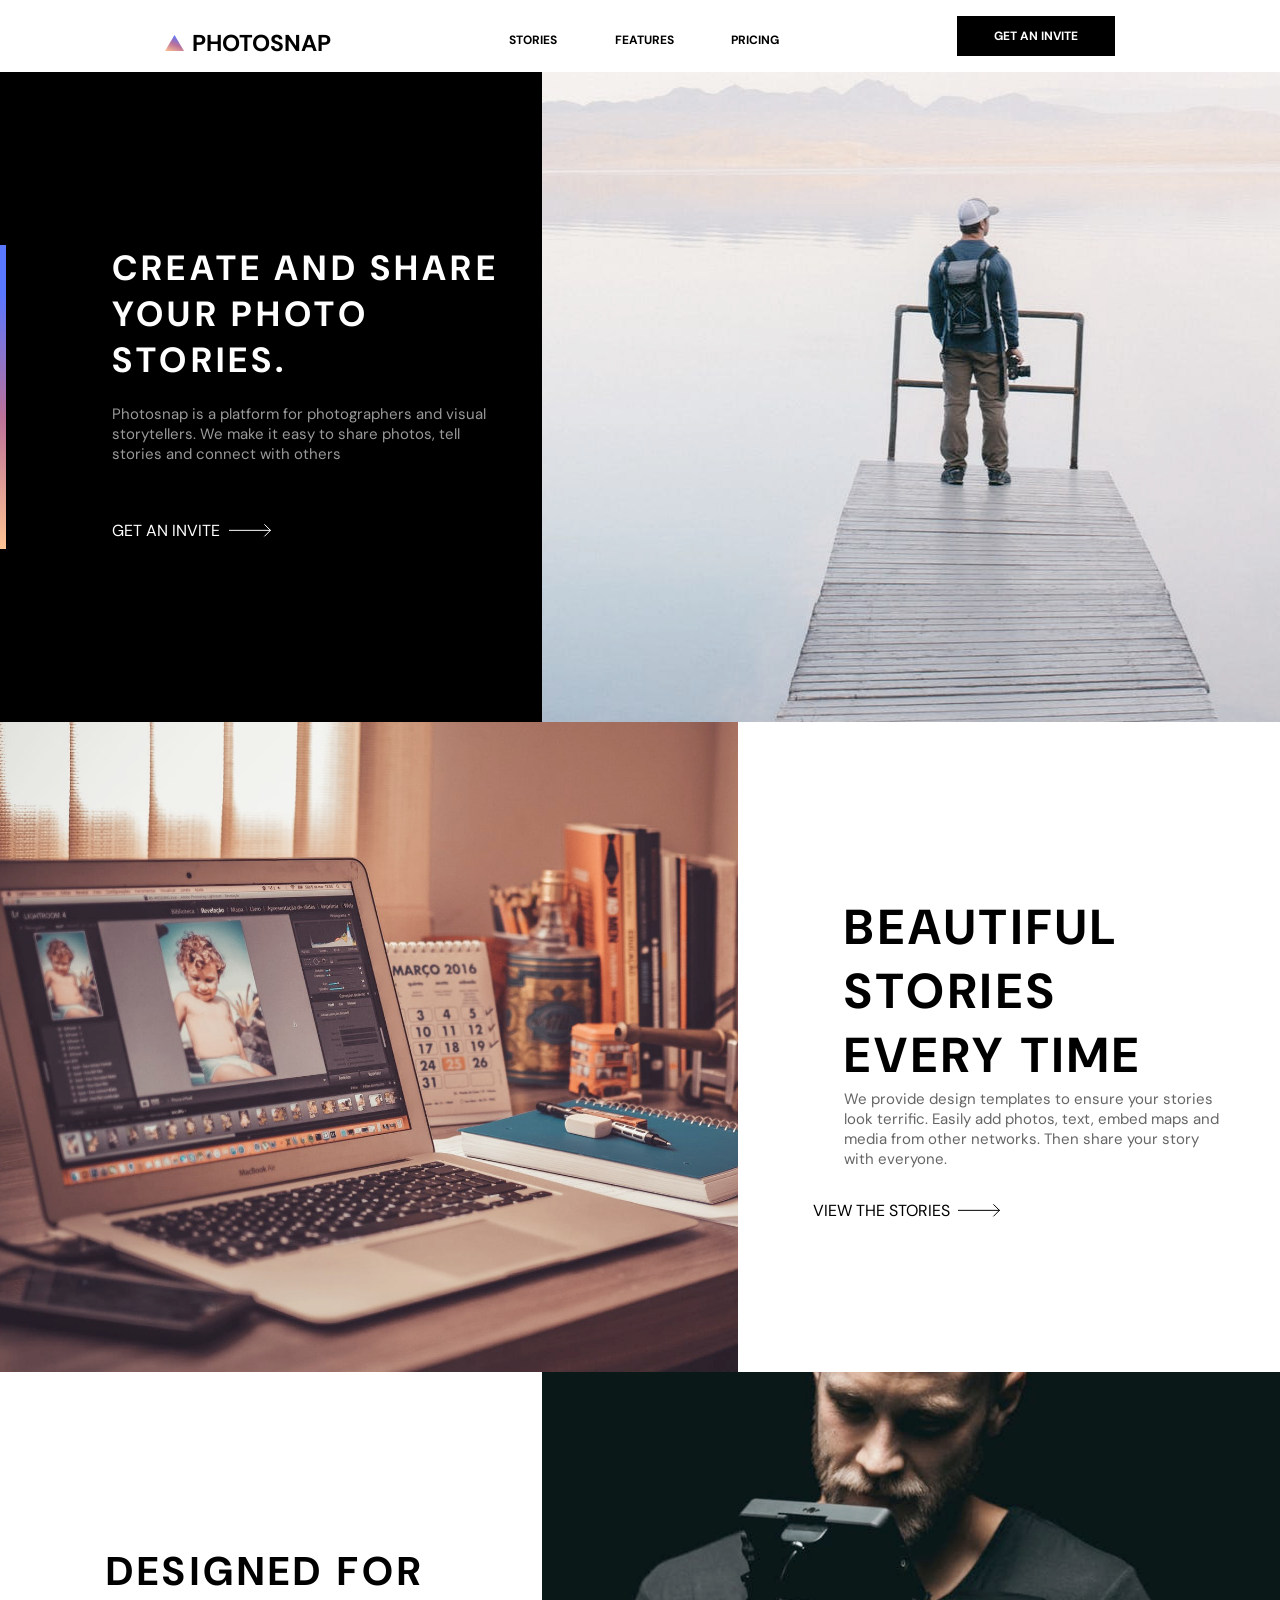
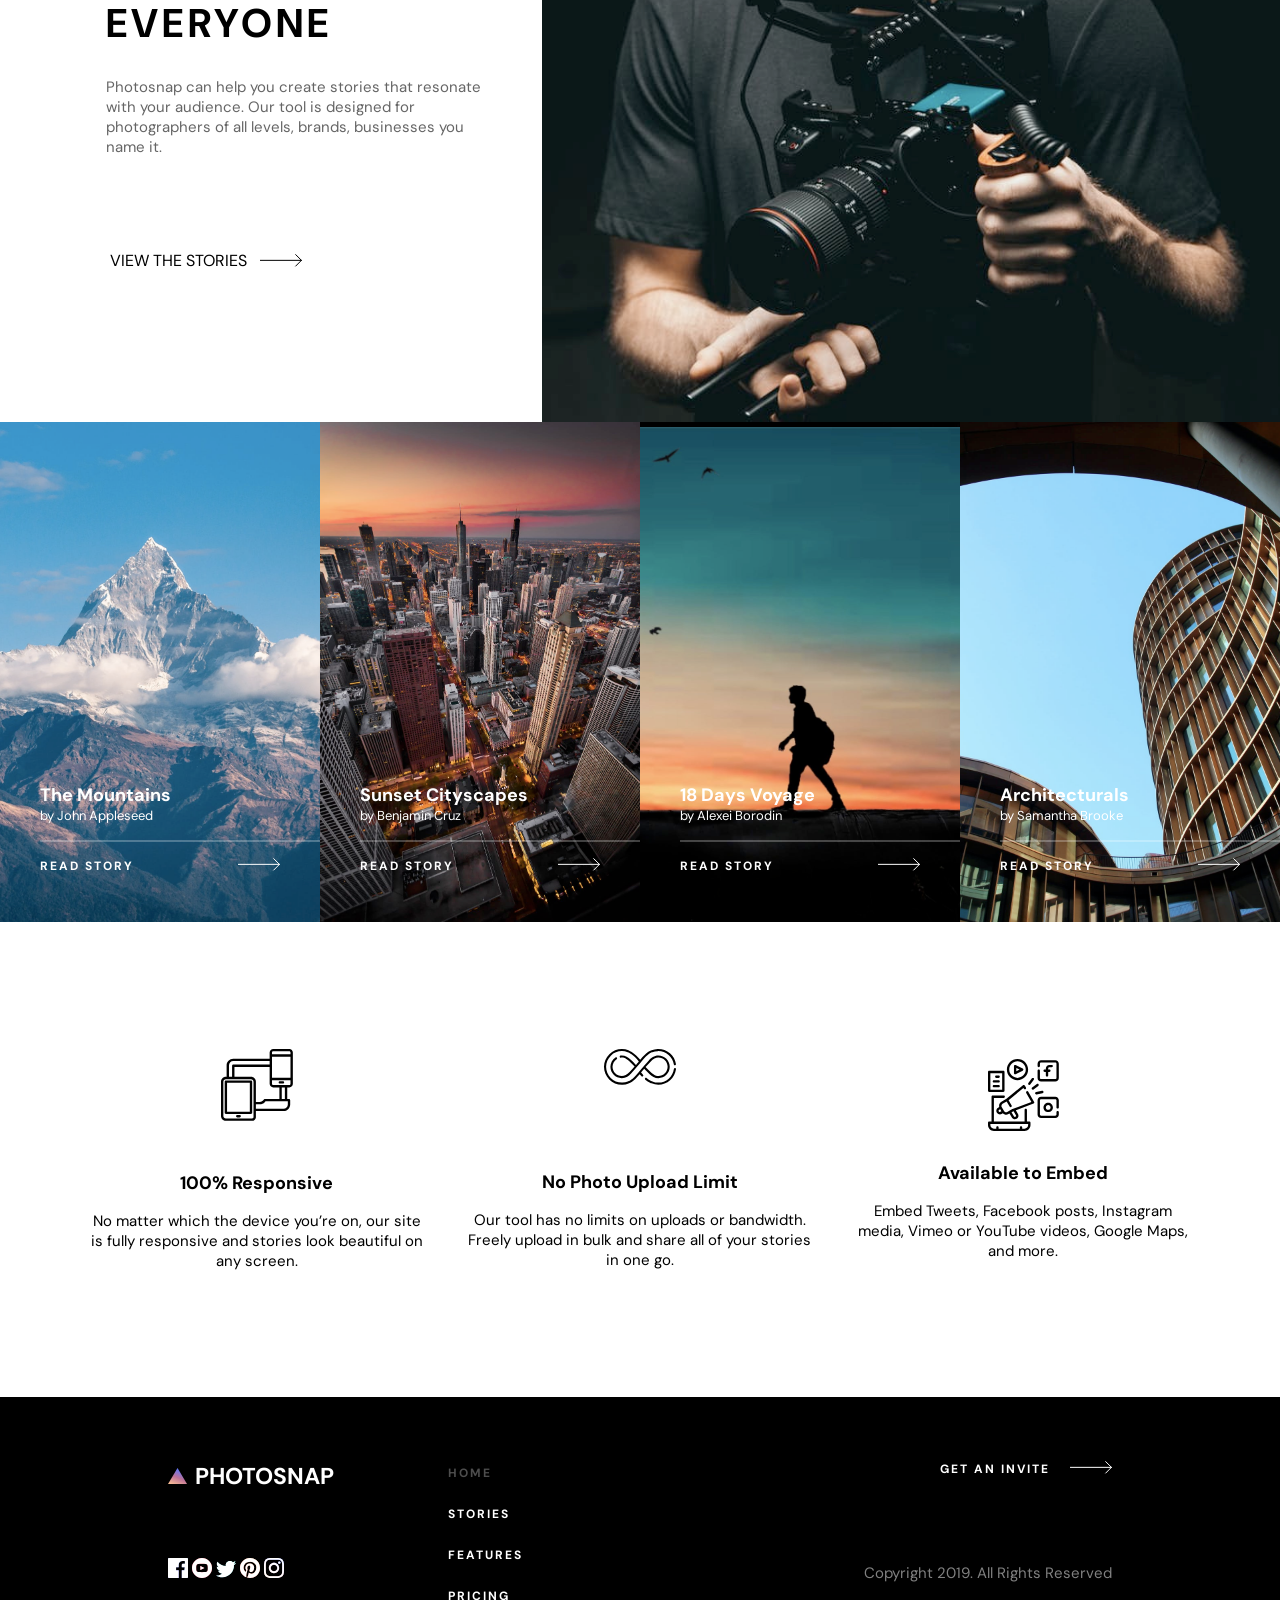
<file: index.html>
<!DOCTYPE html>
<html lang="en">

<head>
    <meta charset="UTF-8">
    <meta name="viewport" content="width=device-width, initial-scale=1.0">
    <title>HOME</title>
    <link rel="stylesheet" href="./CSS/HOME.css">
    <link rel="preconnect" href="https://fonts.googleapis.com">
    <link rel="preconnect" href="https://fonts.gstatic.com" crossorigin>
    <link
        href="https://fonts.googleapis.com/css2?family=Amiri:ital,wght@0,400;0,700;1,400;1,700&family=Arimo:ital,wght@0,400..700;1,400..700&family=DM+Sans:ital,opsz,wght@0,9..40,100..1000;1,9..40,100..1000&family=Montserrat:ital,wght@0,100..900;1,100..900&family=Rubik:ital,wght@0,300..900;1,300..900&display=swap"
        rel="stylesheet">
</head>

<body>
    <nav>
        <a href="./index.html">
            <div class="logo">
                <svg width="19" height="16" viewBox="0 0 19 16" fill="none" xmlns="http://www.w3.org/2000/svg">
                    <path fill-rule="evenodd" clip-rule="evenodd" d="M0 16L9.5 0L19 16H0Z"
                        fill="url(#paint0_linear_83_32305)" />
                    <defs>
                        <linearGradient id="paint0_linear_83_32305" x1="9.5" y1="20" x2="16.6529" y2="3.01176"
                            gradientUnits="userSpaceOnUse">
                            <stop stop-color="#FFC593" />
                            <stop offset="0.519452" stop-color="#BC7198" />
                            <stop offset="1" stop-color="#5A77FF" />
                        </linearGradient>
                    </defs>
                </svg>

                <h1>PHOTOSNAP</h1>
            </div>
        </a>

        <div class="links">
            <ul>
                <li><a href="./HTML/STORIES.html">STORIES</a></li>
                <li><a href="./HTML/FEATURES.html">FEATURES</a></li>
                <li><a href="./HTML/PRICING.html">PRICING</a></li>
            </ul>
        </div>

        <div class="btn">
            <p>GET AN INVITE</p>
        </div>

        <div class="bar">
            <svg width="20" height="6" viewBox="0 0 20 6" fill="none" xmlns="http://www.w3.org/2000/svg">
                <rect width="20" height="1" fill="black" />
                <rect y="5" width="20" height="1" fill="black" />
            </svg>
        </div>
    </nav>

    <section class="sec-one">
        <div class="ditailes">

            <div class="Rectangle"></div>

            <div class="photo">
                <h2>Create and share your photo stories.</h2>

                <p>Photosnap is a platform for photographers and visual storytellers. We make it easy to share photos,
                    tell stories and connect with others</p>
            </div>

            <div class="link">
                <a href="#">GET AN INVITE</a>
                <svg width="42" height="13" viewBox="0 0 42 13" fill="none" xmlns="http://www.w3.org/2000/svg">
                    <path d="M0 6.35358H41.864" stroke="white" />
                    <path d="M35.4282 0.353577L41.4282 6.35358L35.4282 12.3536" stroke="white" />
                </svg>
            </div>
        </div>

        <div class="image"></div>
    </section>

    <section class="sec-two">

        <div class="image"></div>

        <div class="ditailes">

            <div class="photo">
                <h2>BEAUTIFUL STORIES EVERY TIME</h2>

                <p>We provide design templates to ensure your stories look terrific. Easily add photos, text, embed maps
                    and media from other networks. Then share your story with everyone.</p>
            </div>

            <div class="link">
                <a href="./HTML/STORIES.html">VIEW THE STORIES</a>
                <svg width="42" height="13" viewBox="0 0 42 13" fill="none" xmlns="http://www.w3.org/2000/svg">
                    <g id="Group 6">
                        <path id="Path 3" d="M0 6.35352H41.864" stroke="black" />
                        <path id="Path 4" d="M35.4282 0.353516L41.4282 6.35352L35.4282 12.3535" stroke="black" />
                    </g>
                </svg>

            </div>
        </div>


    </section>

    <section class="sec-three">

        <div class="ditailes">

            <div class="photo">
                <h2>DESIGNED FOR EVERYONE</h2>

                <p>Photosnap can help you create stories that resonate with your audience. Our tool is designed for
                    photographers of all levels, brands, businesses you name it. </p>
            </div>

            <div class="link">
                <a href="./HTML/STORIES.html">VIEW THE STORIES</a>
                <svg width="42" height="13" viewBox="0 0 42 13" fill="none" xmlns="http://www.w3.org/2000/svg">
                    <g id="Group 6">
                        <path id="Path 3" d="M0 6.35352H41.864" stroke="black" />
                        <path id="Path 4" d="M35.4282 0.353516L41.4282 6.35352L35.4282 12.3535" stroke="black" />
                    </g>
                </svg>

            </div>

        </div>

        <div class="image"></div>

    </section>

    <section class="stories">
        <div class="container">
            <div class="card-one">
                <div class="content">
                    <div class="text">
                        <h3>The Mountains</h3>
                        <p>by John Appleseed</p>
                    </div>

                    <div class="line"></div>

                    <div class="read">
                        <h4>READ STORY</h4>
                        <svg width="42" height="13" viewBox="0 0 42 13" fill="none" xmlns="http://www.w3.org/2000/svg">
                            <g id="Group 6">
                                <path id="Path 3" d="M0 6.35352H41.864" stroke="white" />
                                <path id="Path 4" d="M35.4282 0.353516L41.4282 6.35352L35.4282 12.3535"
                                    stroke="white" />
                            </g>
                        </svg>
                    </div>
                </div>
                <div class="line"></div>
            </div>
            <div class="card-two">
                <div class="content">
                    <div class="text">
                        <h3>Sunset Cityscapes</h3>
                        <p>by Benjamin Cruz</p>
                    </div>

                    <div class="line"></div>

                    <div class="read">
                        <h4>READ STORY</h4>
                        <svg width="42" height="13" viewBox="0 0 42 13" fill="none" xmlns="http://www.w3.org/2000/svg">
                            <g id="Group 6">
                                <path id="Path 3" d="M0 6.35352H41.864" stroke="white" />
                                <path id="Path 4" d="M35.4282 0.353516L41.4282 6.35352L35.4282 12.3535"
                                    stroke="white" />
                            </g>
                        </svg>
                    </div>
                </div>
            </div>
            <div class="card-three">
                <div class="content">
                    <div class="text">
                        <h3>18 Days Voyage</h3>
                        <p>by Alexei Borodin</p>
                    </div>

                    <div class="line"></div>

                    <div class="read">
                        <h4>READ STORY</h4>
                        <svg width="42" height="13" viewBox="0 0 42 13" fill="none" xmlns="http://www.w3.org/2000/svg">
                            <g id="Group 6">
                                <path id="Path 3" d="M0 6.35352H41.864" stroke="white" />
                                <path id="Path 4" d="M35.4282 0.353516L41.4282 6.35352L35.4282 12.3535"
                                    stroke="white" />
                            </g>
                        </svg>
                    </div>
                </div>
            </div>
            <div class="card-four">
                <div class="content">
                    <div class="text">
                        <h3>Architecturals</h3>
                        <p>by Samantha Brooke</p>
                    </div>

                    <div class="line"></div>

                    <div class="read">
                        <h4>READ STORY</h4>
                        <svg width="42" height="13" viewBox="0 0 42 13" fill="none" xmlns="http://www.w3.org/2000/svg">
                            <g id="Group 6">
                                <path id="Path 3" d="M0 6.35352H41.864" stroke="white" />
                                <path id="Path 4" d="M35.4282 0.353516L41.4282 6.35352L35.4282 12.3535"
                                    stroke="white" />
                            </g>
                        </svg>
                    </div>
                </div>
            </div>
        </div>
    </section>

    <main>
        <div class="container">
            <div class="content-card-one">
                <svg width="72" height="72" viewBox="0 0 72 72" fill="none" xmlns="http://www.w3.org/2000/svg">
                    <path fill-rule="evenodd" clip-rule="evenodd"
                        d="M30.0123 31.491C30.666 31.491 31.195 32.0205 31.195 32.6737V63.8688C31.195 64.522 30.666 65.0515 30.0123 65.0515H4.8788C4.22563 65.0515 3.69604 64.522 3.69604 63.8688V32.6737C3.69604 32.0205 4.22563 31.491 4.8788 31.491H30.0123ZM6.06155 62.686H28.8295V33.8565H6.06155V62.686Z"
                        fill="black" />
                    <path
                        d="M18.6358 66.0864H16.2651C15.6114 66.0864 15.0824 66.616 15.0824 67.2692C15.0824 67.9223 15.6114 68.4519 16.2651 68.4519H18.6358C19.289 68.4519 19.8186 67.9223 19.8186 67.2692C19.8186 66.616 19.289 66.0864 18.6358 66.0864Z"
                        fill="black" />
                    <path fill-rule="evenodd" clip-rule="evenodd"
                        d="M68.3293 0.000222958H52.2987C50.3207 0.000222958 48.6407 1.54565 48.6407 3.52364V9.75792H12.2925C8.60213 9.7689 5.61695 12.7645 5.61811 16.4542V27.7949H4.8939C2.16803 27.7949 3.85859e-05 30.0622 3.85859e-05 32.791V66.9591C-0.00746911 68.2597 0.505942 69.5094 1.4265 70.4288C2.34648 71.3482 3.59623 71.861 4.89679 71.8524H30.9826C32.0498 71.8616 33.0738 71.4343 33.8182 70.6696C34.5609 69.9038 35.0391 68.9319 34.8912 67.8716V62.0947H62.467C66.1666 62.0883 69.1691 59.0985 69.191 55.3984V51.1692C69.1737 50.5051 68.632 49.9749 67.9678 49.9715H66.2341V38.4396H68.3293C70.3073 38.4396 71.8522 36.7608 71.8522 34.7828V3.52364C71.8632 2.58576 71.4959 1.68368 70.8323 1.02012C70.1693 0.357127 69.2667 -0.0107498 68.3293 0.000222958ZM51.0062 7.68811H69.4867V28.8298H51.0062V7.68811ZM68.3294 2.36573H52.2987C51.6253 2.36573 51.0062 2.85026 51.0062 3.52364V5.32261H69.4867V3.52364C69.4988 3.21352 69.3804 2.91206 69.161 2.69202C68.9409 2.47257 68.6395 2.35418 68.3294 2.36573ZM7.98361 16.4542C7.98072 14.0702 9.90789 12.1332 12.2925 12.1234H48.6407V15.5238H12.2197C11.5665 15.5238 11.0883 16.1181 11.0883 16.7713V27.7949H7.98361V16.4542ZM30.9826 69.4869C31.4209 69.5007 31.8454 69.3333 32.1561 69.0237C32.4414 68.7251 32.5887 68.3214 32.5627 67.9097C32.5627 67.9036 32.5537 67.9016 32.5448 67.8996C32.5358 67.8976 32.5269 67.8955 32.5269 67.8895V32.791C32.5269 31.3657 31.4273 30.1604 29.9985 30.1604H4.89679C3.47148 30.1604 2.36554 31.3657 2.36554 32.7944V66.9556C2.35688 67.6307 2.62138 68.2799 3.09841 68.7569C3.57601 69.2333 4.22572 69.4967 4.90083 69.4869H30.9826ZM30.002 27.7949H13.4538V17.8893H48.6407V34.7828C48.6707 36.7908 50.2912 38.4108 52.2987 38.4396H58.3984V49.9715H43.9963C43.6654 49.9744 43.3501 50.1153 43.1266 50.3601L42.0102 51.5539C41.1902 52.4352 40.0392 52.9336 38.8351 52.9284H34.8912V32.7875C34.8912 30.0622 32.7307 27.7949 30.002 27.7949ZM62.467 59.7292C64.8608 59.724 66.8047 57.7928 66.8255 55.3984V52.337H44.5149L43.7497 53.1536C42.4815 54.5211 40.6999 55.2967 38.8351 55.2939H34.8912V59.7292H62.467ZM63.8686 49.9715H60.7639V38.4396H63.8686V49.9715ZM52.2987 36.0741H68.3294C69.0027 36.0741 69.4867 35.4568 69.4867 34.7828V31.1953H51.0062V34.7828C51.0345 35.4845 51.5976 36.047 52.2987 36.0741Z"
                        fill="black" />
                    <path
                        d="M61.9467 32.2302H58.8419C58.1888 32.2302 57.6592 32.7598 57.6592 33.413C57.6592 34.0661 58.1888 34.5957 58.8419 34.5957H61.9467C62.6004 34.5957 63.1294 34.0661 63.1294 33.413C63.1294 32.7598 62.6004 32.2302 61.9467 32.2302Z"
                        fill="black" />
                </svg>

                <div class="content">
                    <h5>100% Responsive</h5>

                    <p>No matter which the device you’re on, our site is fully responsive and stories look beautiful on
                        any screen.</p>
                </div>
            </div>

            <div class="content-card-two">
                <svg width="72" height="36" viewBox="0 0 72 36" fill="none" xmlns="http://www.w3.org/2000/svg">
                    <path
                        d="M71.0869 19.0885C70.5088 19.0094 69.9767 19.4142 69.8978 19.992C69.3881 23.7242 67.5412 27.1574 64.6969 29.659C61.827 32.1831 58.1394 33.5731 54.3129 33.5731C52.2309 33.5731 50.2087 33.1732 48.3024 32.3843C48.2708 32.3712 48.2342 32.3584 48.2013 32.3484C48.1789 32.3417 45.9294 31.639 42.5798 28.98C42.1229 28.6174 41.4588 28.6939 41.0961 29.1506C40.7336 29.6075 40.8099 30.2717 41.2667 30.6343C44.703 33.3619 47.1172 34.2178 47.5381 34.3537C49.689 35.2371 51.9679 35.6852 54.3129 35.6852C58.653 35.6852 62.8361 34.1082 66.0918 31.2449C69.3173 28.4081 71.412 24.5132 71.9904 20.2779C72.0692 19.6998 71.6647 19.1674 71.0869 19.0885Z"
                        fill="black" />
                    <path fill-rule="evenodd" clip-rule="evenodd"
                        d="M54.3835 29.1925C50.6997 29.1926 47.9123 27.1502 45.671 25.1522C43.2559 22.9991 41.2518 20.8951 40.189 19.737C39.8392 20.1524 38.8537 21.3495 38.0494 22.3265C37.6071 22.8638 37.2196 23.3345 37.0228 23.572C37.6766 24.3295 38.3422 25.0557 39.007 25.7364C39.4146 26.1536 39.4067 26.8221 38.9895 27.2296C38.5722 27.637 37.9037 27.6292 37.4962 27.2121C36.8836 26.585 36.2713 25.9211 35.6678 25.2315C29.3517 32.9189 25.4365 34.1813 24.5636 34.3755C22.6584 35.1509 20.6447 35.5864 18.5768 35.6702C18.572 35.6705 18.5673 35.6707 18.5626 35.6708C18.5601 35.6708 18.5577 35.6709 18.5553 35.6709L17.8638 35.6849L17.8424 35.685C13.0519 35.685 8.55485 33.8126 5.17971 30.4127C1.80485 27.0131 -0.034388 22.5018 0.000487011 17.7096C0.0352214 12.9551 1.93436 8.48884 5.34789 5.13352C8.76353 1.77638 13.2616 -0.0487892 18.0236 0.000992098C20.2421 0.0230702 22.4039 0.447898 24.4491 1.26366C24.546 1.30234 24.6435 1.34059 24.7416 1.37729C25.7143 1.74095 30.6581 3.84568 36.2248 10.7753C42.6958 2.80098 46.708 1.50652 47.5915 1.30965C49.4968 0.534242 51.5104 0.0987265 53.5785 0.014914C53.5856 0.0144921 53.5928 0.0143515 53.6 0.0142108L54.2914 0.000288973L54.3128 0.000148348C58.5916 0.000148348 62.7296 1.53788 65.9649 4.32999C69.166 7.09271 71.2877 10.9028 71.9392 15.0587C72.0294 15.6348 71.6356 16.1751 71.0594 16.2655C70.4831 16.3554 69.9429 15.9619 69.8526 15.3858C69.2785 11.7235 67.4078 8.36495 64.5849 5.92876C61.7357 3.46979 58.0917 2.11459 54.3231 2.11205L53.6536 2.12555C51.8031 2.20177 50.0027 2.59721 48.3022 3.3009C48.2163 3.33648 48.1617 3.3556 48.072 3.36713C47.8595 3.41593 44.0058 4.40368 37.5085 12.5485C37.5072 12.5502 37.5058 12.5519 37.5045 12.5536C37.5014 12.5573 37.4984 12.561 37.4953 12.5647C37.4953 12.5647 30.1533 21.3098 27.1093 24.5039C25.0291 26.6868 22.0878 29.1925 17.7724 29.1925C11.514 29.1924 6.42255 24.1007 6.42255 17.8425C6.42255 14.0385 8.31452 10.5058 11.4835 8.39237C11.9689 8.06893 12.6245 8.19999 12.948 8.68515C13.2715 9.17045 13.1405 9.82604 12.6552 10.1496C10.075 11.87 8.5346 14.7457 8.5346 17.8421C8.5346 22.9358 12.6788 27.08 17.7725 27.08C20.514 27.08 22.9221 25.8359 25.5806 23.0463C27.3793 21.159 29.0353 19.3441 30.5821 17.5648C29.6036 16.4925 27.5409 14.3037 25.0791 12.1089C21.6162 9.02194 19.4425 8.60429 17.773 8.60429H17.769C17.4615 8.60429 17.1514 8.61976 16.8469 8.64999C16.2677 8.70709 15.7494 8.28395 15.6917 7.70359C15.634 7.12323 16.0578 6.60615 16.6381 6.54835C17.0115 6.51123 17.3919 6.49238 17.7685 6.49238H17.7723C21.4559 6.49238 24.2433 8.53468 26.4845 10.5327C28.8998 12.6858 30.9031 14.7891 31.9664 15.9474C32.5083 15.3039 34.8519 12.4418 34.8519 12.4418C29.3974 5.51799 24.5518 3.56077 24.0021 3.35518C23.8899 3.31313 23.7786 3.26954 23.6674 3.22524C21.865 2.50637 19.9594 2.13216 18.0027 2.11262C17.9499 2.1122 17.8964 2.11191 17.8435 2.11191C13.7089 2.11191 9.80303 3.71602 6.82853 6.63962C3.81803 9.59851 2.14319 13.5353 2.11267 17.7247C2.08174 21.9499 3.70342 25.9273 6.67877 28.9245C9.65186 31.9194 13.6126 33.5699 17.8319 33.5727L18.5017 33.5592C20.352 33.4831 22.1526 33.0877 23.853 32.384C23.9388 32.3484 23.9935 32.3294 24.0832 32.3177C24.2984 32.2684 28.2293 31.2597 34.8478 22.8831C35.0987 22.5657 42.0019 14.3753 45.0459 11.1811C47.1262 8.99832 50.0678 6.49266 54.3827 6.49266H54.3828C60.6412 6.49266 65.7327 11.5841 65.7327 17.8425C65.7327 24.0986 60.6432 29.1901 54.3872 29.1925H54.3835ZM54.3828 8.60471C51.6414 8.60457 49.2333 9.84854 46.5748 12.6383C44.7763 14.5253 43.1198 16.3404 41.5732 18.1193C42.5512 19.1914 44.614 21.3806 47.0763 23.5758C50.5391 26.6629 52.7132 27.0806 54.3827 27.0806H54.3864C59.4783 27.0786 63.6208 22.9345 63.6208 17.8426C63.6208 12.7488 59.4766 8.60471 54.3828 8.60471Z"
                        fill="black" />
                </svg>


                <div class="content">
                    <h5>No Photo Upload Limit</h5>

                    <p>Our tool has no limits on uploads or bandwidth. Freely upload in bulk and share all of your
                        stories in one go.</p>
                </div>
            </div>

            <div class="content-card-three">
                <svg width="71" height="72" viewBox="0 0 71 72" fill="none" xmlns="http://www.w3.org/2000/svg">
                    <path fill-rule="evenodd" clip-rule="evenodd"
                        d="M38.9508 62.5573H41.3115C41.9634 62.5573 42.4918 63.0858 42.4918 63.7376V66.0983C42.4918 69.3577 39.8495 71.9999 36.5902 71.9999H5.90164C2.64225 71.9999 0 69.3577 0 66.0983V63.7376C0 63.0858 0.528451 62.5573 1.18033 62.5573H3.54098V37.7704C3.54098 37.1185 4.06943 36.5901 4.72131 36.5901H15.722C16.3738 36.5901 16.9023 37.1185 16.9023 37.7704C16.9023 38.4223 16.3738 38.9507 15.722 38.9507H5.90164V62.5573H36.5902V50.9901C36.5902 50.3382 37.1186 49.8098 37.7705 49.8098C38.4224 49.8098 38.9508 50.3382 38.9508 50.9901V62.5573ZM36.5902 69.6393C38.5458 69.6393 40.1311 68.0539 40.1311 66.0983V64.918H2.36066V66.0983C2.36066 68.0539 3.94601 69.6393 5.90164 69.6393H8.26229V68.4589C8.26229 67.8071 8.79075 67.2786 9.44262 67.2786C10.0945 67.2786 10.623 67.8071 10.623 68.4589V69.6393H31.8689V68.4589C31.8689 67.8071 32.3973 67.2786 33.0492 67.2786C33.7011 67.2786 34.2295 67.8071 34.2295 68.4589V69.6393H36.5902Z"
                        fill="black" />
                    <path
                        d="M61.377 8.26227H63.7376C64.3895 8.26227 64.918 7.73382 64.918 7.08194C64.918 6.43006 64.3895 5.90161 63.7376 5.90161H61.377C59.4214 5.90161 57.836 7.48696 57.836 9.4426V10.6229H56.6557C56.0038 10.6229 55.4753 11.1514 55.4753 11.8033C55.4753 12.4551 56.0038 12.9836 56.6557 12.9836H57.836V16.5246C57.836 17.1764 58.3644 17.7049 59.0163 17.7049C59.6682 17.7049 60.1967 17.1764 60.1967 16.5246V12.9836H61.377C62.0289 12.9836 62.5573 12.4551 62.5573 11.8033C62.5573 11.1514 62.0289 10.6229 61.377 10.6229H60.1967V9.4426C60.1967 8.79072 60.7251 8.26227 61.377 8.26227Z"
                        fill="black" />
                    <path
                        d="M67.2786 1.18042H53.1147C51.1591 1.18042 49.5737 2.76577 49.5737 4.7214V7.08206C49.5737 7.73394 50.1022 8.26239 50.7541 8.26239C51.4059 8.26239 51.9344 7.73394 51.9344 7.08206V4.7214C51.9344 4.06953 52.4628 3.54108 53.1147 3.54108H67.2786C67.9305 3.54108 68.459 4.06953 68.459 4.7214V18.8853C68.459 19.5372 67.9305 20.0657 67.2786 20.0657H53.1147C52.4628 20.0657 51.9344 19.5372 51.9344 18.8853V11.8034C51.9344 11.1515 51.4059 10.623 50.7541 10.623C50.1022 10.623 49.5737 11.1515 49.5737 11.8034V18.8853C49.5737 20.841 51.1591 22.4263 53.1147 22.4263H67.2786C69.2343 22.4263 70.8196 20.841 70.8196 18.8853V4.7214C70.8196 2.76577 69.2343 1.18042 67.2786 1.18042V1.18042Z"
                        fill="black" />
                    <path fill-rule="evenodd" clip-rule="evenodd"
                        d="M60.1967 53.1147C57.5891 53.1147 55.4753 51.0009 55.4753 48.3934C55.4753 45.7859 57.5891 43.6721 60.1967 43.6721C62.8042 43.6721 64.918 45.7859 64.918 48.3934C64.918 51.0009 62.8042 53.1147 60.1967 53.1147ZM60.1967 50.7541C61.5004 50.7541 62.5573 49.6972 62.5573 48.3934C62.5573 47.0897 61.5004 46.0328 60.1967 46.0328C58.8929 46.0328 57.836 47.0897 57.836 48.3934C57.836 49.6972 58.8929 50.7541 60.1967 50.7541Z"
                        fill="black" />
                    <path
                        d="M67.2786 37.7705H53.1147C51.1591 37.7705 49.5737 39.3559 49.5737 41.3115V55.4754C49.5737 57.4311 51.1591 59.0164 53.1147 59.0164H67.2786C69.2343 59.0164 70.8196 57.4311 70.8196 55.4754V53.1148C70.8196 52.4629 70.2912 51.9344 69.6393 51.9344C68.9874 51.9344 68.459 52.4629 68.459 53.1148V55.4754C68.459 56.1273 67.9305 56.6558 67.2786 56.6558H53.1147C52.4628 56.6558 51.9344 56.1273 51.9344 55.4754V41.3115C51.9344 40.6596 52.4628 40.1312 53.1147 40.1312H67.2786C67.9305 40.1312 68.459 40.6596 68.459 41.3115V48.3935C68.459 49.0453 68.9874 49.5738 69.6393 49.5738C70.2912 49.5738 70.8196 49.0453 70.8196 48.3935V41.3115C70.8196 39.3559 69.2343 37.7705 67.2786 37.7705Z"
                        fill="black" />
                    <path fill-rule="evenodd" clip-rule="evenodd"
                        d="M27.1476 15.3443C26.9266 15.345 26.7099 15.2837 26.522 15.1673C26.1762 14.9511 25.9665 14.5718 25.9673 14.164V7.08203C25.9685 6.67294 26.1815 6.29366 26.5302 6.07965C26.8788 5.86565 27.3134 5.84744 27.6788 6.03154L34.7607 9.57252C35.1549 9.77447 35.4029 10.1801 35.4029 10.623C35.4029 11.0659 35.1549 11.4716 34.7607 11.6735L27.6788 15.2145C27.5143 15.2987 27.3324 15.3432 27.1476 15.3443ZM31.5857 10.623L28.3279 8.99416V12.2519L31.5857 10.623Z"
                        fill="black" />
                    <path fill-rule="evenodd" clip-rule="evenodd"
                        d="M40.1312 10.623C40.1312 16.4898 35.3751 21.2459 29.5082 21.2459C23.6413 21.2459 18.8853 16.4898 18.8853 10.623C18.8853 4.75606 23.6413 0 29.5082 0C35.3751 0 40.1312 4.75606 40.1312 10.623ZM37.7705 10.623C37.7705 6.05981 34.0713 2.36066 29.5082 2.36066C24.9451 2.36066 21.2459 6.05981 21.2459 10.623C21.2459 15.1861 24.9451 18.8852 29.5082 18.8852C34.0713 18.8852 37.7705 15.1861 37.7705 10.623Z"
                        fill="black" />
                    <path
                        d="M41.3115 25.9673C41.683 25.9673 42.0329 25.7924 42.2558 25.4952L45.7967 20.7738C46.1879 20.2523 46.0822 19.5125 45.5607 19.1214C45.0392 18.7303 44.2993 18.836 43.9082 19.3575L40.3672 24.0788C39.9761 24.6003 40.0818 25.3401 40.6033 25.7312C40.8076 25.8845 41.0561 25.9673 41.3115 25.9673Z"
                        fill="black" />
                    <path
                        d="M43.9083 30.2164C44.1312 30.5137 44.481 30.6886 44.8525 30.6886C45.1079 30.6886 45.3564 30.6057 45.5607 30.4525L50.282 26.9115C50.8035 26.5204 50.9092 25.7806 50.5181 25.2591C50.127 24.7376 49.3871 24.6319 48.8656 25.023L44.1443 28.564C43.6228 28.9551 43.5171 29.6949 43.9083 30.2164Z"
                        fill="black" />
                    <path
                        d="M55.4754 32.8131C55.4187 32.4969 55.2356 32.2175 54.9683 32.0393C54.7011 31.8611 54.3727 31.7996 54.059 31.8689L48.1574 33.0492C47.5055 33.1144 47.0299 33.6957 47.0951 34.3475C47.1603 34.9994 47.7416 35.475 48.3934 35.4098H48.6295L54.5312 34.2295C54.8473 34.1728 55.1268 33.9897 55.305 33.7224C55.4832 33.4551 55.5447 33.1268 55.4754 32.8131Z"
                        fill="black" />
                    <path fill-rule="evenodd" clip-rule="evenodd"
                        d="M15.3443 33.0491H1.18033C0.528451 33.0491 0 32.5207 0 31.8688V12.9836C0 12.3317 0.528451 11.8032 1.18033 11.8032H15.3443C15.9961 11.8032 16.5246 12.3317 16.5246 12.9836V31.8688C16.5246 32.5207 15.9961 33.0491 15.3443 33.0491ZM14.1639 14.1639H2.36066V30.6885H14.1639V14.1639Z"
                        fill="black" />
                    <path
                        d="M10.623 16.5247H8.26236C7.61048 16.5247 7.08203 17.0531 7.08203 17.705C7.08203 18.3569 7.61048 18.8853 8.26236 18.8853H10.623C11.2749 18.8853 11.8033 18.3569 11.8033 17.705C11.8033 17.0531 11.2749 16.5247 10.623 16.5247Z"
                        fill="black" />
                    <path
                        d="M10.6228 21.2458H5.90152C5.24964 21.2458 4.72119 21.7743 4.72119 22.4262C4.72119 23.0781 5.24964 23.6065 5.90152 23.6065H10.6228C11.2747 23.6065 11.8032 23.0781 11.8032 22.4262C11.8032 21.7743 11.2747 21.2458 10.6228 21.2458Z"
                        fill="black" />
                    <path
                        d="M10.6228 25.9673H5.90152C5.24964 25.9673 4.72119 26.4957 4.72119 27.1476C4.72119 27.7995 5.24964 28.3279 5.90152 28.3279H10.6228C11.2747 28.3279 11.8032 27.7995 11.8032 27.1476C11.8032 26.4957 11.2747 25.9673 10.6228 25.9673Z"
                        fill="black" />
                    <path fill-rule="evenodd" clip-rule="evenodd"
                        d="M40.2728 32.6952C40.0619 32.3283 39.6714 32.1018 39.2482 32.1009C38.8251 32.1001 38.4336 32.3251 38.2213 32.6911C38.009 33.0571 38.0081 33.5086 38.219 33.8755L43.4242 42.8814L24.539 49.9634H24.4564H24.3619L21.2931 51.7338L19.2511 52.9142C18.7082 53.228 18.0627 53.313 17.457 53.1502C16.8546 52.9875 16.3411 52.5928 16.0288 52.0525L13.6682 47.9686C13.0916 46.8594 13.4798 45.493 14.5534 44.8525L18.6374 42.4919L21.5882 47.6027C21.7999 47.9693 22.1917 48.1945 22.6151 48.1929C23.0376 48.1945 23.4288 47.9702 23.6408 47.6047C23.8528 47.2392 23.8532 46.7883 23.6419 46.4224L20.5967 41.1581L35.4098 28.9417L35.8937 29.7797C36.2197 30.3469 36.9437 30.5424 37.5108 30.2165C38.0779 29.8905 38.2735 29.1666 37.9475 28.5994L36.7672 26.5574C36.5921 26.2581 36.2943 26.0509 35.9528 25.9909C35.6094 25.9262 35.2549 26.0169 34.9849 26.2388L18.4603 39.8597L13.4321 42.7634C11.5763 43.8443 10.6839 46.0414 11.2603 48.1102L10.08 48.783C8.83622 49.4973 8.14614 50.8912 8.33231 52.3133C8.51848 53.7354 9.54411 54.9048 10.9298 55.2748C11.2302 55.3544 11.5397 55.3941 11.8505 55.3929C12.4714 55.3903 13.0812 55.2277 13.621 54.9207L14.8013 54.2479C15.3683 54.8337 16.0814 55.2574 16.8669 55.4755C17.2702 55.5883 17.6874 55.6439 18.1062 55.6407C18.9359 55.6426 19.7509 55.4226 20.4669 55.0034L21.4937 54.4132L23.8544 58.5089C24.8312 60.1977 26.9899 60.7782 28.6819 59.8073C29.4963 59.3381 30.0906 58.5644 30.3342 57.6567C30.5777 56.749 30.4504 55.7817 29.9803 54.9679L27.8321 51.2263L45.537 44.5811C45.862 44.4589 46.1167 44.1999 46.2334 43.8729C46.3497 43.5498 46.3195 43.1922 46.1508 42.8932L40.2728 32.6952ZM12.3934 52.867C12.1219 53.0239 11.7992 53.0664 11.4964 52.985C11.194 52.9064 10.935 52.7112 10.7764 52.442C10.6194 52.1706 10.577 51.8478 10.6583 51.545C10.7397 51.2406 10.9395 50.9813 11.2131 50.825L12.24 50.2348L13.4203 52.2768L12.3934 52.867ZM28.0446 57.0689C28.1259 56.7661 28.0835 56.4433 27.9265 56.1719L25.5777 52.1352H25.4833L23.5239 53.2565L25.8846 57.3522C26.2127 57.9099 26.9287 58.0994 27.4898 57.7771C27.761 57.6235 27.9604 57.369 28.0446 57.0689Z"
                        fill="black" />
                </svg>


                <div class="content">
                    <h5>Available to Embed</h5>

                    <p>Embed Tweets, Facebook posts, Instagram media, Vimeo or YouTube videos, Google Maps, and more.
                    </p>
                </div>
            </div>
        </div>
    </main>

    <footer>
        <div class="container">
            <div class="logo-footer">
                <a href="./index.html">
                    <div class="logo">
                        <svg width="19" height="16" viewBox="0 0 19 16" fill="none" xmlns="http://www.w3.org/2000/svg">
                            <path fill-rule="evenodd" clip-rule="evenodd" d="M0 16L9.5 0L19 16H0Z"
                                fill="url(#paint0_linear_83_32305)" />
                            <defs>
                                <linearGradient id="paint0_linear_83_32305" x1="9.5" y1="20" x2="16.6529" y2="3.01176"
                                    gradientUnits="userSpaceOnUse">
                                    <stop stop-color="#FFC593" />
                                    <stop offset="0.519452" stop-color="#BC7198" />
                                    <stop offset="1" stop-color="#5A77FF" />
                                </linearGradient>
                            </defs>
                        </svg>

                        <h1>PHOTOSNAP</h1>
                    </div>
                </a>
            </div>

            <div class="social-logos">
                <a href="#" class="facebook">
                    <svg width="20" height="20" viewBox="0 0 20 20" fill="none" xmlns="http://www.w3.org/2000/svg">
                        <path
                            d="M18.8958 0H1.10417C0.494167 0 0 0.494167 0 1.10417V18.8967C0 19.5058 0.494167 20 1.10417 20H10.6833V12.255H8.07667V9.23667H10.6833V7.01083C10.6833 4.4275 12.2608 3.02083 14.5658 3.02083C15.67 3.02083 16.6183 3.10333 16.895 3.14V5.84L15.2967 5.84083C14.0433 5.84083 13.8008 6.43667 13.8008 7.31V9.2375H16.79L16.4008 12.2558H13.8008V20H18.8975C19.5058 20 20 19.5058 20 18.8958V1.10417C20 0.494167 19.5058 0 18.8958 0Z"
                            fill="white" />
                    </svg>
                </a>

                <a href="#" class="youtube">
                    <svg width="20" height="20" viewBox="0 0 20 20" fill="none" xmlns="http://www.w3.org/2000/svg">
                        <path fill-rule="evenodd" clip-rule="evenodd"
                            d="M10 0C4.4775 0 0 4.4775 0 10C0 15.5225 4.4775 20 10 20C15.5225 20 20 15.5225 20 10C20 4.4775 15.5225 0 10 0ZM13.7008 14.0767C11.9492 14.1967 8.0475 14.1967 6.29833 14.0767C4.40167 13.9467 4.18083 13.0183 4.16667 10C4.18083 6.97583 4.40417 6.05333 6.29833 5.92333C8.0475 5.80333 11.95 5.80333 13.7008 5.92333C15.5983 6.05333 15.8183 6.98167 15.8333 10C15.8183 13.0242 15.5958 13.9467 13.7008 14.0767ZM12.4308 9.99667L8.33333 8.04833V11.9517L12.4308 9.99667Z"
                            fill="white" />
                    </svg>
                </a>

                <a href="#" class="twitter">
                    <svg width="20" height="17" viewBox="0 0 20 17" fill="none" xmlns="http://www.w3.org/2000/svg">
                        <path
                            d="M20 1.92417C19.2642 2.25083 18.4733 2.47083 17.6433 2.57C18.4908 2.0625 19.1417 1.25833 19.4475 0.3C18.655 0.77 17.7767 1.11167 16.8417 1.29583C16.0942 0.498333 15.0267 0 13.8467 0C11.1975 0 9.25083 2.47167 9.84917 5.0375C6.44 4.86667 3.41667 3.23333 1.3925 0.750833C0.3175 2.595 0.835 5.0075 2.66167 6.22917C1.99 6.2075 1.35667 6.02333 0.804167 5.71583C0.759167 7.61667 2.12167 9.395 4.095 9.79083C3.5175 9.9475 2.885 9.98417 2.24167 9.86083C2.76333 11.4908 4.27833 12.6767 6.075 12.71C4.35 14.0625 2.17667 14.6667 0 14.41C1.81583 15.5742 3.97333 16.2533 6.29 16.2533C13.9083 16.2533 18.2125 9.81917 17.9525 4.04833C18.7542 3.46917 19.45 2.74667 20 1.92417Z"
                            fill="white" />
                    </svg>
                </a>

                <a href="#" class="pinterest">
                    <svg width="20" height="20" viewBox="0 0 20 20" fill="none" xmlns="http://www.w3.org/2000/svg">
                        <path
                            d="M10 0C4.4775 0 0 4.47667 0 10C0 14.2367 2.63583 17.855 6.35583 19.3117C6.26833 18.5208 6.18917 17.3075 6.39083 16.4442C6.5725 15.6633 7.56333 11.4733 7.56333 11.4733C7.56333 11.4733 7.26417 10.8742 7.26417 9.98833C7.26417 8.59833 8.07 7.56 9.07333 7.56C9.92583 7.56 10.3383 8.20083 10.3383 8.96833C10.3383 9.82583 9.7925 11.1083 9.51 12.2975C9.27417 13.2925 10.0092 14.105 10.9908 14.105C12.7683 14.105 14.1342 12.2308 14.1342 9.52583C14.1342 7.13167 12.4142 5.4575 9.9575 5.4575C7.1125 5.4575 5.4425 7.59167 5.4425 9.79667C5.4425 10.6558 5.77333 11.5783 6.18667 12.0783C6.26833 12.1775 6.28 12.265 6.25583 12.3658L5.97833 13.4992C5.93417 13.6825 5.83333 13.7217 5.64333 13.6333C4.39417 13.0517 3.61333 11.2258 3.61333 9.75917C3.61333 6.605 5.905 3.7075 10.2208 3.7075C13.69 3.7075 16.3858 6.18 16.3858 9.48333C16.3858 12.93 14.2133 15.7033 11.1967 15.7033C10.1833 15.7033 9.23083 15.1775 8.905 14.555L8.28167 16.9325C8.05583 17.8017 7.44667 18.8908 7.03833 19.5542C7.975 19.8433 8.96917 20 10 20C15.5225 20 20 15.5225 20 10C20 4.47667 15.5225 0 10 0Z"
                            fill="white" />
                    </svg>
                </a>

                <a href="#" class="instagram">
                    <svg width="20" height="20" viewBox="0 0 20 20" fill="none" xmlns="http://www.w3.org/2000/svg">
                        <path fill-rule="evenodd" clip-rule="evenodd"
                            d="M10 0C7.28417 0 6.94417 0.0116667 5.8775 0.06C2.24583 0.226667 0.2275 2.24167 0.0608333 5.87667C0.0116667 6.94417 0 7.28417 0 10C0 12.7158 0.0116667 13.0567 0.06 14.1233C0.226667 17.755 2.24167 19.7733 5.87667 19.94C6.94417 19.9883 7.28417 20 10 20C12.7158 20 13.0567 19.9883 14.1233 19.94C17.7517 19.7733 19.775 17.7583 19.9392 14.1233C19.9883 13.0567 20 12.7158 20 10C20 7.28417 19.9883 6.94417 19.94 5.8775C19.7767 2.24917 17.7592 0.2275 14.1242 0.0608333C13.0567 0.0116667 12.7158 0 10 0ZM10 1.8025C12.67 1.8025 12.9867 1.8125 14.0417 1.86083C16.7517 1.98417 18.0175 3.27 18.1408 5.96C18.1892 7.01417 18.1983 7.33083 18.1983 10.0008C18.1983 12.6717 18.1883 12.9875 18.1408 14.0417C18.0167 16.7292 16.7542 18.0175 14.0417 18.1408C12.9867 18.1892 12.6717 18.1992 10 18.1992C7.33 18.1992 7.01333 18.1892 5.95917 18.1408C3.2425 18.0167 1.98333 16.725 1.86 14.0408C1.81167 12.9867 1.80167 12.6708 1.80167 10C1.80167 7.33 1.8125 7.01417 1.86 5.95917C1.98417 3.27 3.24667 1.98333 5.95917 1.86C7.01417 1.8125 7.33 1.8025 10 1.8025ZM4.865 10C4.865 7.16417 7.16417 4.865 10 4.865C12.8358 4.865 15.135 7.16417 15.135 10C15.135 12.8367 12.8358 15.1358 10 15.1358C7.16417 15.1358 4.865 12.8358 4.865 10ZM10 13.3333C8.15917 13.3333 6.66667 11.8417 6.66667 10C6.66667 8.15917 8.15917 6.66667 10 6.66667C11.8408 6.66667 13.3333 8.15917 13.3333 10C13.3333 11.8417 11.8408 13.3333 10 13.3333ZM14.1375 4.6625C14.1375 4 14.675 3.4625 15.3383 3.4625C16.0008 3.4625 16.5375 4 16.5375 4.6625C16.5375 5.325 16.0008 5.8625 15.3383 5.8625C14.675 5.8625 14.1375 5.325 14.1375 4.6625Z"
                            fill="white" />
                    </svg>
                </a>
            </div>

            <div class="social-logos-hover">
                <a href="#" class="facebook">
                    <svg width="20" height="20" viewBox="0 0 20 20" fill="none" xmlns="http://www.w3.org/2000/svg">
                        <path id="Path"
                            d="M18.8958 0H1.10417C0.494167 0 0 0.494167 0 1.10417V18.8967C0 19.5058 0.494167 20 1.10417 20H10.6833V12.255H8.07667V9.23667H10.6833V7.01083C10.6833 4.4275 12.2608 3.02083 14.5658 3.02083C15.67 3.02083 16.6183 3.10333 16.895 3.14V5.84L15.2967 5.84083C14.0433 5.84083 13.8008 6.43667 13.8008 7.31V9.2375H16.79L16.4008 12.2558H13.8008V20H18.8975C19.5058 20 20 19.5058 20 18.8958V1.10417C20 0.494167 19.5058 0 18.8958 0Z"
                            fill="url(#paint0_linear_83_31881)" />
                        <defs>
                            <linearGradient id="paint0_linear_83_31881" x1="10" y1="-10" x2="-10" y2="10"
                                gradientUnits="userSpaceOnUse">
                                <stop stop-color="#63AFDB" />
                                <stop offset="1" stop-color="#6028F1" />
                            </linearGradient>
                        </defs>
                    </svg>
                </a>

                <a href="#" class="youtube">
                    <svg width="20" height="20" viewBox="0 0 20 20" fill="none" xmlns="http://www.w3.org/2000/svg">
                        <path id="Shape" fill-rule="evenodd" clip-rule="evenodd"
                            d="M10 0C4.4775 0 0 4.4775 0 10C0 15.5225 4.4775 20 10 20C15.5225 20 20 15.5225 20 10C20 4.4775 15.5225 0 10 0ZM13.7008 14.0767C11.9492 14.1967 8.0475 14.1967 6.29833 14.0767C4.40167 13.9467 4.18083 13.0183 4.16667 10C4.18083 6.97583 4.40417 6.05333 6.29833 5.92333C8.0475 5.80333 11.95 5.80333 13.7008 5.92333C15.5983 6.05333 15.8183 6.98167 15.8333 10C15.8183 13.0242 15.5958 13.9467 13.7008 14.0767ZM12.4308 9.99667L8.33333 8.04833V11.9517L12.4308 9.99667Z"
                            fill="url(#paint0_linear_83_31890)" />
                        <defs>
                            <linearGradient id="paint0_linear_83_31890" x1="10" y1="30" x2="30" y2="10"
                                gradientUnits="userSpaceOnUse">
                                <stop stop-color="#D3205A" />
                                <stop offset="1" stop-color="#FF5A5A" />
                            </linearGradient>
                        </defs>
                    </svg>
                </a>

                <a href="#" class="twitter">
                    <svg width="20" height="17" viewBox="0 0 20 17" fill="none" xmlns="http://www.w3.org/2000/svg">
                        <path id="Path"
                            d="M20 1.92417C19.2642 2.25083 18.4733 2.47083 17.6433 2.57C18.4908 2.0625 19.1417 1.25833 19.4475 0.3C18.655 0.77 17.7767 1.11167 16.8417 1.29583C16.0942 0.498333 15.0267 0 13.8467 0C11.1975 0 9.25083 2.47167 9.84917 5.0375C6.44 4.86667 3.41667 3.23333 1.3925 0.750833C0.3175 2.595 0.835 5.0075 2.66167 6.22917C1.99 6.2075 1.35667 6.02333 0.804167 5.71583C0.759167 7.61667 2.12167 9.395 4.095 9.79083C3.5175 9.9475 2.885 9.98417 2.24167 9.86083C2.76333 11.4908 4.27833 12.6767 6.075 12.71C4.35 14.0625 2.17667 14.6667 0 14.41C1.81583 15.5742 3.97333 16.2533 6.29 16.2533C13.9083 16.2533 18.2125 9.81917 17.9525 4.04833C18.7542 3.46917 19.45 2.74667 20 1.92417Z"
                            fill="url(#paint0_linear_83_31889)" />
                        <defs>
                            <linearGradient id="paint0_linear_83_31889" x1="10" y1="-8.12667" x2="-5.90981" y2="11.4506"
                                gradientUnits="userSpaceOnUse">
                                <stop stop-color="#65FFEB" />
                                <stop offset="1" stop-color="#27718A" />
                            </linearGradient>
                        </defs>
                    </svg>
                </a>

                <a href="#" class="pinterest">
                    <svg width="20" height="20" viewBox="0 0 20 20" fill="none" xmlns="http://www.w3.org/2000/svg">
                        <path id="Path"
                            d="M10 0C4.4775 0 0 4.47667 0 10C0 14.2367 2.63583 17.855 6.35583 19.3117C6.26833 18.5208 6.18917 17.3075 6.39083 16.4442C6.5725 15.6633 7.56333 11.4733 7.56333 11.4733C7.56333 11.4733 7.26417 10.8742 7.26417 9.98833C7.26417 8.59833 8.07 7.56 9.07333 7.56C9.92583 7.56 10.3383 8.20083 10.3383 8.96833C10.3383 9.82583 9.7925 11.1083 9.51 12.2975C9.27417 13.2925 10.0092 14.105 10.9908 14.105C12.7683 14.105 14.1342 12.2308 14.1342 9.52583C14.1342 7.13167 12.4142 5.4575 9.9575 5.4575C7.1125 5.4575 5.4425 7.59167 5.4425 9.79667C5.4425 10.6558 5.77333 11.5783 6.18667 12.0783C6.26833 12.1775 6.28 12.265 6.25583 12.3658L5.97833 13.4992C5.93417 13.6825 5.83333 13.7217 5.64333 13.6333C4.39417 13.0517 3.61333 11.2258 3.61333 9.75917C3.61333 6.605 5.905 3.7075 10.2208 3.7075C13.69 3.7075 16.3858 6.18 16.3858 9.48333C16.3858 12.93 14.2133 15.7033 11.1967 15.7033C10.1833 15.7033 9.23083 15.1775 8.905 14.555L8.28167 16.9325C8.05583 17.8017 7.44667 18.8908 7.03833 19.5542C7.975 19.8433 8.96917 20 10 20C15.5225 20 20 15.5225 20 10C20 4.47667 15.5225 0 10 0Z"
                            fill="url(#paint0_linear_83_31888)" />
                        <defs>
                            <linearGradient id="paint0_linear_83_31888" x1="10" y1="-10" x2="-10" y2="10"
                                gradientUnits="userSpaceOnUse">
                                <stop stop-color="#F6C683" />
                                <stop offset="1" stop-color="#DE3838" />
                            </linearGradient>
                        </defs>
                    </svg>
                </a>

                <a href="#" class="instagram">
                    <svg width="20" height="20" viewBox="0 0 20 20" fill="none" xmlns="http://www.w3.org/2000/svg">
                        <path id="Shape" fill-rule="evenodd" clip-rule="evenodd"
                            d="M10 0C7.28417 0 6.94417 0.0116667 5.8775 0.06C2.24583 0.226667 0.2275 2.24167 0.0608333 5.87667C0.0116667 6.94417 0 7.28417 0 10C0 12.7158 0.0116667 13.0567 0.06 14.1233C0.226667 17.755 2.24167 19.7733 5.87667 19.94C6.94417 19.9883 7.28417 20 10 20C12.7158 20 13.0567 19.9883 14.1233 19.94C17.7517 19.7733 19.775 17.7583 19.9392 14.1233C19.9883 13.0567 20 12.7158 20 10C20 7.28417 19.9883 6.94417 19.94 5.8775C19.7767 2.24917 17.7592 0.2275 14.1242 0.0608333C13.0567 0.0116667 12.7158 0 10 0ZM10 1.8025C12.67 1.8025 12.9867 1.8125 14.0417 1.86083C16.7517 1.98417 18.0175 3.27 18.1408 5.96C18.1892 7.01417 18.1983 7.33083 18.1983 10.0008C18.1983 12.6717 18.1883 12.9875 18.1408 14.0417C18.0167 16.7292 16.7542 18.0175 14.0417 18.1408C12.9867 18.1892 12.6717 18.1992 10 18.1992C7.33 18.1992 7.01333 18.1892 5.95917 18.1408C3.2425 18.0167 1.98333 16.725 1.86 14.0408C1.81167 12.9867 1.80167 12.6708 1.80167 10C1.80167 7.33 1.8125 7.01417 1.86 5.95917C1.98417 3.27 3.24667 1.98333 5.95917 1.86C7.01417 1.8125 7.33 1.8025 10 1.8025ZM4.865 10C4.865 7.16417 7.16417 4.865 10 4.865C12.8358 4.865 15.135 7.16417 15.135 10C15.135 12.8367 12.8358 15.1358 10 15.1358C7.16417 15.1358 4.865 12.8358 4.865 10ZM10 13.3333C8.15917 13.3333 6.66667 11.8417 6.66667 10C6.66667 8.15917 8.15917 6.66667 10 6.66667C11.8408 6.66667 13.3333 8.15917 13.3333 10C13.3333 11.8417 11.8408 13.3333 10 13.3333ZM14.1375 4.6625C14.1375 4 14.675 3.4625 15.3383 3.4625C16.0008 3.4625 16.5375 4 16.5375 4.6625C16.5375 5.325 16.0008 5.8625 15.3383 5.8625C14.675 5.8625 14.1375 5.325 14.1375 4.6625Z"
                            fill="url(#paint0_linear_83_31882)" />
                        <defs>
                            <linearGradient id="paint0_linear_83_31882" x1="10" y1="25" x2="20" y2="5"
                                gradientUnits="userSpaceOnUse">
                                <stop stop-color="#FFC593" />
                                <stop offset="0.519452" stop-color="#BC7198" />
                                <stop offset="1" stop-color="#5A77FF" />
                            </linearGradient>
                        </defs>
                    </svg>
                </a>
            </div>

            <div class="links">
                <ul>
                    <li><a href="./index.html" class="active">Home</a></li>
                    <li><a href="./HTML/STORIES.html">STORIES</a></li>
                    <li><a href="./HTML/FEATURES.html">FEATURES</a></li>
                    <li><a href="./HTML/PRICING.html">PRICING</a></li>
                </ul>
            </div>

            <div class="invite">
                <p>GET AN INVITE</p>
                <svg width="42" height="13" viewBox="0 0 42 13" fill="none" xmlns="http://www.w3.org/2000/svg">
                    <path d="M0 6.35352H41.864" stroke="white" />
                    <path d="M35.4282 0.353516L41.4282 6.35352L35.4282 12.3535" stroke="white" />
                </svg>

            </div>

            <div class="info">
                <p>Copyright 2019. All Rights Reserved</p>
            </div>
        </div>
    </footer>
</body>

</html>
</file>
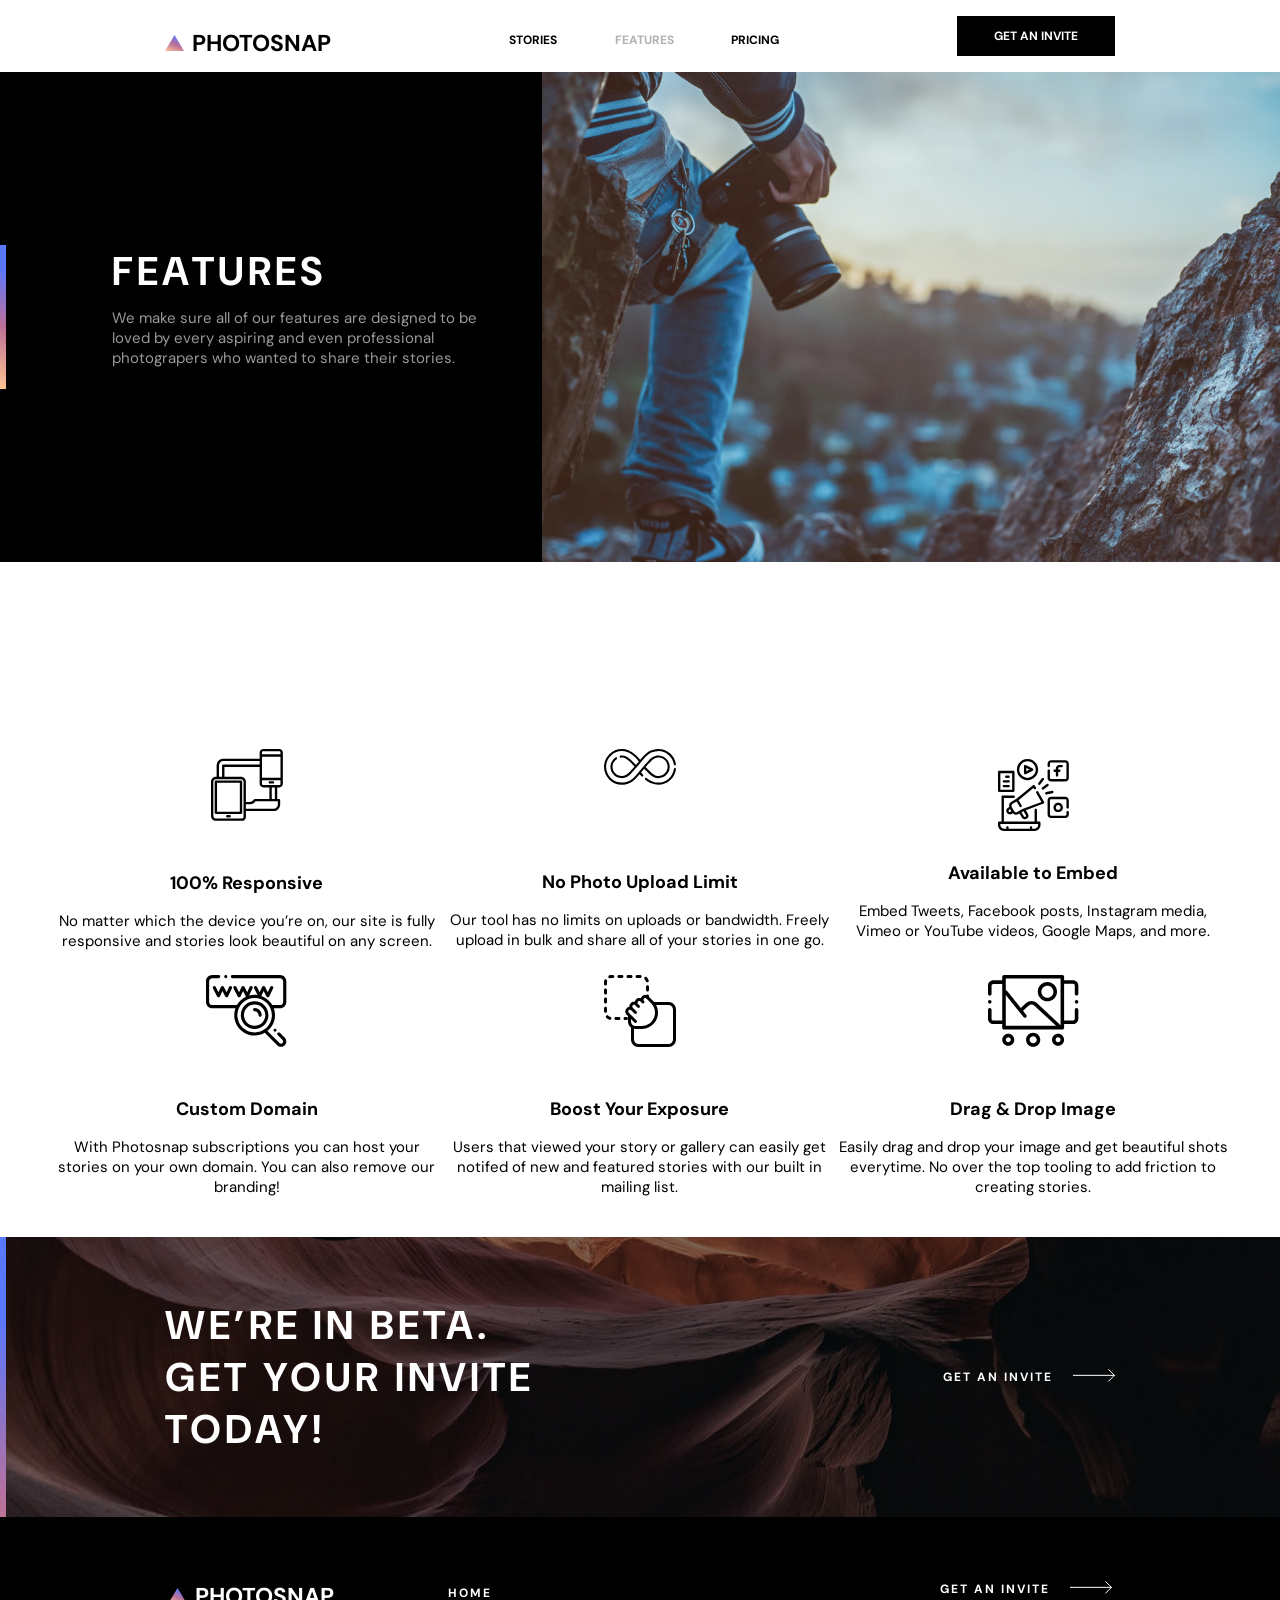
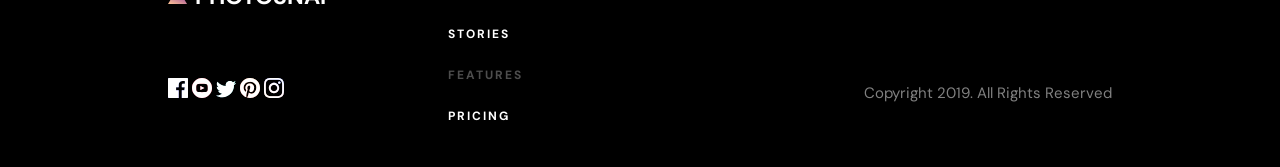
<file: HTML/FEATURES.html>
<!DOCTYPE html>
<html lang="en">

<head>
    <meta charset="UTF-8">
    <meta name="viewport" content="width=device-width, initial-scale=1.0">
    <title>FEATURES</title>
    <link rel="stylesheet" href="../CSS/FEATURES.css">
    <link rel="preconnect" href="https://fonts.googleapis.com">
    <link rel="preconnect" href="https://fonts.gstatic.com" crossorigin>
    <link
        href="https://fonts.googleapis.com/css2?family=Amiri:ital,wght@0,400;0,700;1,400;1,700&family=Arimo:ital,wght@0,400..700;1,400..700&family=DM+Sans:ital,opsz,wght@0,9..40,100..1000;1,9..40,100..1000&family=Montserrat:ital,wght@0,100..900;1,100..900&family=Rubik:ital,wght@0,300..900;1,300..900&display=swap"
        rel="stylesheet">
</head>

<body>
    <nav>
        <a href="../index.html">
            <div class="logo">
                <svg width="19" height="16" viewBox="0 0 19 16" fill="none" xmlns="http://www.w3.org/2000/svg">
                    <path fill-rule="evenodd" clip-rule="evenodd" d="M0 16L9.5 0L19 16H0Z"
                        fill="url(#paint0_linear_83_32305)" />
                    <defs>
                        <linearGradient id="paint0_linear_83_32305" x1="9.5" y1="20" x2="16.6529" y2="3.01176"
                            gradientUnits="userSpaceOnUse">
                            <stop stop-color="#FFC593" />
                            <stop offset="0.519452" stop-color="#BC7198" />
                            <stop offset="1" stop-color="#5A77FF" />
                        </linearGradient>
                    </defs>
                </svg>

                <h1>PHOTOSNAP</h1>
            </div>
        </a>

        <div class="links">
            <ul>
                <li><a href="../HTML/STORIES.html">STORIES</a></li>
                <li><a href="../HTML/FEATURES.html" class="active">FEATURES</a></li>
                <li><a href="../HTML/PRICING.html">PRICING</a></li>
            </ul>
        </div>

        <div class="btn">
            <p>GET AN INVITE</p>
        </div>

        <div class="bar">
            <svg width="20" height="6" viewBox="0 0 20 6" fill="none" xmlns="http://www.w3.org/2000/svg">
                <rect width="20" height="1" fill="black" />
                <rect y="5" width="20" height="1" fill="black" />
            </svg>
        </div>
    </nav>

    <section class="sec-one">
        <div class="ditailes">

            <div class="Rectangle"></div>

            <div class="photo">
                <h2>FEATURES</h2>

                <p>We make sure all of our features are designed to be loved by every aspiring and even professional
                    photograpers who wanted to share their stories.</p>
            </div>
        </div>

        <div class="image"></div>
    </section>

    <main>
        <div class="container">
            <div class="content-card-one">
                <svg width="72" height="72" viewBox="0 0 72 72" fill="none" xmlns="http://www.w3.org/2000/svg">
                    <path fill-rule="evenodd" clip-rule="evenodd"
                        d="M30.0123 31.491C30.666 31.491 31.195 32.0205 31.195 32.6737V63.8688C31.195 64.522 30.666 65.0515 30.0123 65.0515H4.8788C4.22563 65.0515 3.69604 64.522 3.69604 63.8688V32.6737C3.69604 32.0205 4.22563 31.491 4.8788 31.491H30.0123ZM6.06155 62.686H28.8295V33.8565H6.06155V62.686Z"
                        fill="black" />
                    <path
                        d="M18.6358 66.0864H16.2651C15.6114 66.0864 15.0824 66.616 15.0824 67.2692C15.0824 67.9223 15.6114 68.4519 16.2651 68.4519H18.6358C19.289 68.4519 19.8186 67.9223 19.8186 67.2692C19.8186 66.616 19.289 66.0864 18.6358 66.0864Z"
                        fill="black" />
                    <path fill-rule="evenodd" clip-rule="evenodd"
                        d="M68.3293 0.000222958H52.2987C50.3207 0.000222958 48.6407 1.54565 48.6407 3.52364V9.75792H12.2925C8.60213 9.7689 5.61695 12.7645 5.61811 16.4542V27.7949H4.8939C2.16803 27.7949 3.85859e-05 30.0622 3.85859e-05 32.791V66.9591C-0.00746911 68.2597 0.505942 69.5094 1.4265 70.4288C2.34648 71.3482 3.59623 71.861 4.89679 71.8524H30.9826C32.0498 71.8616 33.0738 71.4343 33.8182 70.6696C34.5609 69.9038 35.0391 68.9319 34.8912 67.8716V62.0947H62.467C66.1666 62.0883 69.1691 59.0985 69.191 55.3984V51.1692C69.1737 50.5051 68.632 49.9749 67.9678 49.9715H66.2341V38.4396H68.3293C70.3073 38.4396 71.8522 36.7608 71.8522 34.7828V3.52364C71.8632 2.58576 71.4959 1.68368 70.8323 1.02012C70.1693 0.357127 69.2667 -0.0107498 68.3293 0.000222958ZM51.0062 7.68811H69.4867V28.8298H51.0062V7.68811ZM68.3294 2.36573H52.2987C51.6253 2.36573 51.0062 2.85026 51.0062 3.52364V5.32261H69.4867V3.52364C69.4988 3.21352 69.3804 2.91206 69.161 2.69202C68.9409 2.47257 68.6395 2.35418 68.3294 2.36573ZM7.98361 16.4542C7.98072 14.0702 9.90789 12.1332 12.2925 12.1234H48.6407V15.5238H12.2197C11.5665 15.5238 11.0883 16.1181 11.0883 16.7713V27.7949H7.98361V16.4542ZM30.9826 69.4869C31.4209 69.5007 31.8454 69.3333 32.1561 69.0237C32.4414 68.7251 32.5887 68.3214 32.5627 67.9097C32.5627 67.9036 32.5537 67.9016 32.5448 67.8996C32.5358 67.8976 32.5269 67.8955 32.5269 67.8895V32.791C32.5269 31.3657 31.4273 30.1604 29.9985 30.1604H4.89679C3.47148 30.1604 2.36554 31.3657 2.36554 32.7944V66.9556C2.35688 67.6307 2.62138 68.2799 3.09841 68.7569C3.57601 69.2333 4.22572 69.4967 4.90083 69.4869H30.9826ZM30.002 27.7949H13.4538V17.8893H48.6407V34.7828C48.6707 36.7908 50.2912 38.4108 52.2987 38.4396H58.3984V49.9715H43.9963C43.6654 49.9744 43.3501 50.1153 43.1266 50.3601L42.0102 51.5539C41.1902 52.4352 40.0392 52.9336 38.8351 52.9284H34.8912V32.7875C34.8912 30.0622 32.7307 27.7949 30.002 27.7949ZM62.467 59.7292C64.8608 59.724 66.8047 57.7928 66.8255 55.3984V52.337H44.5149L43.7497 53.1536C42.4815 54.5211 40.6999 55.2967 38.8351 55.2939H34.8912V59.7292H62.467ZM63.8686 49.9715H60.7639V38.4396H63.8686V49.9715ZM52.2987 36.0741H68.3294C69.0027 36.0741 69.4867 35.4568 69.4867 34.7828V31.1953H51.0062V34.7828C51.0345 35.4845 51.5976 36.047 52.2987 36.0741Z"
                        fill="black" />
                    <path
                        d="M61.9467 32.2302H58.8419C58.1888 32.2302 57.6592 32.7598 57.6592 33.413C57.6592 34.0661 58.1888 34.5957 58.8419 34.5957H61.9467C62.6004 34.5957 63.1294 34.0661 63.1294 33.413C63.1294 32.7598 62.6004 32.2302 61.9467 32.2302Z"
                        fill="black" />
                </svg>

                <div class="content">
                    <h3>100% Responsive</h3>

                    <p>No matter which the device you’re on, our site is fully responsive and stories look beautiful on
                        any screen.</p>
                </div>
            </div>

            <div class="content-card-two">
                <svg width="72" height="36" viewBox="0 0 72 36" fill="none" xmlns="http://www.w3.org/2000/svg">
                    <path
                        d="M71.0869 19.0885C70.5088 19.0094 69.9767 19.4142 69.8978 19.992C69.3881 23.7242 67.5412 27.1574 64.6969 29.659C61.827 32.1831 58.1394 33.5731 54.3129 33.5731C52.2309 33.5731 50.2087 33.1732 48.3024 32.3843C48.2708 32.3712 48.2342 32.3584 48.2013 32.3484C48.1789 32.3417 45.9294 31.639 42.5798 28.98C42.1229 28.6174 41.4588 28.6939 41.0961 29.1506C40.7336 29.6075 40.8099 30.2717 41.2667 30.6343C44.703 33.3619 47.1172 34.2178 47.5381 34.3537C49.689 35.2371 51.9679 35.6852 54.3129 35.6852C58.653 35.6852 62.8361 34.1082 66.0918 31.2449C69.3173 28.4081 71.412 24.5132 71.9904 20.2779C72.0692 19.6998 71.6647 19.1674 71.0869 19.0885Z"
                        fill="black" />
                    <path fill-rule="evenodd" clip-rule="evenodd"
                        d="M54.3835 29.1925C50.6997 29.1926 47.9123 27.1502 45.671 25.1522C43.2559 22.9991 41.2518 20.8951 40.189 19.737C39.8392 20.1524 38.8537 21.3495 38.0494 22.3265C37.6071 22.8638 37.2196 23.3345 37.0228 23.572C37.6766 24.3295 38.3422 25.0557 39.007 25.7364C39.4146 26.1536 39.4067 26.8221 38.9895 27.2296C38.5722 27.637 37.9037 27.6292 37.4962 27.2121C36.8836 26.585 36.2713 25.9211 35.6678 25.2315C29.3517 32.9189 25.4365 34.1813 24.5636 34.3755C22.6584 35.1509 20.6447 35.5864 18.5768 35.6702C18.572 35.6705 18.5673 35.6707 18.5626 35.6708C18.5601 35.6708 18.5577 35.6709 18.5553 35.6709L17.8638 35.6849L17.8424 35.685C13.0519 35.685 8.55485 33.8126 5.17971 30.4127C1.80485 27.0131 -0.034388 22.5018 0.000487011 17.7096C0.0352214 12.9551 1.93436 8.48884 5.34789 5.13352C8.76353 1.77638 13.2616 -0.0487892 18.0236 0.000992098C20.2421 0.0230702 22.4039 0.447898 24.4491 1.26366C24.546 1.30234 24.6435 1.34059 24.7416 1.37729C25.7143 1.74095 30.6581 3.84568 36.2248 10.7753C42.6958 2.80098 46.708 1.50652 47.5915 1.30965C49.4968 0.534242 51.5104 0.0987265 53.5785 0.014914C53.5856 0.0144921 53.5928 0.0143515 53.6 0.0142108L54.2914 0.000288973L54.3128 0.000148348C58.5916 0.000148348 62.7296 1.53788 65.9649 4.32999C69.166 7.09271 71.2877 10.9028 71.9392 15.0587C72.0294 15.6348 71.6356 16.1751 71.0594 16.2655C70.4831 16.3554 69.9429 15.9619 69.8526 15.3858C69.2785 11.7235 67.4078 8.36495 64.5849 5.92876C61.7357 3.46979 58.0917 2.11459 54.3231 2.11205L53.6536 2.12555C51.8031 2.20177 50.0027 2.59721 48.3022 3.3009C48.2163 3.33648 48.1617 3.3556 48.072 3.36713C47.8595 3.41593 44.0058 4.40368 37.5085 12.5485C37.5072 12.5502 37.5058 12.5519 37.5045 12.5536C37.5014 12.5573 37.4984 12.561 37.4953 12.5647C37.4953 12.5647 30.1533 21.3098 27.1093 24.5039C25.0291 26.6868 22.0878 29.1925 17.7724 29.1925C11.514 29.1924 6.42255 24.1007 6.42255 17.8425C6.42255 14.0385 8.31452 10.5058 11.4835 8.39237C11.9689 8.06893 12.6245 8.19999 12.948 8.68515C13.2715 9.17045 13.1405 9.82604 12.6552 10.1496C10.075 11.87 8.5346 14.7457 8.5346 17.8421C8.5346 22.9358 12.6788 27.08 17.7725 27.08C20.514 27.08 22.9221 25.8359 25.5806 23.0463C27.3793 21.159 29.0353 19.3441 30.5821 17.5648C29.6036 16.4925 27.5409 14.3037 25.0791 12.1089C21.6162 9.02194 19.4425 8.60429 17.773 8.60429H17.769C17.4615 8.60429 17.1514 8.61976 16.8469 8.64999C16.2677 8.70709 15.7494 8.28395 15.6917 7.70359C15.634 7.12323 16.0578 6.60615 16.6381 6.54835C17.0115 6.51123 17.3919 6.49238 17.7685 6.49238H17.7723C21.4559 6.49238 24.2433 8.53468 26.4845 10.5327C28.8998 12.6858 30.9031 14.7891 31.9664 15.9474C32.5083 15.3039 34.8519 12.4418 34.8519 12.4418C29.3974 5.51799 24.5518 3.56077 24.0021 3.35518C23.8899 3.31313 23.7786 3.26954 23.6674 3.22524C21.865 2.50637 19.9594 2.13216 18.0027 2.11262C17.9499 2.1122 17.8964 2.11191 17.8435 2.11191C13.7089 2.11191 9.80303 3.71602 6.82853 6.63962C3.81803 9.59851 2.14319 13.5353 2.11267 17.7247C2.08174 21.9499 3.70342 25.9273 6.67877 28.9245C9.65186 31.9194 13.6126 33.5699 17.8319 33.5727L18.5017 33.5592C20.352 33.4831 22.1526 33.0877 23.853 32.384C23.9388 32.3484 23.9935 32.3294 24.0832 32.3177C24.2984 32.2684 28.2293 31.2597 34.8478 22.8831C35.0987 22.5657 42.0019 14.3753 45.0459 11.1811C47.1262 8.99832 50.0678 6.49266 54.3827 6.49266H54.3828C60.6412 6.49266 65.7327 11.5841 65.7327 17.8425C65.7327 24.0986 60.6432 29.1901 54.3872 29.1925H54.3835ZM54.3828 8.60471C51.6414 8.60457 49.2333 9.84854 46.5748 12.6383C44.7763 14.5253 43.1198 16.3404 41.5732 18.1193C42.5512 19.1914 44.614 21.3806 47.0763 23.5758C50.5391 26.6629 52.7132 27.0806 54.3827 27.0806H54.3864C59.4783 27.0786 63.6208 22.9345 63.6208 17.8426C63.6208 12.7488 59.4766 8.60471 54.3828 8.60471Z"
                        fill="black" />
                </svg>


                <div class="content">
                    <h3>No Photo Upload Limit</h3>

                    <p>Our tool has no limits on uploads or bandwidth. Freely upload in bulk and share all of your
                        stories in one go.</p>
                </div>
            </div>

            <div class="content-card-three">
                <svg width="71" height="72" viewBox="0 0 71 72" fill="none" xmlns="http://www.w3.org/2000/svg">
                    <path fill-rule="evenodd" clip-rule="evenodd"
                        d="M38.9508 62.5573H41.3115C41.9634 62.5573 42.4918 63.0858 42.4918 63.7376V66.0983C42.4918 69.3577 39.8495 71.9999 36.5902 71.9999H5.90164C2.64225 71.9999 0 69.3577 0 66.0983V63.7376C0 63.0858 0.528451 62.5573 1.18033 62.5573H3.54098V37.7704C3.54098 37.1185 4.06943 36.5901 4.72131 36.5901H15.722C16.3738 36.5901 16.9023 37.1185 16.9023 37.7704C16.9023 38.4223 16.3738 38.9507 15.722 38.9507H5.90164V62.5573H36.5902V50.9901C36.5902 50.3382 37.1186 49.8098 37.7705 49.8098C38.4224 49.8098 38.9508 50.3382 38.9508 50.9901V62.5573ZM36.5902 69.6393C38.5458 69.6393 40.1311 68.0539 40.1311 66.0983V64.918H2.36066V66.0983C2.36066 68.0539 3.94601 69.6393 5.90164 69.6393H8.26229V68.4589C8.26229 67.8071 8.79075 67.2786 9.44262 67.2786C10.0945 67.2786 10.623 67.8071 10.623 68.4589V69.6393H31.8689V68.4589C31.8689 67.8071 32.3973 67.2786 33.0492 67.2786C33.7011 67.2786 34.2295 67.8071 34.2295 68.4589V69.6393H36.5902Z"
                        fill="black" />
                    <path
                        d="M61.377 8.26227H63.7376C64.3895 8.26227 64.918 7.73382 64.918 7.08194C64.918 6.43006 64.3895 5.90161 63.7376 5.90161H61.377C59.4214 5.90161 57.836 7.48696 57.836 9.4426V10.6229H56.6557C56.0038 10.6229 55.4753 11.1514 55.4753 11.8033C55.4753 12.4551 56.0038 12.9836 56.6557 12.9836H57.836V16.5246C57.836 17.1764 58.3644 17.7049 59.0163 17.7049C59.6682 17.7049 60.1967 17.1764 60.1967 16.5246V12.9836H61.377C62.0289 12.9836 62.5573 12.4551 62.5573 11.8033C62.5573 11.1514 62.0289 10.6229 61.377 10.6229H60.1967V9.4426C60.1967 8.79072 60.7251 8.26227 61.377 8.26227Z"
                        fill="black" />
                    <path
                        d="M67.2786 1.18042H53.1147C51.1591 1.18042 49.5737 2.76577 49.5737 4.7214V7.08206C49.5737 7.73394 50.1022 8.26239 50.7541 8.26239C51.4059 8.26239 51.9344 7.73394 51.9344 7.08206V4.7214C51.9344 4.06953 52.4628 3.54108 53.1147 3.54108H67.2786C67.9305 3.54108 68.459 4.06953 68.459 4.7214V18.8853C68.459 19.5372 67.9305 20.0657 67.2786 20.0657H53.1147C52.4628 20.0657 51.9344 19.5372 51.9344 18.8853V11.8034C51.9344 11.1515 51.4059 10.623 50.7541 10.623C50.1022 10.623 49.5737 11.1515 49.5737 11.8034V18.8853C49.5737 20.841 51.1591 22.4263 53.1147 22.4263H67.2786C69.2343 22.4263 70.8196 20.841 70.8196 18.8853V4.7214C70.8196 2.76577 69.2343 1.18042 67.2786 1.18042V1.18042Z"
                        fill="black" />
                    <path fill-rule="evenodd" clip-rule="evenodd"
                        d="M60.1967 53.1147C57.5891 53.1147 55.4753 51.0009 55.4753 48.3934C55.4753 45.7859 57.5891 43.6721 60.1967 43.6721C62.8042 43.6721 64.918 45.7859 64.918 48.3934C64.918 51.0009 62.8042 53.1147 60.1967 53.1147ZM60.1967 50.7541C61.5004 50.7541 62.5573 49.6972 62.5573 48.3934C62.5573 47.0897 61.5004 46.0328 60.1967 46.0328C58.8929 46.0328 57.836 47.0897 57.836 48.3934C57.836 49.6972 58.8929 50.7541 60.1967 50.7541Z"
                        fill="black" />
                    <path
                        d="M67.2786 37.7705H53.1147C51.1591 37.7705 49.5737 39.3559 49.5737 41.3115V55.4754C49.5737 57.4311 51.1591 59.0164 53.1147 59.0164H67.2786C69.2343 59.0164 70.8196 57.4311 70.8196 55.4754V53.1148C70.8196 52.4629 70.2912 51.9344 69.6393 51.9344C68.9874 51.9344 68.459 52.4629 68.459 53.1148V55.4754C68.459 56.1273 67.9305 56.6558 67.2786 56.6558H53.1147C52.4628 56.6558 51.9344 56.1273 51.9344 55.4754V41.3115C51.9344 40.6596 52.4628 40.1312 53.1147 40.1312H67.2786C67.9305 40.1312 68.459 40.6596 68.459 41.3115V48.3935C68.459 49.0453 68.9874 49.5738 69.6393 49.5738C70.2912 49.5738 70.8196 49.0453 70.8196 48.3935V41.3115C70.8196 39.3559 69.2343 37.7705 67.2786 37.7705Z"
                        fill="black" />
                    <path fill-rule="evenodd" clip-rule="evenodd"
                        d="M27.1476 15.3443C26.9266 15.345 26.7099 15.2837 26.522 15.1673C26.1762 14.9511 25.9665 14.5718 25.9673 14.164V7.08203C25.9685 6.67294 26.1815 6.29366 26.5302 6.07965C26.8788 5.86565 27.3134 5.84744 27.6788 6.03154L34.7607 9.57252C35.1549 9.77447 35.4029 10.1801 35.4029 10.623C35.4029 11.0659 35.1549 11.4716 34.7607 11.6735L27.6788 15.2145C27.5143 15.2987 27.3324 15.3432 27.1476 15.3443ZM31.5857 10.623L28.3279 8.99416V12.2519L31.5857 10.623Z"
                        fill="black" />
                    <path fill-rule="evenodd" clip-rule="evenodd"
                        d="M40.1312 10.623C40.1312 16.4898 35.3751 21.2459 29.5082 21.2459C23.6413 21.2459 18.8853 16.4898 18.8853 10.623C18.8853 4.75606 23.6413 0 29.5082 0C35.3751 0 40.1312 4.75606 40.1312 10.623ZM37.7705 10.623C37.7705 6.05981 34.0713 2.36066 29.5082 2.36066C24.9451 2.36066 21.2459 6.05981 21.2459 10.623C21.2459 15.1861 24.9451 18.8852 29.5082 18.8852C34.0713 18.8852 37.7705 15.1861 37.7705 10.623Z"
                        fill="black" />
                    <path
                        d="M41.3115 25.9673C41.683 25.9673 42.0329 25.7924 42.2558 25.4952L45.7967 20.7738C46.1879 20.2523 46.0822 19.5125 45.5607 19.1214C45.0392 18.7303 44.2993 18.836 43.9082 19.3575L40.3672 24.0788C39.9761 24.6003 40.0818 25.3401 40.6033 25.7312C40.8076 25.8845 41.0561 25.9673 41.3115 25.9673Z"
                        fill="black" />
                    <path
                        d="M43.9083 30.2164C44.1312 30.5137 44.481 30.6886 44.8525 30.6886C45.1079 30.6886 45.3564 30.6057 45.5607 30.4525L50.282 26.9115C50.8035 26.5204 50.9092 25.7806 50.5181 25.2591C50.127 24.7376 49.3871 24.6319 48.8656 25.023L44.1443 28.564C43.6228 28.9551 43.5171 29.6949 43.9083 30.2164Z"
                        fill="black" />
                    <path
                        d="M55.4754 32.8131C55.4187 32.4969 55.2356 32.2175 54.9683 32.0393C54.7011 31.8611 54.3727 31.7996 54.059 31.8689L48.1574 33.0492C47.5055 33.1144 47.0299 33.6957 47.0951 34.3475C47.1603 34.9994 47.7416 35.475 48.3934 35.4098H48.6295L54.5312 34.2295C54.8473 34.1728 55.1268 33.9897 55.305 33.7224C55.4832 33.4551 55.5447 33.1268 55.4754 32.8131Z"
                        fill="black" />
                    <path fill-rule="evenodd" clip-rule="evenodd"
                        d="M15.3443 33.0491H1.18033C0.528451 33.0491 0 32.5207 0 31.8688V12.9836C0 12.3317 0.528451 11.8032 1.18033 11.8032H15.3443C15.9961 11.8032 16.5246 12.3317 16.5246 12.9836V31.8688C16.5246 32.5207 15.9961 33.0491 15.3443 33.0491ZM14.1639 14.1639H2.36066V30.6885H14.1639V14.1639Z"
                        fill="black" />
                    <path
                        d="M10.623 16.5247H8.26236C7.61048 16.5247 7.08203 17.0531 7.08203 17.705C7.08203 18.3569 7.61048 18.8853 8.26236 18.8853H10.623C11.2749 18.8853 11.8033 18.3569 11.8033 17.705C11.8033 17.0531 11.2749 16.5247 10.623 16.5247Z"
                        fill="black" />
                    <path
                        d="M10.6228 21.2458H5.90152C5.24964 21.2458 4.72119 21.7743 4.72119 22.4262C4.72119 23.0781 5.24964 23.6065 5.90152 23.6065H10.6228C11.2747 23.6065 11.8032 23.0781 11.8032 22.4262C11.8032 21.7743 11.2747 21.2458 10.6228 21.2458Z"
                        fill="black" />
                    <path
                        d="M10.6228 25.9673H5.90152C5.24964 25.9673 4.72119 26.4957 4.72119 27.1476C4.72119 27.7995 5.24964 28.3279 5.90152 28.3279H10.6228C11.2747 28.3279 11.8032 27.7995 11.8032 27.1476C11.8032 26.4957 11.2747 25.9673 10.6228 25.9673Z"
                        fill="black" />
                    <path fill-rule="evenodd" clip-rule="evenodd"
                        d="M40.2728 32.6952C40.0619 32.3283 39.6714 32.1018 39.2482 32.1009C38.8251 32.1001 38.4336 32.3251 38.2213 32.6911C38.009 33.0571 38.0081 33.5086 38.219 33.8755L43.4242 42.8814L24.539 49.9634H24.4564H24.3619L21.2931 51.7338L19.2511 52.9142C18.7082 53.228 18.0627 53.313 17.457 53.1502C16.8546 52.9875 16.3411 52.5928 16.0288 52.0525L13.6682 47.9686C13.0916 46.8594 13.4798 45.493 14.5534 44.8525L18.6374 42.4919L21.5882 47.6027C21.7999 47.9693 22.1917 48.1945 22.6151 48.1929C23.0376 48.1945 23.4288 47.9702 23.6408 47.6047C23.8528 47.2392 23.8532 46.7883 23.6419 46.4224L20.5967 41.1581L35.4098 28.9417L35.8937 29.7797C36.2197 30.3469 36.9437 30.5424 37.5108 30.2165C38.0779 29.8905 38.2735 29.1666 37.9475 28.5994L36.7672 26.5574C36.5921 26.2581 36.2943 26.0509 35.9528 25.9909C35.6094 25.9262 35.2549 26.0169 34.9849 26.2388L18.4603 39.8597L13.4321 42.7634C11.5763 43.8443 10.6839 46.0414 11.2603 48.1102L10.08 48.783C8.83622 49.4973 8.14614 50.8912 8.33231 52.3133C8.51848 53.7354 9.54411 54.9048 10.9298 55.2748C11.2302 55.3544 11.5397 55.3941 11.8505 55.3929C12.4714 55.3903 13.0812 55.2277 13.621 54.9207L14.8013 54.2479C15.3683 54.8337 16.0814 55.2574 16.8669 55.4755C17.2702 55.5883 17.6874 55.6439 18.1062 55.6407C18.9359 55.6426 19.7509 55.4226 20.4669 55.0034L21.4937 54.4132L23.8544 58.5089C24.8312 60.1977 26.9899 60.7782 28.6819 59.8073C29.4963 59.3381 30.0906 58.5644 30.3342 57.6567C30.5777 56.749 30.4504 55.7817 29.9803 54.9679L27.8321 51.2263L45.537 44.5811C45.862 44.4589 46.1167 44.1999 46.2334 43.8729C46.3497 43.5498 46.3195 43.1922 46.1508 42.8932L40.2728 32.6952ZM12.3934 52.867C12.1219 53.0239 11.7992 53.0664 11.4964 52.985C11.194 52.9064 10.935 52.7112 10.7764 52.442C10.6194 52.1706 10.577 51.8478 10.6583 51.545C10.7397 51.2406 10.9395 50.9813 11.2131 50.825L12.24 50.2348L13.4203 52.2768L12.3934 52.867ZM28.0446 57.0689C28.1259 56.7661 28.0835 56.4433 27.9265 56.1719L25.5777 52.1352H25.4833L23.5239 53.2565L25.8846 57.3522C26.2127 57.9099 26.9287 58.0994 27.4898 57.7771C27.761 57.6235 27.9604 57.369 28.0446 57.0689Z"
                        fill="black" />
                </svg>


                <div class="content">
                    <h3>Available to Embed</h3>

                    <p>Embed Tweets, Facebook posts, Instagram media, Vimeo or YouTube videos, Google Maps, and more.
                    </p>
                </div>
            </div>

            <div class="content-card-one">
                <svg width="81" height="72" viewBox="0 0 81 72" fill="none" xmlns="http://www.w3.org/2000/svg">
                    <g id="001-www">
                        <path id="Shape" fill-rule="evenodd" clip-rule="evenodd"
                            d="M34.8242 40.1568C34.8242 32.5453 41.0166 26.3529 48.6281 26.3529C56.2397 26.3529 62.4321 32.5453 62.4321 40.1568C62.4321 47.7683 56.2397 53.9607 48.6281 53.9607C41.0166 53.9607 34.8242 47.7683 34.8242 40.1568ZM37.9615 40.1568C37.9615 46.0386 42.7464 50.8235 48.6281 50.8235C54.5099 50.8235 59.2948 46.0386 59.2948 40.1568C59.2948 34.2751 54.5099 29.4902 48.6281 29.4902C42.7464 29.4902 37.9615 34.2751 37.9615 40.1568Z"
                            fill="black" />
                        <path id="Path"
                            d="M48.6282 33.0986C47.7618 33.0986 47.0596 33.8008 47.0596 34.6673C47.0596 35.5337 47.7618 36.2359 48.6282 36.2359C50.79 36.2359 52.5492 37.9951 52.5492 40.1568C52.5492 41.0233 53.2514 41.7255 54.1178 41.7255C54.9842 41.7255 55.6864 41.0233 55.6864 40.1568C55.6864 36.2647 52.5204 33.0986 48.6282 33.0986Z"
                            fill="black" />
                        <path id="Path_2"
                            d="M9.67007 11.8278C9.27178 11.0588 8.32571 10.758 7.5561 11.1556C6.78649 11.5539 6.48563 12.5006 6.88392 13.2702L11.1063 21.4271C11.3796 21.9553 11.9323 22.2782 12.523 22.2745C13.1174 22.2653 13.656 21.9209 13.9133 21.3848L16.4697 16.0625L19.246 21.4271C19.5163 21.9479 20.0536 22.2745 20.6394 22.2745H20.6627C21.2577 22.2653 21.7957 21.9209 22.0536 21.3848L25.9709 13.2279C26.3459 12.4473 26.0169 11.5098 25.2362 11.1348C24.455 10.7598 23.5181 11.0888 23.1431 11.8701L20.5867 17.1924L17.8098 11.8278C17.5365 11.2996 16.985 10.9755 16.3937 10.9804C15.7987 10.9896 15.2601 11.3339 15.0028 11.8701L12.447 17.1924L9.67007 11.8278Z"
                            fill="black" />
                        <path id="Path_3"
                            d="M19.763 3.13725C20.176 3.13725 20.5804 2.96936 20.872 2.6777C21.1643 2.38603 21.3316 1.981 21.3316 1.56863C21.3316 1.15625 21.1643 0.751225 20.872 0.459559C20.5804 0.167892 20.176 0 19.763 0C19.3506 0 18.9462 0.167892 18.6545 0.459559C18.3622 0.751225 18.1943 1.15625 18.1943 1.56863C18.1943 1.981 18.3622 2.38603 18.6545 2.6777C18.9462 2.96936 19.3506 3.13725 19.763 3.13725Z"
                            fill="black" />
                        <path id="Shape_2" fill-rule="evenodd" clip-rule="evenodd"
                            d="M80.3137 6.27451V26.9804C80.3137 30.44 77.4994 33.2549 74.0392 33.2549H67.8168C68.595 35.4118 69.0202 37.7353 69.0202 40.1569C69.0202 46.5637 66.0496 52.2886 61.4148 56.0294L73.4522 68.0674C74.3027 68.9179 75.6869 68.9179 76.5374 68.0674C77.3879 67.2163 77.3879 65.8321 76.5374 64.9816L71.6458 60.0895C71.0331 59.4767 71.0331 58.4841 71.6458 57.8713C72.258 57.2586 73.2512 57.2592 73.864 57.8713L78.7555 62.7629C80.8297 64.837 80.8297 68.2114 78.7555 70.2855C77.7188 71.3223 76.3566 71.8407 74.9945 71.8407C73.6324 71.8407 72.2702 71.3223 71.2335 70.2855L58.7837 57.8358C55.7917 59.5613 52.3229 60.549 48.6281 60.549C37.3836 60.549 28.2359 51.4013 28.2359 40.1569C28.2359 37.7353 28.6612 35.4118 29.4393 33.2549H6.27451C2.81495 33.2549 0 30.4406 0 26.9804V6.27451C0 2.81495 2.81495 0 6.27451 0H12.7047C13.5711 0 14.2733 0.702206 14.2733 1.56863C14.2733 2.43505 13.5711 3.13725 12.7047 3.13725H6.27451C4.54473 3.13725 3.13725 4.54473 3.13725 6.27451V26.9804C3.13725 28.7102 4.54473 30.1176 6.27451 30.1176H30.8842C32.9718 26.4424 36.1679 23.4767 40.0147 21.6765C39.9528 21.5987 39.8958 21.5172 39.8493 21.4271L37.0729 16.0631L34.5165 21.3848C34.2592 21.921 33.7206 22.2653 33.1262 22.2745C32.5331 22.2782 31.9828 21.9553 31.7096 21.4271L27.4871 13.2702C27.0888 12.5006 27.3897 11.5545 28.1593 11.1562C28.9289 10.758 29.875 11.0588 30.2733 11.8278L33.0502 17.1924L35.606 11.8701C35.8634 11.3339 36.402 10.9896 36.9963 10.981C37.5913 10.9755 38.1397 11.2996 38.413 11.8278L41.19 17.1924L43.7463 11.8701C44.1207 11.0888 45.0582 10.7598 45.8388 11.1354C46.6201 11.5104 46.9491 12.4473 46.5741 13.2279L43.0637 20.5368C44.8333 20.0343 46.7004 19.7647 48.6287 19.7647C49.6244 19.7647 50.6036 19.8382 51.5613 19.9767L48.0895 13.2702C47.6918 12.5006 47.992 11.5545 48.7616 11.1562C49.5312 10.758 50.4779 11.0588 50.8762 11.8278L53.6526 17.1924L56.2089 11.8701C56.4663 11.3339 57.0043 10.9896 57.5993 10.981C58.1918 10.9755 58.7426 11.2996 59.0159 11.8278L61.7929 17.1924L64.3487 11.8701C64.7237 11.0888 65.6611 10.7598 66.4418 11.1354C67.2224 11.5104 67.5515 12.4473 67.1765 13.2279L63.2592 21.3848C63.0018 21.921 62.4632 22.2653 61.8689 22.2745H61.845C61.2592 22.2745 60.7218 21.9485 60.4522 21.4271L57.6752 16.0631L55.3499 20.9044C60.0417 22.5472 63.9553 25.8585 66.3762 30.1244C66.4203 30.1207 66.4645 30.1176 66.5098 30.1176H74.0392C75.769 30.1176 77.1765 28.7102 77.1765 26.9804V6.27451C77.1765 4.54473 75.769 3.13725 74.0392 3.13725H26.3511C25.4853 3.13725 24.7825 2.43505 24.7825 1.56863C24.7825 0.702206 25.4853 0 26.3511 0H74.0392C77.4988 0 80.3137 2.81495 80.3137 6.27451ZM31.3732 40.1569C31.3732 49.671 39.114 57.4118 48.6281 57.4118C58.1428 57.4118 65.883 49.671 65.883 40.1569C65.883 30.6428 58.1422 22.902 48.6281 22.902C39.114 22.902 31.3732 30.6428 31.3732 40.1569Z"
                            fill="black" />
                        <path id="Path_4"
                            d="M67.9244 54.1507C67.6327 54.4424 67.4648 54.8468 67.4648 55.2598C67.4648 55.6722 67.6327 56.0766 67.9244 56.3689C68.2179 56.6605 68.6211 56.8284 69.0335 56.8284C69.4458 56.8284 69.8509 56.6605 70.1425 56.3689C70.436 56.0766 70.6021 55.6722 70.6021 55.2598C70.6021 54.8468 70.436 54.4424 70.1425 54.1507C69.8509 53.8591 69.4477 53.6912 69.0335 53.6912C68.6211 53.6912 68.2161 53.8591 67.9244 54.1507Z"
                            fill="black" />
                    </g>
                </svg>


                <div class="content">
                    <h3>Custom Domain</h3>

                    <p>With Photosnap subscriptions you can host your stories on your own domain. You can also remove
                        our branding!</p>
                </div>
            </div>

            <div class="content-card-one">
                <svg width="72" height="72" viewBox="0 0 72 72" fill="none" xmlns="http://www.w3.org/2000/svg">
                    <g id="001-drag">
                        <path id="Path"
                            d="M64.5 27H49.5C48.672 27 48 27.672 48 28.5C48 29.328 48.672 30.0001 49.5 30.0001H64.5C66.9811 30.0001 69 32.019 69 34.5001V64.5C69 66.9811 66.9811 69 64.5 69H34.5C32.0189 69 30 66.9811 30 64.5V52.5001C30 51.6721 29.3279 51 28.4999 51C27.6719 51 27 51.672 27 52.5V64.4999C27 68.634 30.366 72 34.5 72H64.4999C68.634 72 72 68.634 72 64.5V34.5C72 30.366 68.634 27 64.5 27Z"
                            fill="black" />
                        <path id="Path_2"
                            d="M22.5001 42H21C20.172 42 19.5 42.672 19.5 43.5C19.5 44.328 20.172 45 21 45H22.5001C23.3281 45 24.0001 44.3279 24.0001 43.4999C24.0001 42.6719 23.3281 42 22.5001 42Z"
                            fill="black" />
                        <g id="Group">
                            <path id="Path_3"
                                d="M8.82247 0H7.49947C6.78256 0 6.07452 0.101953 5.39347 0.299953C4.59852 0.533953 4.14247 1.368 4.37352 2.16295C4.56547 2.817 5.16552 3.24 5.81352 3.24C5.95456 3.24 6.09547 3.222 6.23652 3.17995C6.64447 3.06 7.06747 2.99995 7.49947 2.99995H8.82247C9.65342 2.99995 10.3225 2.32791 10.3225 1.49991C10.3225 0.671906 9.65047 0 8.82247 0Z"
                                fill="black" />
                            <path id="Path_4"
                                d="M2.99995 36.171V33.138C2.99995 32.31 2.32791 31.6379 1.49991 31.6379C0.671906 31.6379 0 32.31 0 33.138V36.171C0 36.999 0.672047 37.671 1.50005 37.671C2.32805 37.671 2.99995 36.999 2.99995 36.171Z"
                                fill="black" />
                            <path id="Path_5"
                                d="M1.50005 28.572C2.32805 28.572 3.00009 27.9 3.00009 27.072V24.039C3.00009 23.211 2.32805 22.5389 1.50005 22.5389C0.672047 22.5389 0 23.211 0 24.039V27.072C0 27.9 0.672047 28.572 1.50005 28.572Z"
                                fill="black" />
                            <path id="Path_6"
                                d="M1.50005 10.377C2.32805 10.377 3.00009 9.70496 3.00009 8.87696V7.49996C3.00009 7.08301 3.05705 6.67196 3.16814 6.27596C3.39314 5.47791 2.93119 4.64991 2.13314 4.42491C1.34114 4.18796 0.507094 4.65891 0.282094 5.45991C0.0960469 6.12296 0 6.81005 0 7.49996V8.87696C0 9.70496 0.672047 10.377 1.50005 10.377Z"
                                fill="black" />
                            <path id="Path_7"
                                d="M1.50005 19.476C2.32805 19.476 3.00009 18.8039 3.00009 17.9759V14.9429C3.00009 14.1149 2.32805 13.4429 1.50005 13.4429C0.672047 13.4429 0 14.1149 0 14.9429V17.9759C0 18.8039 0.672047 19.476 1.50005 19.476Z"
                                fill="black" />
                            <path id="Path_8"
                                d="M6.27031 41.829C5.54426 41.622 4.87235 41.229 4.33235 40.6921C3.74735 40.1071 2.79631 40.1131 2.21131 40.6981C1.62631 41.2861 1.62926 42.2371 2.21735 42.8192C3.11735 43.7162 4.23631 44.3701 5.45131 44.7152C5.58926 44.7542 5.72735 44.7722 5.86235 44.7722C6.51331 44.7722 7.11631 44.3431 7.30235 43.6832C7.53031 42.885 7.06821 42.054 6.27031 41.829Z"
                                fill="black" />
                            <path id="Path_9"
                                d="M43.2566 7.30805C43.3946 7.30805 43.5356 7.29005 43.6767 7.24505C44.4716 7.01105 44.9306 6.1801 44.6966 5.385C44.3427 4.17295 43.6767 3.06005 42.7736 2.16595C42.1856 1.58391 41.2346 1.587 40.6525 2.17791C40.0705 2.76586 40.0765 3.71691 40.6645 4.29895C41.2045 4.83895 41.6065 5.50495 41.8165 6.22791C42.0087 6.8821 42.6057 7.30805 43.2566 7.30805Z"
                                fill="black" />
                            <path id="Path_10"
                                d="M36.117 0H33.084C32.256 0 31.584 0.672047 31.584 1.50005C31.584 2.32805 32.256 3.00009 33.084 3.00009H36.117C36.945 3.00009 37.6171 2.32805 37.6171 1.50005C37.6171 0.672047 36.945 0 36.117 0Z"
                                fill="black" />
                            <path id="Path_11"
                                d="M14.9373 42H11.9043C11.0763 42 10.4043 42.672 10.4043 43.5C10.4043 44.328 11.0763 45 11.9043 45H14.9373C15.7653 45 16.4374 44.3279 16.4374 43.4999C16.4374 42.6719 15.7653 42 14.9373 42Z"
                                fill="black" />
                            <path id="Path_12"
                                d="M43.5 10.35C42.672 10.35 42 11.022 42 11.85V14.883C42 15.711 42.672 16.3831 43.5 16.3831C44.328 16.3831 45.0001 15.711 45.0001 14.883V11.85C45.0001 11.0189 44.328 10.35 43.5 10.35Z"
                                fill="black" />
                            <path id="Path_13"
                                d="M27.0213 0H23.9883C23.1574 0 22.4883 0.672047 22.4883 1.50005C22.4883 2.32805 23.1603 3.00009 23.9883 3.00009H27.0184C27.8493 3.00009 28.5214 2.32805 28.5214 1.50005C28.5214 0.672047 27.8493 0 27.0213 0Z"
                                fill="black" />
                            <path id="Path_14"
                                d="M17.9217 0H14.8887C14.0607 0 13.3887 0.672047 13.3887 1.50005C13.3887 2.32805 14.0607 3.00009 14.8887 3.00009H17.9217C18.7497 3.00009 19.4218 2.32805 19.4218 1.50005C19.4218 0.672047 18.7497 0 17.9217 0Z"
                                fill="black" />
                        </g>
                        <path id="Path_15"
                            d="M43.5 19.5C42.672 19.5 42 20.172 42 21V22.5C42 23.328 42.672 24 43.5 24C44.328 24 45.0001 23.328 45.0001 22.5V20.9999C45.0001 20.1719 44.328 19.5 43.5 19.5Z"
                            fill="black" />
                        <path id="Shape" fill-rule="evenodd" clip-rule="evenodd"
                            d="M44.5623 21.438L49.2123 26.088C52.2993 29.178 54.0003 33.2849 54.0003 37.6499C54.0003 46.665 46.6653 54 37.6502 54H31.5003C27.3663 54 24.0003 50.634 24.0001 46.5V41.121L22.6561 39.777C21.7712 38.895 21.2852 37.716 21.2852 36.465C21.2852 35.214 21.7712 34.038 22.6561 33.153C23.3881 32.4209 24.3211 31.9619 25.3321 31.824C25.2421 30.519 25.695 29.184 26.6911 28.188C27.7321 27.1471 29.2261 26.6611 30.6571 26.862C30.8281 25.9741 31.2542 25.125 31.9412 24.4381C33.2012 23.1781 35.1571 22.7551 36.7922 23.325C37.0112 22.635 37.3952 21.984 37.9412 21.438C39.7653 19.6139 42.7382 19.6139 44.5623 21.438ZM31.5003 51H37.6502C45.0122 51 51.0003 45.0119 51.0002 37.6501C51.0002 34.0861 49.6112 30.732 47.0912 28.212L42.4412 23.562C41.7842 22.905 40.7192 22.905 40.0623 23.562C39.7443 23.877 39.5672 24.3 39.5672 24.75C39.5672 25.2 39.7413 25.623 40.0593 25.938C40.3533 26.232 40.5003 26.6159 40.5003 27C40.5003 27.384 40.3532 27.7679 40.0623 28.062C39.4773 28.647 38.5262 28.647 37.9412 28.062L36.4412 26.5619C35.8053 25.9259 34.6982 25.9259 34.0622 26.5619C33.4052 27.2189 33.4052 28.2839 34.0622 28.9409L35.5623 30.4409C35.8533 30.732 36.0003 31.1159 36.0003 31.5C36.0003 31.884 35.8532 32.2679 35.5623 32.562C34.9773 33.147 34.0262 33.147 33.4412 32.562L31.1912 30.312C30.5553 29.6759 29.4483 29.6759 28.8123 30.312C28.1553 30.969 28.1553 32.0339 28.8123 32.6909L32.5623 36.441C32.8534 36.7321 33.0003 37.116 33.0003 37.5C33.0003 37.8841 32.8533 38.268 32.5623 38.562C31.9773 39.147 31.0262 39.147 30.4412 38.562L27.1562 35.277C26.5203 34.641 25.4133 34.641 24.7773 35.277C24.4592 35.595 24.2852 36.018 24.2852 36.465C24.2852 36.9121 24.4593 37.338 24.7773 37.653L32.5623 45.438C32.8534 45.7321 33.0003 46.116 33.0003 46.5C33.0003 46.8841 32.8533 47.268 32.5623 47.562C31.9773 48.147 31.0262 48.147 30.4412 47.562L27.0003 44.1211V46.5C27.0003 48.9811 29.0192 51 31.5003 51Z"
                            fill="black" />
                    </g>
                </svg>


                <div class="content">
                    <h3>Boost Your Exposure</h3>

                    <p>Users that viewed your story or gallery can easily get notifed of new and featured stories with
                        our built in mailing list.</p>
                </div>
            </div>

            <div class="content-card-one">
                <svg width="91" height="72" viewBox="0 0 91 72" fill="none" xmlns="http://www.w3.org/2000/svg">
                    <path fill-rule="evenodd" clip-rule="evenodd"
                        d="M76.1241 5.27213H85.0171C87.9641 5.27213 90.3529 7.66097 90.3529 10.6079V18.7402C90.3529 19.6861 89.6415 20.514 88.6978 20.5782C87.6623 20.6488 86.7957 19.8248 86.7957 18.8039V10.6079C86.794 9.6297 85.9954 8.83111 85.0171 8.82933H76.1241V45.4685H85.0171C85.9954 45.4667 86.794 44.6681 86.7957 43.6899V34.8094C86.7957 33.7886 87.6623 32.9646 88.6978 33.035C89.6415 33.0992 90.3529 33.9272 90.3529 34.873V43.6899C90.3529 46.6369 87.9641 49.0257 85.0171 49.0257H76.1241V52.6466C76.1241 53.6289 75.3279 54.4252 74.3455 54.4252H16.0074C15.0251 54.4252 14.2288 53.6289 14.2288 52.6466V49.0894H5.3358C2.38884 49.0894 0 46.7006 0 43.7536V34.9367C0 33.9908 0.71144 33.1629 1.65517 33.0987C2.69067 33.0281 3.5572 33.8521 3.5572 34.873V43.7536C3.55898 44.7318 4.35757 45.5304 5.3358 45.5322H14.2288V8.89301H5.3358C4.35757 8.89478 3.55898 9.69338 3.5572 10.6716V18.8676C3.5572 19.8885 2.69067 20.7125 1.65517 20.6419C0.71144 20.5777 0 19.7498 0 18.8039V10.6716C0 7.72464 2.38884 5.3358 5.3358 5.3358H14.2288V1.7786C14.2288 0.79628 15.0251 0 16.0074 0H74.3455C75.3279 0 76.1241 0.79628 76.1241 1.7786V5.27213ZM69.0097 16.7189C69.0097 22.0148 64.7012 26.3233 59.4053 26.3233C54.1093 26.3233 49.8008 22.0148 49.8008 16.7189C49.8008 11.4229 54.1093 7.1144 59.4053 7.1144C64.7012 7.1144 69.0097 11.4229 69.0097 16.7189ZM45.1765 57.6267C41.2536 57.6267 38.0621 60.8182 38.0621 64.7411C38.0621 68.664 41.2536 71.8555 45.1765 71.8555C49.0994 71.8555 52.2909 68.664 52.2909 64.7411C52.2909 60.8182 49.0994 57.6267 45.1765 57.6267ZM45.1765 68.2983C43.215 68.2983 41.6193 66.7025 41.6193 64.7411C41.6193 62.7796 43.215 61.1839 45.1765 61.1839C47.1379 61.1839 48.7337 62.7796 48.7337 64.7411C48.7337 66.7025 47.1379 68.2983 45.1765 68.2983ZM14.2288 64.7411C14.2288 61.4066 16.9415 58.6938 20.2761 58.6938C23.6106 58.6938 26.3233 61.4066 26.3233 64.7411C26.3233 68.0756 23.6106 70.7883 20.2761 70.7883C16.9415 70.7883 14.2288 68.0756 14.2288 64.7411ZM20.2761 67.2311C18.903 67.2311 17.786 66.1142 17.786 64.7411C17.786 63.368 18.903 62.251 20.2761 62.251C21.6491 62.251 22.7661 63.368 22.7661 64.7411C22.7661 66.1142 21.6491 67.2311 20.2761 67.2311ZM64.0296 64.7411C64.0296 61.4066 66.7424 58.6938 70.0769 58.6938C73.4114 58.6938 76.1241 61.4066 76.1241 64.7411C76.1241 68.0756 73.4114 70.7883 70.0769 70.7883C66.7424 70.7883 64.0296 68.0756 64.0296 64.7411ZM70.0769 67.2311C68.7038 67.2311 67.5868 66.1142 67.5868 64.7411C67.5868 63.368 68.7038 62.251 70.0769 62.251C71.45 62.251 72.5669 63.368 72.5669 64.7411C72.5669 66.1142 71.45 67.2311 70.0769 67.2311ZM59.4053 10.6716C62.7398 10.6716 65.4525 13.3843 65.4525 16.7189C65.4525 20.0534 62.7398 22.7661 59.4053 22.7661C56.0708 22.7661 53.358 20.0534 53.358 16.7189C53.358 13.3843 56.0708 10.6716 59.4053 10.6716ZM90.3529 26.8693C90.3529 25.8893 89.5544 25.0907 88.5743 25.0907C87.5943 25.0907 86.7957 25.8893 86.7957 26.8693C86.7957 27.8493 87.5943 28.6479 88.5743 28.6479C89.5544 28.6479 90.3529 27.8493 90.3529 26.8693ZM1.7786 28.6479C0.798592 28.6479 0 27.8511 0 26.8693C0 25.8893 0.798592 25.0907 1.7786 25.0907C2.75861 25.0907 3.5572 25.8893 3.5572 26.8693C3.5572 27.8511 2.75861 28.6479 1.7786 28.6479ZM72.5669 3.5572V50.1871L48.8713 28.0368C45.8518 25.2142 41.1214 25.2143 38.1021 28.0368L32.7839 33.0082L19.7804 16.7539C19.2454 16.0851 18.5572 15.5832 17.7858 15.2785V3.5572H72.5669ZM35.5011 42.0986L17.786 19.955V50.868H68.0861L46.4423 30.6353C44.7852 29.0862 42.1886 29.0862 40.5315 30.6353L35.0128 35.794L38.2787 39.8764C39.7589 41.7265 36.9812 43.9487 35.5011 42.0986Z"
                        fill="black" />
                </svg>


                <div class="content">
                    <h3>Drag & Drop Image</h3>

                    <p>Easily drag and drop your image and get beautiful shots everytime. No over the top tooling to add
                        friction to creating stories.</p>
                </div>
            </div>
        </div>
    </main>

    <section class="first">
        
        <div class="Rectangle"></div>

        <div class="one">
            <h4>We’re in beta. Get your invite today!</h4>

            <div class="invite">
                <p>GET AN INVITE</p>
                <svg width="42" height="13" viewBox="0 0 42 13" fill="none" xmlns="http://www.w3.org/2000/svg">
                    <path d="M0 6.35352H41.864" stroke="white" />
                    <path d="M35.4282 0.353516L41.4282 6.35352L35.4282 12.3535" stroke="white" />
                </svg>

            </div>
        </div>
    </section>

    <footer>
        <div class="container">
            <div class="logo-footer">
                <a href="../index.html">
                    <div class="logo">
                        <svg width="19" height="16" viewBox="0 0 19 16" fill="none" xmlns="http://www.w3.org/2000/svg">
                            <path fill-rule="evenodd" clip-rule="evenodd" d="M0 16L9.5 0L19 16H0Z"
                                fill="url(#paint0_linear_83_32305)" />
                            <defs>
                                <linearGradient id="paint0_linear_83_32305" x1="9.5" y1="20" x2="16.6529" y2="3.01176"
                                    gradientUnits="userSpaceOnUse">
                                    <stop stop-color="#FFC593" />
                                    <stop offset="0.519452" stop-color="#BC7198" />
                                    <stop offset="1" stop-color="#5A77FF" />
                                </linearGradient>
                            </defs>
                        </svg>

                        <h1>PHOTOSNAP</h1>
                    </div>
                </a>
            </div>

            <div class="social-logos">
                <a href="#" class="facebook">
                    <svg width="20" height="20" viewBox="0 0 20 20" fill="none" xmlns="http://www.w3.org/2000/svg">
                        <path
                            d="M18.8958 0H1.10417C0.494167 0 0 0.494167 0 1.10417V18.8967C0 19.5058 0.494167 20 1.10417 20H10.6833V12.255H8.07667V9.23667H10.6833V7.01083C10.6833 4.4275 12.2608 3.02083 14.5658 3.02083C15.67 3.02083 16.6183 3.10333 16.895 3.14V5.84L15.2967 5.84083C14.0433 5.84083 13.8008 6.43667 13.8008 7.31V9.2375H16.79L16.4008 12.2558H13.8008V20H18.8975C19.5058 20 20 19.5058 20 18.8958V1.10417C20 0.494167 19.5058 0 18.8958 0Z"
                            fill="white" />
                    </svg>
                </a>

                <a href="#" class="youtube">
                    <svg width="20" height="20" viewBox="0 0 20 20" fill="none" xmlns="http://www.w3.org/2000/svg">
                        <path fill-rule="evenodd" clip-rule="evenodd"
                            d="M10 0C4.4775 0 0 4.4775 0 10C0 15.5225 4.4775 20 10 20C15.5225 20 20 15.5225 20 10C20 4.4775 15.5225 0 10 0ZM13.7008 14.0767C11.9492 14.1967 8.0475 14.1967 6.29833 14.0767C4.40167 13.9467 4.18083 13.0183 4.16667 10C4.18083 6.97583 4.40417 6.05333 6.29833 5.92333C8.0475 5.80333 11.95 5.80333 13.7008 5.92333C15.5983 6.05333 15.8183 6.98167 15.8333 10C15.8183 13.0242 15.5958 13.9467 13.7008 14.0767ZM12.4308 9.99667L8.33333 8.04833V11.9517L12.4308 9.99667Z"
                            fill="white" />
                    </svg>
                </a>

                <a href="#" class="twitter">
                    <svg width="20" height="17" viewBox="0 0 20 17" fill="none" xmlns="http://www.w3.org/2000/svg">
                        <path
                            d="M20 1.92417C19.2642 2.25083 18.4733 2.47083 17.6433 2.57C18.4908 2.0625 19.1417 1.25833 19.4475 0.3C18.655 0.77 17.7767 1.11167 16.8417 1.29583C16.0942 0.498333 15.0267 0 13.8467 0C11.1975 0 9.25083 2.47167 9.84917 5.0375C6.44 4.86667 3.41667 3.23333 1.3925 0.750833C0.3175 2.595 0.835 5.0075 2.66167 6.22917C1.99 6.2075 1.35667 6.02333 0.804167 5.71583C0.759167 7.61667 2.12167 9.395 4.095 9.79083C3.5175 9.9475 2.885 9.98417 2.24167 9.86083C2.76333 11.4908 4.27833 12.6767 6.075 12.71C4.35 14.0625 2.17667 14.6667 0 14.41C1.81583 15.5742 3.97333 16.2533 6.29 16.2533C13.9083 16.2533 18.2125 9.81917 17.9525 4.04833C18.7542 3.46917 19.45 2.74667 20 1.92417Z"
                            fill="white" />
                    </svg>
                </a>

                <a href="#" class="pinterest">
                    <svg width="20" height="20" viewBox="0 0 20 20" fill="none" xmlns="http://www.w3.org/2000/svg">
                        <path
                            d="M10 0C4.4775 0 0 4.47667 0 10C0 14.2367 2.63583 17.855 6.35583 19.3117C6.26833 18.5208 6.18917 17.3075 6.39083 16.4442C6.5725 15.6633 7.56333 11.4733 7.56333 11.4733C7.56333 11.4733 7.26417 10.8742 7.26417 9.98833C7.26417 8.59833 8.07 7.56 9.07333 7.56C9.92583 7.56 10.3383 8.20083 10.3383 8.96833C10.3383 9.82583 9.7925 11.1083 9.51 12.2975C9.27417 13.2925 10.0092 14.105 10.9908 14.105C12.7683 14.105 14.1342 12.2308 14.1342 9.52583C14.1342 7.13167 12.4142 5.4575 9.9575 5.4575C7.1125 5.4575 5.4425 7.59167 5.4425 9.79667C5.4425 10.6558 5.77333 11.5783 6.18667 12.0783C6.26833 12.1775 6.28 12.265 6.25583 12.3658L5.97833 13.4992C5.93417 13.6825 5.83333 13.7217 5.64333 13.6333C4.39417 13.0517 3.61333 11.2258 3.61333 9.75917C3.61333 6.605 5.905 3.7075 10.2208 3.7075C13.69 3.7075 16.3858 6.18 16.3858 9.48333C16.3858 12.93 14.2133 15.7033 11.1967 15.7033C10.1833 15.7033 9.23083 15.1775 8.905 14.555L8.28167 16.9325C8.05583 17.8017 7.44667 18.8908 7.03833 19.5542C7.975 19.8433 8.96917 20 10 20C15.5225 20 20 15.5225 20 10C20 4.47667 15.5225 0 10 0Z"
                            fill="white" />
                    </svg>
                </a>

                <a href="#" class="instagram">
                    <svg width="20" height="20" viewBox="0 0 20 20" fill="none" xmlns="http://www.w3.org/2000/svg">
                        <path fill-rule="evenodd" clip-rule="evenodd"
                            d="M10 0C7.28417 0 6.94417 0.0116667 5.8775 0.06C2.24583 0.226667 0.2275 2.24167 0.0608333 5.87667C0.0116667 6.94417 0 7.28417 0 10C0 12.7158 0.0116667 13.0567 0.06 14.1233C0.226667 17.755 2.24167 19.7733 5.87667 19.94C6.94417 19.9883 7.28417 20 10 20C12.7158 20 13.0567 19.9883 14.1233 19.94C17.7517 19.7733 19.775 17.7583 19.9392 14.1233C19.9883 13.0567 20 12.7158 20 10C20 7.28417 19.9883 6.94417 19.94 5.8775C19.7767 2.24917 17.7592 0.2275 14.1242 0.0608333C13.0567 0.0116667 12.7158 0 10 0ZM10 1.8025C12.67 1.8025 12.9867 1.8125 14.0417 1.86083C16.7517 1.98417 18.0175 3.27 18.1408 5.96C18.1892 7.01417 18.1983 7.33083 18.1983 10.0008C18.1983 12.6717 18.1883 12.9875 18.1408 14.0417C18.0167 16.7292 16.7542 18.0175 14.0417 18.1408C12.9867 18.1892 12.6717 18.1992 10 18.1992C7.33 18.1992 7.01333 18.1892 5.95917 18.1408C3.2425 18.0167 1.98333 16.725 1.86 14.0408C1.81167 12.9867 1.80167 12.6708 1.80167 10C1.80167 7.33 1.8125 7.01417 1.86 5.95917C1.98417 3.27 3.24667 1.98333 5.95917 1.86C7.01417 1.8125 7.33 1.8025 10 1.8025ZM4.865 10C4.865 7.16417 7.16417 4.865 10 4.865C12.8358 4.865 15.135 7.16417 15.135 10C15.135 12.8367 12.8358 15.1358 10 15.1358C7.16417 15.1358 4.865 12.8358 4.865 10ZM10 13.3333C8.15917 13.3333 6.66667 11.8417 6.66667 10C6.66667 8.15917 8.15917 6.66667 10 6.66667C11.8408 6.66667 13.3333 8.15917 13.3333 10C13.3333 11.8417 11.8408 13.3333 10 13.3333ZM14.1375 4.6625C14.1375 4 14.675 3.4625 15.3383 3.4625C16.0008 3.4625 16.5375 4 16.5375 4.6625C16.5375 5.325 16.0008 5.8625 15.3383 5.8625C14.675 5.8625 14.1375 5.325 14.1375 4.6625Z"
                            fill="white" />
                    </svg>
                </a>
            </div>

            <div class="social-logos-hover">
                <a href="#" class="facebook">
                    <svg width="20" height="20" viewBox="0 0 20 20" fill="none" xmlns="http://www.w3.org/2000/svg">
                        <path id="Path"
                            d="M18.8958 0H1.10417C0.494167 0 0 0.494167 0 1.10417V18.8967C0 19.5058 0.494167 20 1.10417 20H10.6833V12.255H8.07667V9.23667H10.6833V7.01083C10.6833 4.4275 12.2608 3.02083 14.5658 3.02083C15.67 3.02083 16.6183 3.10333 16.895 3.14V5.84L15.2967 5.84083C14.0433 5.84083 13.8008 6.43667 13.8008 7.31V9.2375H16.79L16.4008 12.2558H13.8008V20H18.8975C19.5058 20 20 19.5058 20 18.8958V1.10417C20 0.494167 19.5058 0 18.8958 0Z"
                            fill="url(#paint0_linear_83_31881)" />
                        <defs>
                            <linearGradient id="paint0_linear_83_31881" x1="10" y1="-10" x2="-10" y2="10"
                                gradientUnits="userSpaceOnUse">
                                <stop stop-color="#63AFDB" />
                                <stop offset="1" stop-color="#6028F1" />
                            </linearGradient>
                        </defs>
                    </svg>
                </a>

                <a href="#" class="youtube">
                    <svg width="20" height="20" viewBox="0 0 20 20" fill="none" xmlns="http://www.w3.org/2000/svg">
                        <path id="Shape" fill-rule="evenodd" clip-rule="evenodd"
                            d="M10 0C4.4775 0 0 4.4775 0 10C0 15.5225 4.4775 20 10 20C15.5225 20 20 15.5225 20 10C20 4.4775 15.5225 0 10 0ZM13.7008 14.0767C11.9492 14.1967 8.0475 14.1967 6.29833 14.0767C4.40167 13.9467 4.18083 13.0183 4.16667 10C4.18083 6.97583 4.40417 6.05333 6.29833 5.92333C8.0475 5.80333 11.95 5.80333 13.7008 5.92333C15.5983 6.05333 15.8183 6.98167 15.8333 10C15.8183 13.0242 15.5958 13.9467 13.7008 14.0767ZM12.4308 9.99667L8.33333 8.04833V11.9517L12.4308 9.99667Z"
                            fill="url(#paint0_linear_83_31890)" />
                        <defs>
                            <linearGradient id="paint0_linear_83_31890" x1="10" y1="30" x2="30" y2="10"
                                gradientUnits="userSpaceOnUse">
                                <stop stop-color="#D3205A" />
                                <stop offset="1" stop-color="#FF5A5A" />
                            </linearGradient>
                        </defs>
                    </svg>
                </a>

                <a href="#" class="twitter">
                    <svg width="20" height="17" viewBox="0 0 20 17" fill="none" xmlns="http://www.w3.org/2000/svg">
                        <path id="Path"
                            d="M20 1.92417C19.2642 2.25083 18.4733 2.47083 17.6433 2.57C18.4908 2.0625 19.1417 1.25833 19.4475 0.3C18.655 0.77 17.7767 1.11167 16.8417 1.29583C16.0942 0.498333 15.0267 0 13.8467 0C11.1975 0 9.25083 2.47167 9.84917 5.0375C6.44 4.86667 3.41667 3.23333 1.3925 0.750833C0.3175 2.595 0.835 5.0075 2.66167 6.22917C1.99 6.2075 1.35667 6.02333 0.804167 5.71583C0.759167 7.61667 2.12167 9.395 4.095 9.79083C3.5175 9.9475 2.885 9.98417 2.24167 9.86083C2.76333 11.4908 4.27833 12.6767 6.075 12.71C4.35 14.0625 2.17667 14.6667 0 14.41C1.81583 15.5742 3.97333 16.2533 6.29 16.2533C13.9083 16.2533 18.2125 9.81917 17.9525 4.04833C18.7542 3.46917 19.45 2.74667 20 1.92417Z"
                            fill="url(#paint0_linear_83_31889)" />
                        <defs>
                            <linearGradient id="paint0_linear_83_31889" x1="10" y1="-8.12667" x2="-5.90981" y2="11.4506"
                                gradientUnits="userSpaceOnUse">
                                <stop stop-color="#65FFEB" />
                                <stop offset="1" stop-color="#27718A" />
                            </linearGradient>
                        </defs>
                    </svg>
                </a>

                <a href="#" class="pinterest">
                    <svg width="20" height="20" viewBox="0 0 20 20" fill="none" xmlns="http://www.w3.org/2000/svg">
                        <path id="Path"
                            d="M10 0C4.4775 0 0 4.47667 0 10C0 14.2367 2.63583 17.855 6.35583 19.3117C6.26833 18.5208 6.18917 17.3075 6.39083 16.4442C6.5725 15.6633 7.56333 11.4733 7.56333 11.4733C7.56333 11.4733 7.26417 10.8742 7.26417 9.98833C7.26417 8.59833 8.07 7.56 9.07333 7.56C9.92583 7.56 10.3383 8.20083 10.3383 8.96833C10.3383 9.82583 9.7925 11.1083 9.51 12.2975C9.27417 13.2925 10.0092 14.105 10.9908 14.105C12.7683 14.105 14.1342 12.2308 14.1342 9.52583C14.1342 7.13167 12.4142 5.4575 9.9575 5.4575C7.1125 5.4575 5.4425 7.59167 5.4425 9.79667C5.4425 10.6558 5.77333 11.5783 6.18667 12.0783C6.26833 12.1775 6.28 12.265 6.25583 12.3658L5.97833 13.4992C5.93417 13.6825 5.83333 13.7217 5.64333 13.6333C4.39417 13.0517 3.61333 11.2258 3.61333 9.75917C3.61333 6.605 5.905 3.7075 10.2208 3.7075C13.69 3.7075 16.3858 6.18 16.3858 9.48333C16.3858 12.93 14.2133 15.7033 11.1967 15.7033C10.1833 15.7033 9.23083 15.1775 8.905 14.555L8.28167 16.9325C8.05583 17.8017 7.44667 18.8908 7.03833 19.5542C7.975 19.8433 8.96917 20 10 20C15.5225 20 20 15.5225 20 10C20 4.47667 15.5225 0 10 0Z"
                            fill="url(#paint0_linear_83_31888)" />
                        <defs>
                            <linearGradient id="paint0_linear_83_31888" x1="10" y1="-10" x2="-10" y2="10"
                                gradientUnits="userSpaceOnUse">
                                <stop stop-color="#F6C683" />
                                <stop offset="1" stop-color="#DE3838" />
                            </linearGradient>
                        </defs>
                    </svg>
                </a>

                <a href="#" class="instagram">
                    <svg width="20" height="20" viewBox="0 0 20 20" fill="none" xmlns="http://www.w3.org/2000/svg">
                        <path id="Shape" fill-rule="evenodd" clip-rule="evenodd"
                            d="M10 0C7.28417 0 6.94417 0.0116667 5.8775 0.06C2.24583 0.226667 0.2275 2.24167 0.0608333 5.87667C0.0116667 6.94417 0 7.28417 0 10C0 12.7158 0.0116667 13.0567 0.06 14.1233C0.226667 17.755 2.24167 19.7733 5.87667 19.94C6.94417 19.9883 7.28417 20 10 20C12.7158 20 13.0567 19.9883 14.1233 19.94C17.7517 19.7733 19.775 17.7583 19.9392 14.1233C19.9883 13.0567 20 12.7158 20 10C20 7.28417 19.9883 6.94417 19.94 5.8775C19.7767 2.24917 17.7592 0.2275 14.1242 0.0608333C13.0567 0.0116667 12.7158 0 10 0ZM10 1.8025C12.67 1.8025 12.9867 1.8125 14.0417 1.86083C16.7517 1.98417 18.0175 3.27 18.1408 5.96C18.1892 7.01417 18.1983 7.33083 18.1983 10.0008C18.1983 12.6717 18.1883 12.9875 18.1408 14.0417C18.0167 16.7292 16.7542 18.0175 14.0417 18.1408C12.9867 18.1892 12.6717 18.1992 10 18.1992C7.33 18.1992 7.01333 18.1892 5.95917 18.1408C3.2425 18.0167 1.98333 16.725 1.86 14.0408C1.81167 12.9867 1.80167 12.6708 1.80167 10C1.80167 7.33 1.8125 7.01417 1.86 5.95917C1.98417 3.27 3.24667 1.98333 5.95917 1.86C7.01417 1.8125 7.33 1.8025 10 1.8025ZM4.865 10C4.865 7.16417 7.16417 4.865 10 4.865C12.8358 4.865 15.135 7.16417 15.135 10C15.135 12.8367 12.8358 15.1358 10 15.1358C7.16417 15.1358 4.865 12.8358 4.865 10ZM10 13.3333C8.15917 13.3333 6.66667 11.8417 6.66667 10C6.66667 8.15917 8.15917 6.66667 10 6.66667C11.8408 6.66667 13.3333 8.15917 13.3333 10C13.3333 11.8417 11.8408 13.3333 10 13.3333ZM14.1375 4.6625C14.1375 4 14.675 3.4625 15.3383 3.4625C16.0008 3.4625 16.5375 4 16.5375 4.6625C16.5375 5.325 16.0008 5.8625 15.3383 5.8625C14.675 5.8625 14.1375 5.325 14.1375 4.6625Z"
                            fill="url(#paint0_linear_83_31882)" />
                        <defs>
                            <linearGradient id="paint0_linear_83_31882" x1="10" y1="25" x2="20" y2="5"
                                gradientUnits="userSpaceOnUse">
                                <stop stop-color="#FFC593" />
                                <stop offset="0.519452" stop-color="#BC7198" />
                                <stop offset="1" stop-color="#5A77FF" />
                            </linearGradient>
                        </defs>
                    </svg>
                </a>
            </div>

            <div class="links">
                <ul>
                    <li><a href="../index.html" >Home</a></li>
                    <li><a href="../HTML/STORIES.html">STORIES</a></li>
                    <li><a href="../HTML/FEATURES.html" class="active">FEATURES</a></li>
                    <li><a href="../HTML/PRICING.html">PRICING</a></li>
                </ul>
            </div>

            <div class="invite">
                <p>GET AN INVITE</p>
                <svg width="42" height="13" viewBox="0 0 42 13" fill="none" xmlns="http://www.w3.org/2000/svg">
                    <path d="M0 6.35352H41.864" stroke="white" />
                    <path d="M35.4282 0.353516L41.4282 6.35352L35.4282 12.3535" stroke="white" />
                </svg>

            </div>

            <div class="info">
                <p>Copyright 2019. All Rights Reserved</p>
            </div>
        </div>
    </footer>
</body>

</html>
</file>
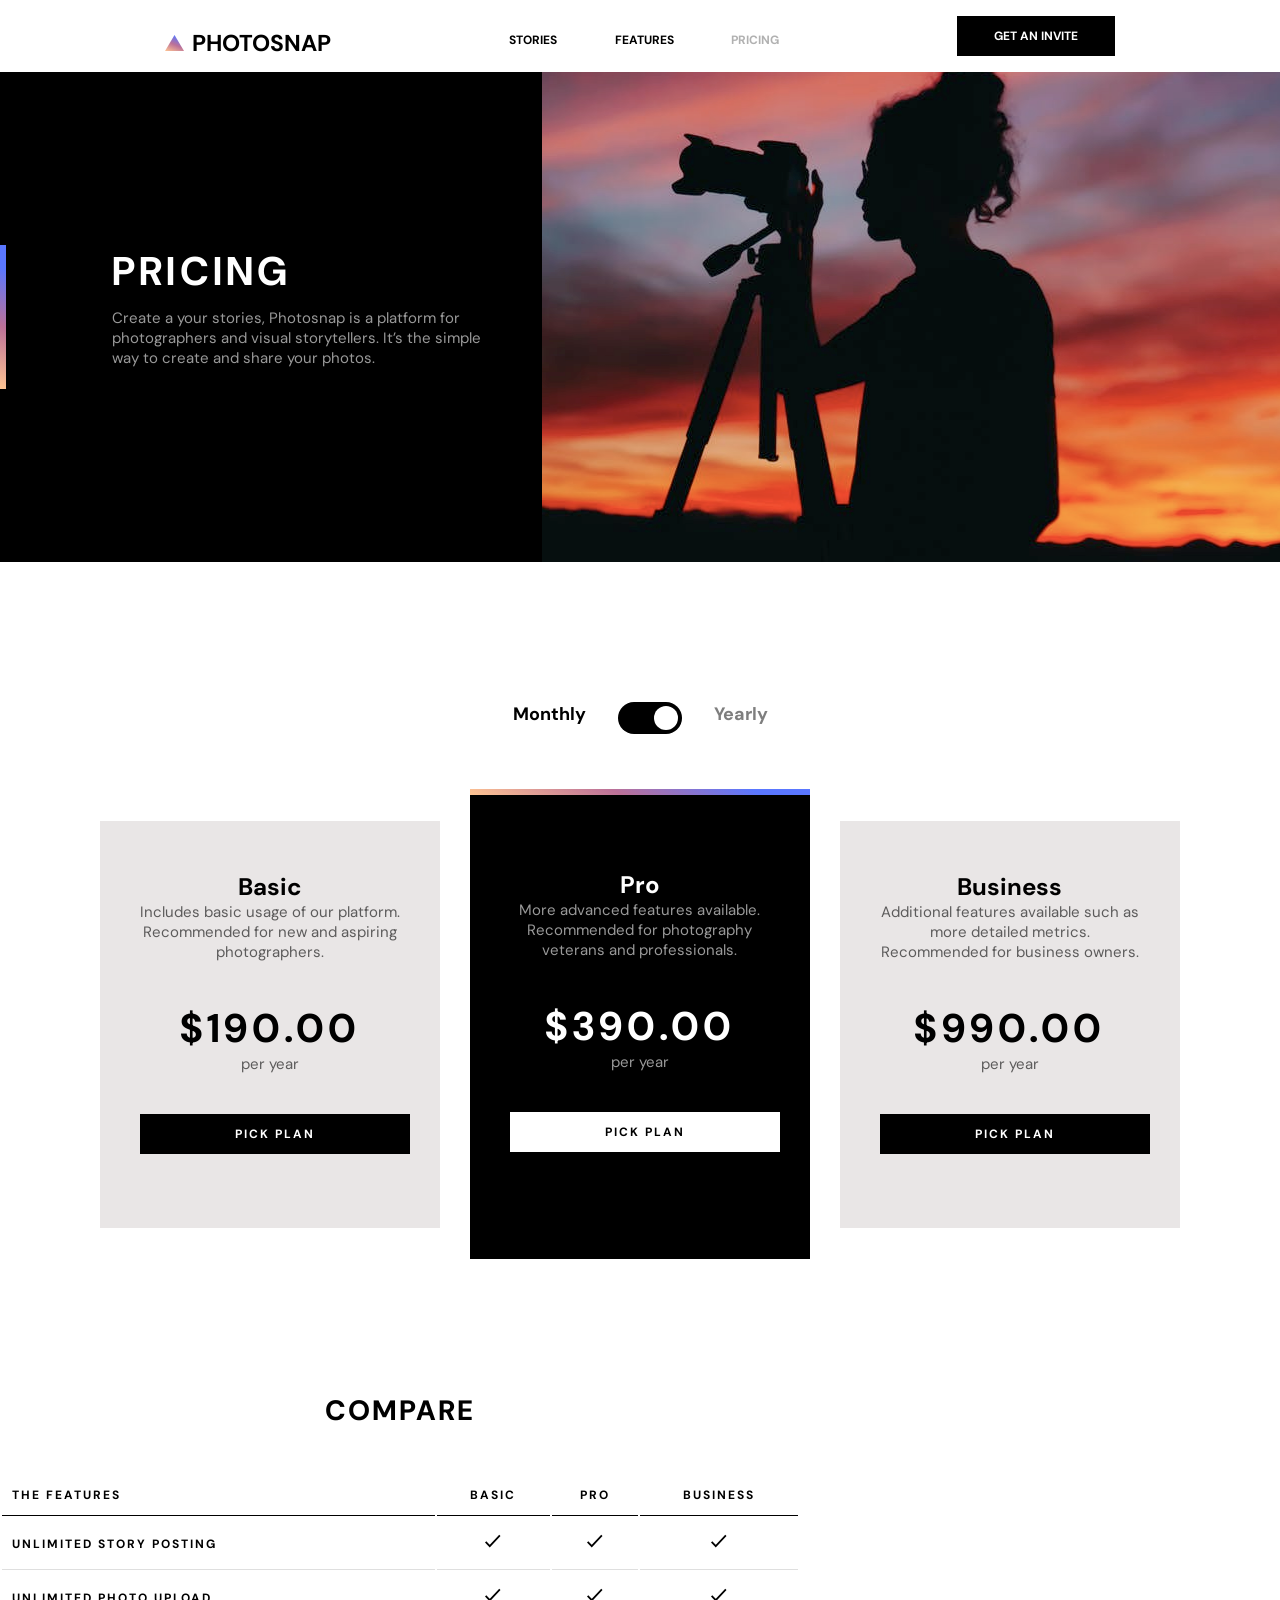
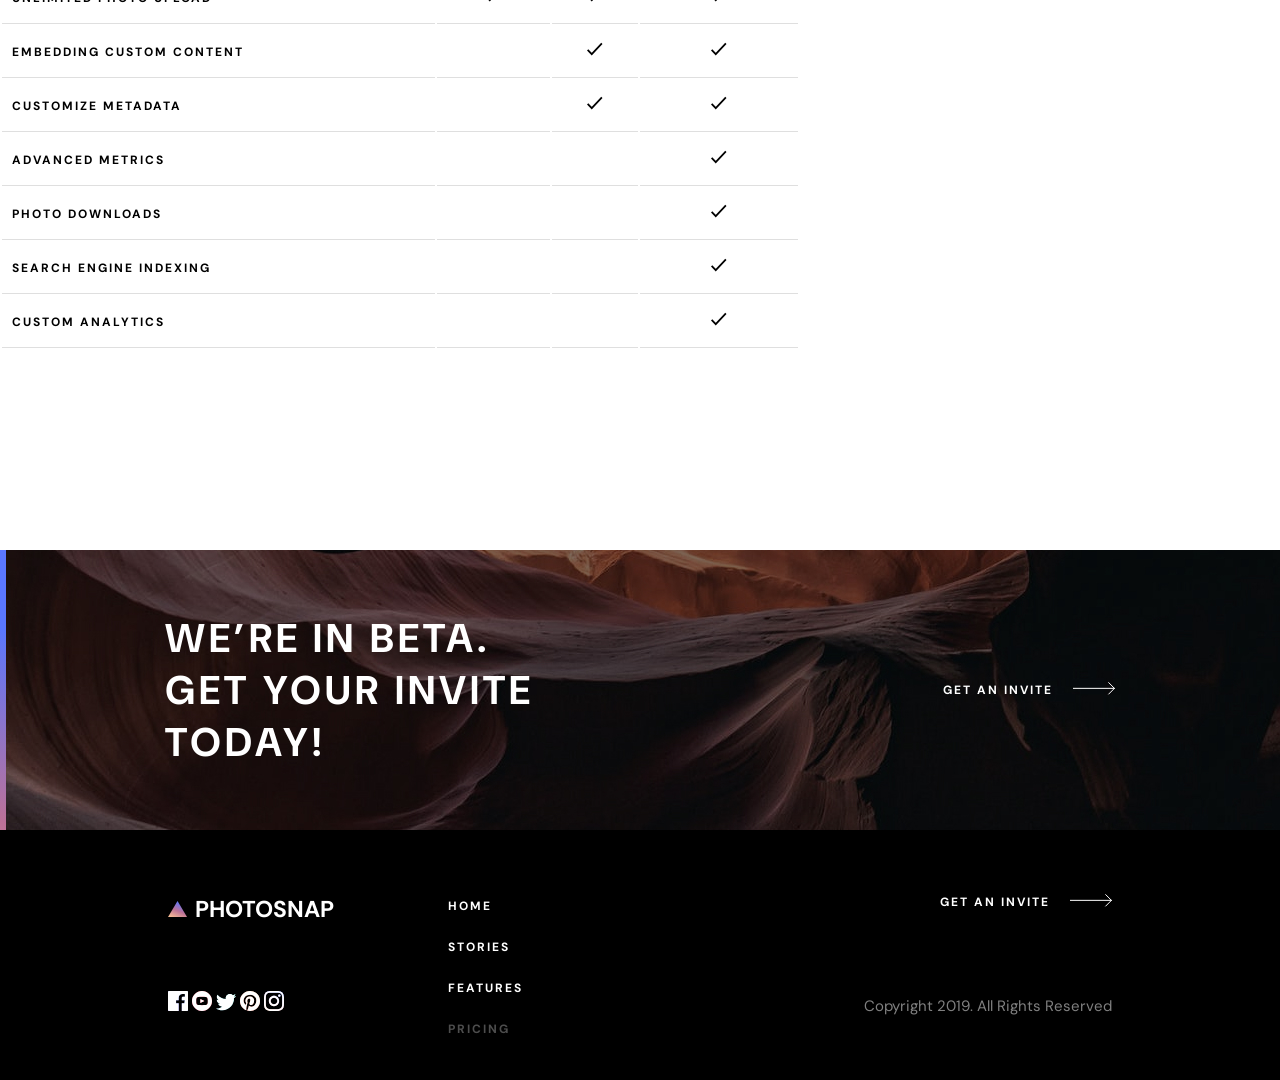
<file: HTML/PRICING-Yearly.html>
<!DOCTYPE html>
<html lang="en">

<head>
    <meta charset="UTF-8">
    <meta name="viewport" content="width=device-width, initial-scale=1.0">
    <title>PRICING</title>
    <link rel="stylesheet" href="../CSS/PRICING-Yearly.css">
    <link rel="preconnect" href="https://fonts.googleapis.com">
    <link rel="preconnect" href="https://fonts.gstatic.com" crossorigin>
    <link
        href="https://fonts.googleapis.com/css2?family=Amiri:ital,wght@0,400;0,700;1,400;1,700&family=Arimo:ital,wght@0,400..700;1,400..700&family=DM+Sans:ital,opsz,wght@0,9..40,100..1000;1,9..40,100..1000&family=Montserrat:ital,wght@0,100..900;1,100..900&family=Rubik:ital,wght@0,300..900;1,300..900&display=swap"
        rel="stylesheet">
</head>

<body>
    <nav>
        <a href="../index.html">
            <div class="logo">
                <svg width="19" height="16" viewBox="0 0 19 16" fill="none" xmlns="http://www.w3.org/2000/svg">
                    <path fill-rule="evenodd" clip-rule="evenodd" d="M0 16L9.5 0L19 16H0Z"
                        fill="url(#paint0_linear_83_32305)" />
                    <defs>
                        <linearGradient id="paint0_linear_83_32305" x1="9.5" y1="20" x2="16.6529" y2="3.01176"
                            gradientUnits="userSpaceOnUse">
                            <stop stop-color="#FFC593" />
                            <stop offset="0.519452" stop-color="#BC7198" />
                            <stop offset="1" stop-color="#5A77FF" />
                        </linearGradient>
                    </defs>
                </svg>

                <h1>PHOTOSNAP</h1>
            </div>
        </a>

        <div class="links">
            <ul>
                <li><a href="../HTML/STORIES.html">STORIES</a></li>
                <li><a href="../HTML/FEATURES.html">FEATURES</a></li>
                <li><a href="../HTML/PRICING-Yearly.html" class="active">PRICING</a></li>
            </ul>
        </div>

        <div class="btn">
            <p>GET AN INVITE</p>
        </div>

        <div class="bar">
            <svg width="20" height="6" viewBox="0 0 20 6" fill="none" xmlns="http://www.w3.org/2000/svg">
                <rect width="20" height="1" fill="black" />
                <rect y="5" width="20" height="1" fill="black" />
            </svg>
        </div>
    </nav>

    <section class="sec-one">
        <div class="ditailes">

            <div class="Rectangle"></div>

            <div class="photo">
                <h2>PRICING</h2>

                <p>Create a your stories, Photosnap is a platform for photographers and visual storytellers. It’s the
                    simple way to create and share your photos.</p>
            </div>
        </div>

        <div class="image"></div>
    </section>

    <main>
        <div class="container">
            <div class="btn">
                <h3>Monthly</h3>

                <a href="./PRICING.html">
                    <svg width="64" height="32" viewBox="0 0 64 32" fill="none" xmlns="http://www.w3.org/2000/svg">
                        <rect width="64" height="32" rx="16" fill="black" />
                        <circle cx="48" cy="16" r="12" fill="white" />
                    </svg>

                </a>

                <p>Yearly</p>
            </div>

            <div class="cards">
                <div class="card-one">
                    <div class="content">
                        <h4>Basic</h4>

                        <p>Includes basic usage of our platform. Recommended for new and aspiring photographers.</p>
                    </div>

                    <div class="price">
                        <h5>$190.00</h5>

                        <p>per year</p>
                    </div>

                    <div class="btn">
                        <p>PICK PLAN</p>
                    </div>
                </div>

                <div class="card-two">
                    <div class="Rectangle"></div>

                    <div class="content">
                        <h4>Pro</h4>

                        <p>More advanced features available. Recommended for photography veterans and professionals.</p>
                    </div>

                    <div class="price">
                        <h5>$390.00</h5>

                        <p>per year</p>
                    </div>

                    <div class="btn">
                        <p>PICK PLAN</p>
                    </div>
                </div>

                <div class="card-three">
                    <div class="content">
                        <h4>Business</h4>

                        <p>Additional features available such as more detailed metrics. Recommended for business owners.
                        </p>
                    </div>

                    <div class="price">
                        <h5>$990.00</h5>

                        <p>per year</p>
                    </div>

                    <div class="btn">
                        <p>PICK PLAN</p>
                    </div>
                </div>
            </div>
        </div>
    </main>

    <section class="table">
        <div class="container">
            <h2 class="title">COMPARE</h2>

            <table>
                <thead>
                    <tr>
                        <th class="vip">THE FEATURES</th>
                        <th>BASIC</th>
                        <th>PRO</th>
                        <th>BUSINESS</th>
                    </tr>
                </thead>
                <tbody>
                    <tr>
                        <td class="vip">UNLIMITED STORY POSTING</td>
                        <td><svg width="18" height="15" viewBox="0 0 18 15" fill="none"
                                xmlns="http://www.w3.org/2000/svg">
                                <path id="Path 5" d="M0.725586 7.8115L5.34881 12.688L16.7256 0.687988" stroke="black"
                                    stroke-width="2" />
                            </svg>
                        </td>
                        <td><svg width="18" height="15" viewBox="0 0 18 15" fill="none"
                                xmlns="http://www.w3.org/2000/svg">
                                <path id="Path 5" d="M0.725586 7.8115L5.34881 12.688L16.7256 0.687988" stroke="black"
                                    stroke-width="2" />
                            </svg>
                        </td>
                        <td><svg width="18" height="15" viewBox="0 0 18 15" fill="none"
                                xmlns="http://www.w3.org/2000/svg">
                                <path id="Path 5" d="M0.725586 7.8115L5.34881 12.688L16.7256 0.687988" stroke="black"
                                    stroke-width="2" />
                            </svg>
                        </td>
                    </tr>
                    <tr>
                        <td class="vip">UNLIMITED PHOTO UPLOAD</td>
                        <td><svg width="18" height="15" viewBox="0 0 18 15" fill="none"
                                xmlns="http://www.w3.org/2000/svg">
                                <path id="Path 5" d="M0.725586 7.8115L5.34881 12.688L16.7256 0.687988" stroke="black"
                                    stroke-width="2" />
                            </svg>
                        </td>
                        <td><svg width="18" height="15" viewBox="0 0 18 15" fill="none"
                                xmlns="http://www.w3.org/2000/svg">
                                <path id="Path 5" d="M0.725586 7.8115L5.34881 12.688L16.7256 0.687988" stroke="black"
                                    stroke-width="2" />
                            </svg>
                        </td>
                        <td><svg width="18" height="15" viewBox="0 0 18 15" fill="none"
                                xmlns="http://www.w3.org/2000/svg">
                                <path id="Path 5" d="M0.725586 7.8115L5.34881 12.688L16.7256 0.687988" stroke="black"
                                    stroke-width="2" />
                            </svg>
                        </td>
                    </tr>
                    <tr>
                        <td class="vip">EMBEDDING CUSTOM CONTENT</td>
                        <td></td>
                        <td><svg width="18" height="15" viewBox="0 0 18 15" fill="none"
                                xmlns="http://www.w3.org/2000/svg">
                                <path id="Path 5" d="M0.725586 7.8115L5.34881 12.688L16.7256 0.687988" stroke="black"
                                    stroke-width="2" />
                            </svg>
                        </td>
                        <td><svg width="18" height="15" viewBox="0 0 18 15" fill="none"
                                xmlns="http://www.w3.org/2000/svg">
                                <path id="Path 5" d="M0.725586 7.8115L5.34881 12.688L16.7256 0.687988" stroke="black"
                                    stroke-width="2" />
                            </svg>
                        </td>
                    </tr>
                    <tr>
                        <td class="vip">CUSTOMIZE METADATA</td>
                        <td></td>
                        <td><svg width="18" height="15" viewBox="0 0 18 15" fill="none"
                                xmlns="http://www.w3.org/2000/svg">
                                <path id="Path 5" d="M0.725586 7.8115L5.34881 12.688L16.7256 0.687988" stroke="black"
                                    stroke-width="2" />
                            </svg>
                        </td>
                        <td><svg width="18" height="15" viewBox="0 0 18 15" fill="none"
                                xmlns="http://www.w3.org/2000/svg">
                                <path id="Path 5" d="M0.725586 7.8115L5.34881 12.688L16.7256 0.687988" stroke="black"
                                    stroke-width="2" />
                            </svg>
                        </td>
                    </tr>
                    <tr>
                        <td class="vip">ADVANCED METRICS</td>
                        <td></td>
                        <td></td>
                        <td><svg width="18" height="15" viewBox="0 0 18 15" fill="none"
                                xmlns="http://www.w3.org/2000/svg">
                                <path id="Path 5" d="M0.725586 7.8115L5.34881 12.688L16.7256 0.687988" stroke="black"
                                    stroke-width="2" />
                            </svg>
                        </td>
                    </tr>
                    <tr>
                        <td class="vip">PHOTO DOWNLOADS</td>
                        <td></td>
                        <td></td>
                        <td><svg width="18" height="15" viewBox="0 0 18 15" fill="none"
                                xmlns="http://www.w3.org/2000/svg">
                                <path id="Path 5" d="M0.725586 7.8115L5.34881 12.688L16.7256 0.687988" stroke="black"
                                    stroke-width="2" />
                            </svg>
                        </td>
                    </tr>
                    <tr>
                        <td class="vip">SEARCH ENGINE INDEXING</td>
                        <td></td>
                        <td></td>
                        <td><svg width="18" height="15" viewBox="0 0 18 15" fill="none"
                                xmlns="http://www.w3.org/2000/svg">
                                <path id="Path 5" d="M0.725586 7.8115L5.34881 12.688L16.7256 0.687988" stroke="black"
                                    stroke-width="2" />
                            </svg>
                        </td>
                    </tr>
                    <tr>
                        <td class="vip">CUSTOM ANALYTICS</td>
                        <td></td>
                        <td></td>
                        <td><svg width="18" height="15" viewBox="0 0 18 15" fill="none"
                                xmlns="http://www.w3.org/2000/svg">
                                <path id="Path 5" d="M0.725586 7.8115L5.34881 12.688L16.7256 0.687988" stroke="black"
                                    stroke-width="2" />
                            </svg>
                        </td>
                    </tr>
                </tbody>
            </table>
        </div>
    </section>

    <section class="first">
        
        <div class="Rectangle"></div>

        <div class="one">
            <h4>We’re in beta. Get your invite today!</h4>

            <div class="invite">
                <p>GET AN INVITE</p>
                <svg width="42" height="13" viewBox="0 0 42 13" fill="none" xmlns="http://www.w3.org/2000/svg">
                    <path d="M0 6.35352H41.864" stroke="white" />
                    <path d="M35.4282 0.353516L41.4282 6.35352L35.4282 12.3535" stroke="white" />
                </svg>

            </div>
        </div>
    </section>

    <footer>
        <div class="container">
            <div class="logo-footer">
                <a href="../index.html">
                    <div class="logo">
                        <svg width="19" height="16" viewBox="0 0 19 16" fill="none" xmlns="http://www.w3.org/2000/svg">
                            <path fill-rule="evenodd" clip-rule="evenodd" d="M0 16L9.5 0L19 16H0Z"
                                fill="url(#paint0_linear_83_32305)" />
                            <defs>
                                <linearGradient id="paint0_linear_83_32305" x1="9.5" y1="20" x2="16.6529" y2="3.01176"
                                    gradientUnits="userSpaceOnUse">
                                    <stop stop-color="#FFC593" />
                                    <stop offset="0.519452" stop-color="#BC7198" />
                                    <stop offset="1" stop-color="#5A77FF" />
                                </linearGradient>
                            </defs>
                        </svg>

                        <h1>PHOTOSNAP</h1>
                    </div>
                </a>
            </div>

            <div class="social-logos">
                <a href="#" class="facebook">
                    <svg width="20" height="20" viewBox="0 0 20 20" fill="none" xmlns="http://www.w3.org/2000/svg">
                        <path
                            d="M18.8958 0H1.10417C0.494167 0 0 0.494167 0 1.10417V18.8967C0 19.5058 0.494167 20 1.10417 20H10.6833V12.255H8.07667V9.23667H10.6833V7.01083C10.6833 4.4275 12.2608 3.02083 14.5658 3.02083C15.67 3.02083 16.6183 3.10333 16.895 3.14V5.84L15.2967 5.84083C14.0433 5.84083 13.8008 6.43667 13.8008 7.31V9.2375H16.79L16.4008 12.2558H13.8008V20H18.8975C19.5058 20 20 19.5058 20 18.8958V1.10417C20 0.494167 19.5058 0 18.8958 0Z"
                            fill="white" />
                    </svg>
                </a>

                <a href="#" class="youtube">
                    <svg width="20" height="20" viewBox="0 0 20 20" fill="none" xmlns="http://www.w3.org/2000/svg">
                        <path fill-rule="evenodd" clip-rule="evenodd"
                            d="M10 0C4.4775 0 0 4.4775 0 10C0 15.5225 4.4775 20 10 20C15.5225 20 20 15.5225 20 10C20 4.4775 15.5225 0 10 0ZM13.7008 14.0767C11.9492 14.1967 8.0475 14.1967 6.29833 14.0767C4.40167 13.9467 4.18083 13.0183 4.16667 10C4.18083 6.97583 4.40417 6.05333 6.29833 5.92333C8.0475 5.80333 11.95 5.80333 13.7008 5.92333C15.5983 6.05333 15.8183 6.98167 15.8333 10C15.8183 13.0242 15.5958 13.9467 13.7008 14.0767ZM12.4308 9.99667L8.33333 8.04833V11.9517L12.4308 9.99667Z"
                            fill="white" />
                    </svg>
                </a>

                <a href="#" class="twitter">
                    <svg width="20" height="17" viewBox="0 0 20 17" fill="none" xmlns="http://www.w3.org/2000/svg">
                        <path
                            d="M20 1.92417C19.2642 2.25083 18.4733 2.47083 17.6433 2.57C18.4908 2.0625 19.1417 1.25833 19.4475 0.3C18.655 0.77 17.7767 1.11167 16.8417 1.29583C16.0942 0.498333 15.0267 0 13.8467 0C11.1975 0 9.25083 2.47167 9.84917 5.0375C6.44 4.86667 3.41667 3.23333 1.3925 0.750833C0.3175 2.595 0.835 5.0075 2.66167 6.22917C1.99 6.2075 1.35667 6.02333 0.804167 5.71583C0.759167 7.61667 2.12167 9.395 4.095 9.79083C3.5175 9.9475 2.885 9.98417 2.24167 9.86083C2.76333 11.4908 4.27833 12.6767 6.075 12.71C4.35 14.0625 2.17667 14.6667 0 14.41C1.81583 15.5742 3.97333 16.2533 6.29 16.2533C13.9083 16.2533 18.2125 9.81917 17.9525 4.04833C18.7542 3.46917 19.45 2.74667 20 1.92417Z"
                            fill="white" />
                    </svg>
                </a>

                <a href="#" class="pinterest">
                    <svg width="20" height="20" viewBox="0 0 20 20" fill="none" xmlns="http://www.w3.org/2000/svg">
                        <path
                            d="M10 0C4.4775 0 0 4.47667 0 10C0 14.2367 2.63583 17.855 6.35583 19.3117C6.26833 18.5208 6.18917 17.3075 6.39083 16.4442C6.5725 15.6633 7.56333 11.4733 7.56333 11.4733C7.56333 11.4733 7.26417 10.8742 7.26417 9.98833C7.26417 8.59833 8.07 7.56 9.07333 7.56C9.92583 7.56 10.3383 8.20083 10.3383 8.96833C10.3383 9.82583 9.7925 11.1083 9.51 12.2975C9.27417 13.2925 10.0092 14.105 10.9908 14.105C12.7683 14.105 14.1342 12.2308 14.1342 9.52583C14.1342 7.13167 12.4142 5.4575 9.9575 5.4575C7.1125 5.4575 5.4425 7.59167 5.4425 9.79667C5.4425 10.6558 5.77333 11.5783 6.18667 12.0783C6.26833 12.1775 6.28 12.265 6.25583 12.3658L5.97833 13.4992C5.93417 13.6825 5.83333 13.7217 5.64333 13.6333C4.39417 13.0517 3.61333 11.2258 3.61333 9.75917C3.61333 6.605 5.905 3.7075 10.2208 3.7075C13.69 3.7075 16.3858 6.18 16.3858 9.48333C16.3858 12.93 14.2133 15.7033 11.1967 15.7033C10.1833 15.7033 9.23083 15.1775 8.905 14.555L8.28167 16.9325C8.05583 17.8017 7.44667 18.8908 7.03833 19.5542C7.975 19.8433 8.96917 20 10 20C15.5225 20 20 15.5225 20 10C20 4.47667 15.5225 0 10 0Z"
                            fill="white" />
                    </svg>
                </a>

                <a href="#" class="instagram">
                    <svg width="20" height="20" viewBox="0 0 20 20" fill="none" xmlns="http://www.w3.org/2000/svg">
                        <path fill-rule="evenodd" clip-rule="evenodd"
                            d="M10 0C7.28417 0 6.94417 0.0116667 5.8775 0.06C2.24583 0.226667 0.2275 2.24167 0.0608333 5.87667C0.0116667 6.94417 0 7.28417 0 10C0 12.7158 0.0116667 13.0567 0.06 14.1233C0.226667 17.755 2.24167 19.7733 5.87667 19.94C6.94417 19.9883 7.28417 20 10 20C12.7158 20 13.0567 19.9883 14.1233 19.94C17.7517 19.7733 19.775 17.7583 19.9392 14.1233C19.9883 13.0567 20 12.7158 20 10C20 7.28417 19.9883 6.94417 19.94 5.8775C19.7767 2.24917 17.7592 0.2275 14.1242 0.0608333C13.0567 0.0116667 12.7158 0 10 0ZM10 1.8025C12.67 1.8025 12.9867 1.8125 14.0417 1.86083C16.7517 1.98417 18.0175 3.27 18.1408 5.96C18.1892 7.01417 18.1983 7.33083 18.1983 10.0008C18.1983 12.6717 18.1883 12.9875 18.1408 14.0417C18.0167 16.7292 16.7542 18.0175 14.0417 18.1408C12.9867 18.1892 12.6717 18.1992 10 18.1992C7.33 18.1992 7.01333 18.1892 5.95917 18.1408C3.2425 18.0167 1.98333 16.725 1.86 14.0408C1.81167 12.9867 1.80167 12.6708 1.80167 10C1.80167 7.33 1.8125 7.01417 1.86 5.95917C1.98417 3.27 3.24667 1.98333 5.95917 1.86C7.01417 1.8125 7.33 1.8025 10 1.8025ZM4.865 10C4.865 7.16417 7.16417 4.865 10 4.865C12.8358 4.865 15.135 7.16417 15.135 10C15.135 12.8367 12.8358 15.1358 10 15.1358C7.16417 15.1358 4.865 12.8358 4.865 10ZM10 13.3333C8.15917 13.3333 6.66667 11.8417 6.66667 10C6.66667 8.15917 8.15917 6.66667 10 6.66667C11.8408 6.66667 13.3333 8.15917 13.3333 10C13.3333 11.8417 11.8408 13.3333 10 13.3333ZM14.1375 4.6625C14.1375 4 14.675 3.4625 15.3383 3.4625C16.0008 3.4625 16.5375 4 16.5375 4.6625C16.5375 5.325 16.0008 5.8625 15.3383 5.8625C14.675 5.8625 14.1375 5.325 14.1375 4.6625Z"
                            fill="white" />
                    </svg>
                </a>
            </div>

            <div class="social-logos-hover">
                <a href="#" class="facebook">
                    <svg width="20" height="20" viewBox="0 0 20 20" fill="none" xmlns="http://www.w3.org/2000/svg">
                        <path id="Path"
                            d="M18.8958 0H1.10417C0.494167 0 0 0.494167 0 1.10417V18.8967C0 19.5058 0.494167 20 1.10417 20H10.6833V12.255H8.07667V9.23667H10.6833V7.01083C10.6833 4.4275 12.2608 3.02083 14.5658 3.02083C15.67 3.02083 16.6183 3.10333 16.895 3.14V5.84L15.2967 5.84083C14.0433 5.84083 13.8008 6.43667 13.8008 7.31V9.2375H16.79L16.4008 12.2558H13.8008V20H18.8975C19.5058 20 20 19.5058 20 18.8958V1.10417C20 0.494167 19.5058 0 18.8958 0Z"
                            fill="url(#paint0_linear_83_31881)" />
                        <defs>
                            <linearGradient id="paint0_linear_83_31881" x1="10" y1="-10" x2="-10" y2="10"
                                gradientUnits="userSpaceOnUse">
                                <stop stop-color="#63AFDB" />
                                <stop offset="1" stop-color="#6028F1" />
                            </linearGradient>
                        </defs>
                    </svg>
                </a>

                <a href="#" class="youtube">
                    <svg width="20" height="20" viewBox="0 0 20 20" fill="none" xmlns="http://www.w3.org/2000/svg">
                        <path id="Shape" fill-rule="evenodd" clip-rule="evenodd"
                            d="M10 0C4.4775 0 0 4.4775 0 10C0 15.5225 4.4775 20 10 20C15.5225 20 20 15.5225 20 10C20 4.4775 15.5225 0 10 0ZM13.7008 14.0767C11.9492 14.1967 8.0475 14.1967 6.29833 14.0767C4.40167 13.9467 4.18083 13.0183 4.16667 10C4.18083 6.97583 4.40417 6.05333 6.29833 5.92333C8.0475 5.80333 11.95 5.80333 13.7008 5.92333C15.5983 6.05333 15.8183 6.98167 15.8333 10C15.8183 13.0242 15.5958 13.9467 13.7008 14.0767ZM12.4308 9.99667L8.33333 8.04833V11.9517L12.4308 9.99667Z"
                            fill="url(#paint0_linear_83_31890)" />
                        <defs>
                            <linearGradient id="paint0_linear_83_31890" x1="10" y1="30" x2="30" y2="10"
                                gradientUnits="userSpaceOnUse">
                                <stop stop-color="#D3205A" />
                                <stop offset="1" stop-color="#FF5A5A" />
                            </linearGradient>
                        </defs>
                    </svg>
                </a>

                <a href="#" class="twitter">
                    <svg width="20" height="17" viewBox="0 0 20 17" fill="none" xmlns="http://www.w3.org/2000/svg">
                        <path id="Path"
                            d="M20 1.92417C19.2642 2.25083 18.4733 2.47083 17.6433 2.57C18.4908 2.0625 19.1417 1.25833 19.4475 0.3C18.655 0.77 17.7767 1.11167 16.8417 1.29583C16.0942 0.498333 15.0267 0 13.8467 0C11.1975 0 9.25083 2.47167 9.84917 5.0375C6.44 4.86667 3.41667 3.23333 1.3925 0.750833C0.3175 2.595 0.835 5.0075 2.66167 6.22917C1.99 6.2075 1.35667 6.02333 0.804167 5.71583C0.759167 7.61667 2.12167 9.395 4.095 9.79083C3.5175 9.9475 2.885 9.98417 2.24167 9.86083C2.76333 11.4908 4.27833 12.6767 6.075 12.71C4.35 14.0625 2.17667 14.6667 0 14.41C1.81583 15.5742 3.97333 16.2533 6.29 16.2533C13.9083 16.2533 18.2125 9.81917 17.9525 4.04833C18.7542 3.46917 19.45 2.74667 20 1.92417Z"
                            fill="url(#paint0_linear_83_31889)" />
                        <defs>
                            <linearGradient id="paint0_linear_83_31889" x1="10" y1="-8.12667" x2="-5.90981" y2="11.4506"
                                gradientUnits="userSpaceOnUse">
                                <stop stop-color="#65FFEB" />
                                <stop offset="1" stop-color="#27718A" />
                            </linearGradient>
                        </defs>
                    </svg>
                </a>

                <a href="#" class="pinterest">
                    <svg width="20" height="20" viewBox="0 0 20 20" fill="none" xmlns="http://www.w3.org/2000/svg">
                        <path id="Path"
                            d="M10 0C4.4775 0 0 4.47667 0 10C0 14.2367 2.63583 17.855 6.35583 19.3117C6.26833 18.5208 6.18917 17.3075 6.39083 16.4442C6.5725 15.6633 7.56333 11.4733 7.56333 11.4733C7.56333 11.4733 7.26417 10.8742 7.26417 9.98833C7.26417 8.59833 8.07 7.56 9.07333 7.56C9.92583 7.56 10.3383 8.20083 10.3383 8.96833C10.3383 9.82583 9.7925 11.1083 9.51 12.2975C9.27417 13.2925 10.0092 14.105 10.9908 14.105C12.7683 14.105 14.1342 12.2308 14.1342 9.52583C14.1342 7.13167 12.4142 5.4575 9.9575 5.4575C7.1125 5.4575 5.4425 7.59167 5.4425 9.79667C5.4425 10.6558 5.77333 11.5783 6.18667 12.0783C6.26833 12.1775 6.28 12.265 6.25583 12.3658L5.97833 13.4992C5.93417 13.6825 5.83333 13.7217 5.64333 13.6333C4.39417 13.0517 3.61333 11.2258 3.61333 9.75917C3.61333 6.605 5.905 3.7075 10.2208 3.7075C13.69 3.7075 16.3858 6.18 16.3858 9.48333C16.3858 12.93 14.2133 15.7033 11.1967 15.7033C10.1833 15.7033 9.23083 15.1775 8.905 14.555L8.28167 16.9325C8.05583 17.8017 7.44667 18.8908 7.03833 19.5542C7.975 19.8433 8.96917 20 10 20C15.5225 20 20 15.5225 20 10C20 4.47667 15.5225 0 10 0Z"
                            fill="url(#paint0_linear_83_31888)" />
                        <defs>
                            <linearGradient id="paint0_linear_83_31888" x1="10" y1="-10" x2="-10" y2="10"
                                gradientUnits="userSpaceOnUse">
                                <stop stop-color="#F6C683" />
                                <stop offset="1" stop-color="#DE3838" />
                            </linearGradient>
                        </defs>
                    </svg>
                </a>

                <a href="#" class="instagram">
                    <svg width="20" height="20" viewBox="0 0 20 20" fill="none" xmlns="http://www.w3.org/2000/svg">
                        <path id="Shape" fill-rule="evenodd" clip-rule="evenodd"
                            d="M10 0C7.28417 0 6.94417 0.0116667 5.8775 0.06C2.24583 0.226667 0.2275 2.24167 0.0608333 5.87667C0.0116667 6.94417 0 7.28417 0 10C0 12.7158 0.0116667 13.0567 0.06 14.1233C0.226667 17.755 2.24167 19.7733 5.87667 19.94C6.94417 19.9883 7.28417 20 10 20C12.7158 20 13.0567 19.9883 14.1233 19.94C17.7517 19.7733 19.775 17.7583 19.9392 14.1233C19.9883 13.0567 20 12.7158 20 10C20 7.28417 19.9883 6.94417 19.94 5.8775C19.7767 2.24917 17.7592 0.2275 14.1242 0.0608333C13.0567 0.0116667 12.7158 0 10 0ZM10 1.8025C12.67 1.8025 12.9867 1.8125 14.0417 1.86083C16.7517 1.98417 18.0175 3.27 18.1408 5.96C18.1892 7.01417 18.1983 7.33083 18.1983 10.0008C18.1983 12.6717 18.1883 12.9875 18.1408 14.0417C18.0167 16.7292 16.7542 18.0175 14.0417 18.1408C12.9867 18.1892 12.6717 18.1992 10 18.1992C7.33 18.1992 7.01333 18.1892 5.95917 18.1408C3.2425 18.0167 1.98333 16.725 1.86 14.0408C1.81167 12.9867 1.80167 12.6708 1.80167 10C1.80167 7.33 1.8125 7.01417 1.86 5.95917C1.98417 3.27 3.24667 1.98333 5.95917 1.86C7.01417 1.8125 7.33 1.8025 10 1.8025ZM4.865 10C4.865 7.16417 7.16417 4.865 10 4.865C12.8358 4.865 15.135 7.16417 15.135 10C15.135 12.8367 12.8358 15.1358 10 15.1358C7.16417 15.1358 4.865 12.8358 4.865 10ZM10 13.3333C8.15917 13.3333 6.66667 11.8417 6.66667 10C6.66667 8.15917 8.15917 6.66667 10 6.66667C11.8408 6.66667 13.3333 8.15917 13.3333 10C13.3333 11.8417 11.8408 13.3333 10 13.3333ZM14.1375 4.6625C14.1375 4 14.675 3.4625 15.3383 3.4625C16.0008 3.4625 16.5375 4 16.5375 4.6625C16.5375 5.325 16.0008 5.8625 15.3383 5.8625C14.675 5.8625 14.1375 5.325 14.1375 4.6625Z"
                            fill="url(#paint0_linear_83_31882)" />
                        <defs>
                            <linearGradient id="paint0_linear_83_31882" x1="10" y1="25" x2="20" y2="5"
                                gradientUnits="userSpaceOnUse">
                                <stop stop-color="#FFC593" />
                                <stop offset="0.519452" stop-color="#BC7198" />
                                <stop offset="1" stop-color="#5A77FF" />
                            </linearGradient>
                        </defs>
                    </svg>
                </a>
            </div>

            <div class="links">
                <ul>
                    <li><a href="../index.html">Home</a></li>
                    <li><a href="../HTML/STORIES.html">STORIES</a></li>
                    <li><a href="../HTML/FEATURES.html">FEATURES</a></li>
                    <li><a href="../HTML/PRICING-Yearly.html" class="active">PRICING</a></li>
                </ul>
            </div>

            <div class="invite">
                <p>GET AN INVITE</p>
                <svg width="42" height="13" viewBox="0 0 42 13" fill="none" xmlns="http://www.w3.org/2000/svg">
                    <path d="M0 6.35352H41.864" stroke="white" />
                    <path d="M35.4282 0.353516L41.4282 6.35352L35.4282 12.3535" stroke="white" />
                </svg>

            </div>

            <div class="info">
                <p>Copyright 2019. All Rights Reserved</p>
            </div>
        </div>
    </footer>
</body>

</html>
</file>
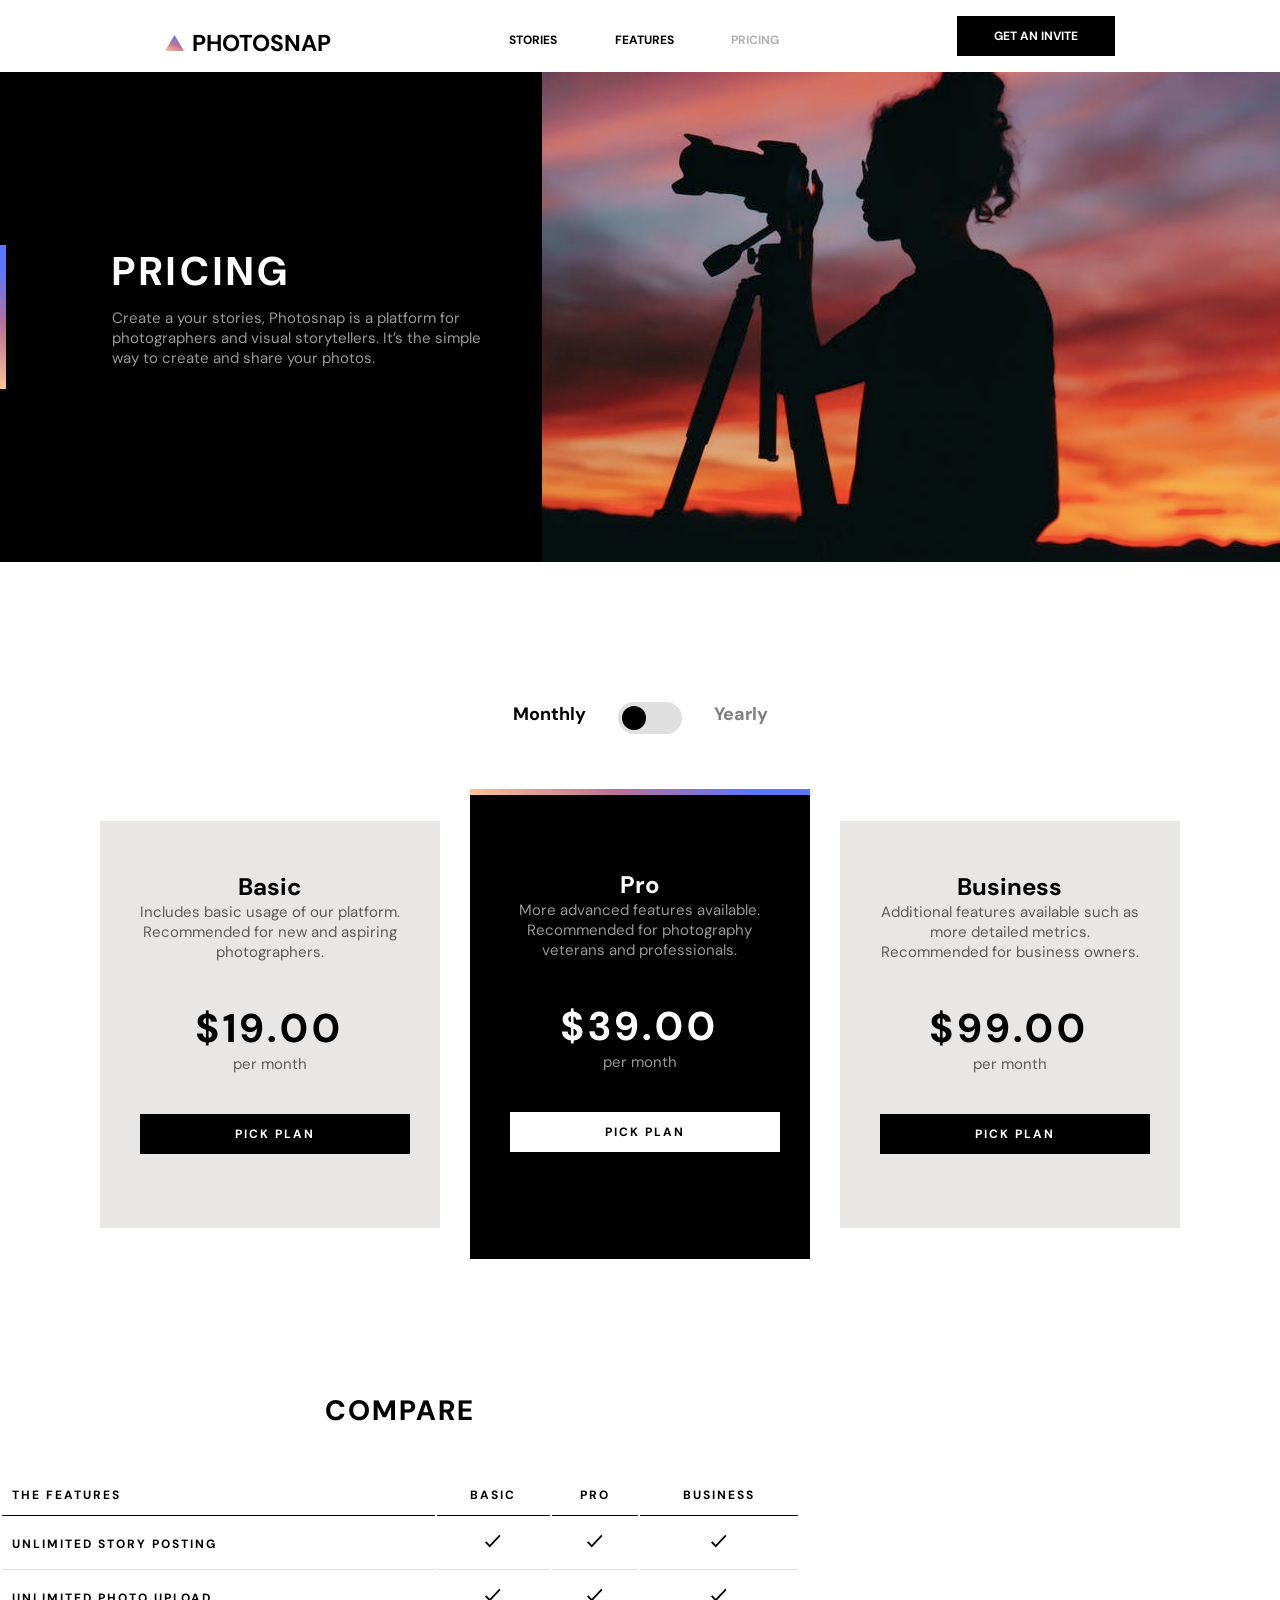
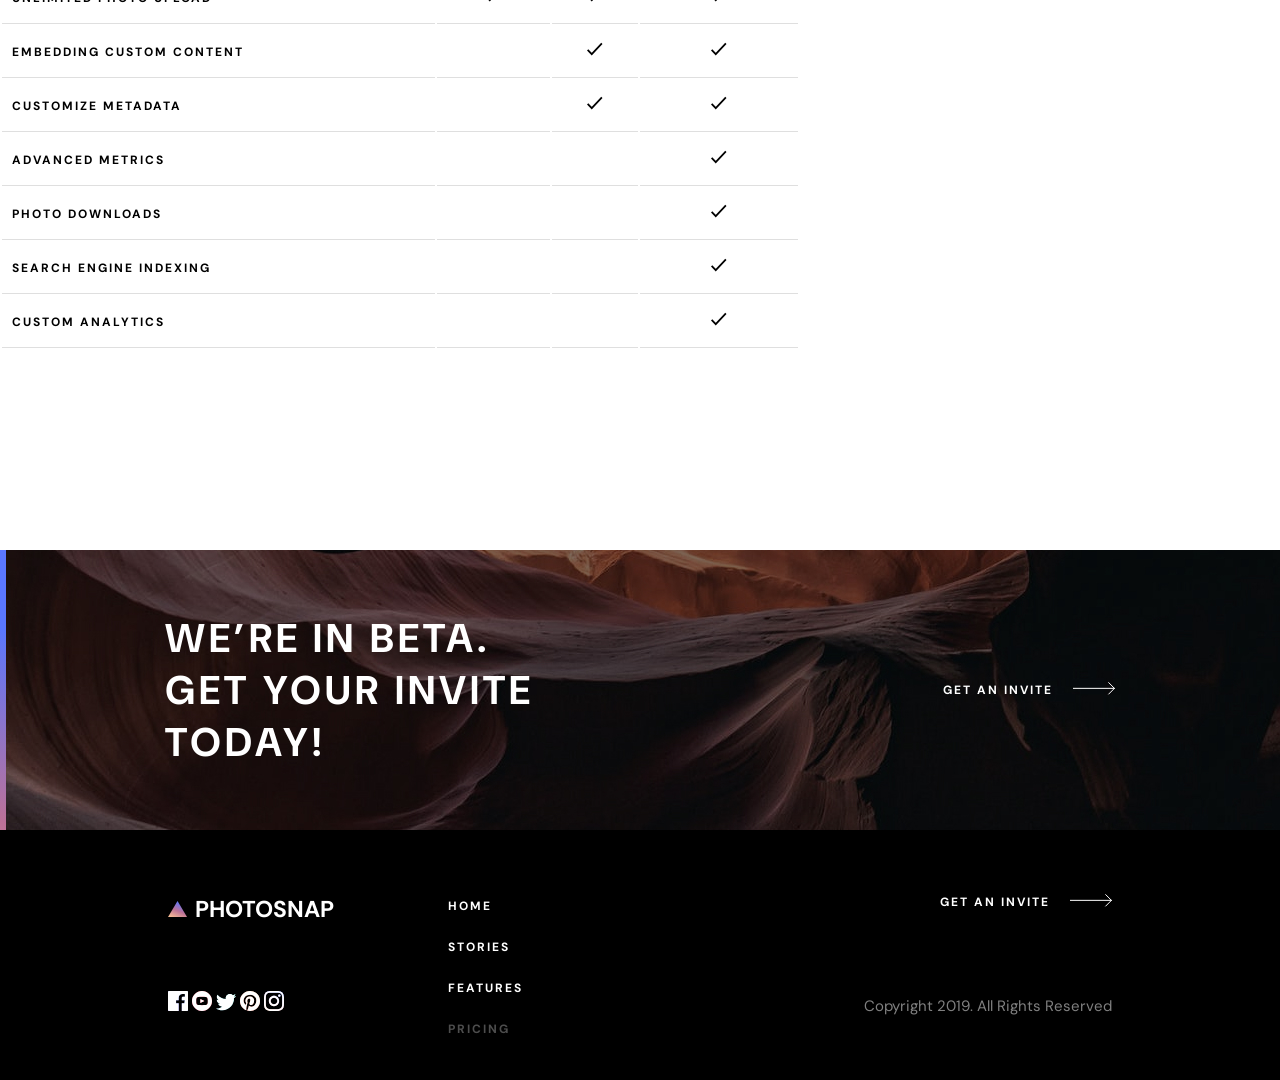
<file: HTML/PRICING.html>
<!DOCTYPE html>
<html lang="en">

<head>
    <meta charset="UTF-8">
    <meta name="viewport" content="width=device-width, initial-scale=1.0">
    <title>PRICING</title>
    <link rel="stylesheet" href="../CSS/PRICING.css">
    <link rel="preconnect" href="https://fonts.googleapis.com">
    <link rel="preconnect" href="https://fonts.gstatic.com" crossorigin>
    <link
        href="https://fonts.googleapis.com/css2?family=Amiri:ital,wght@0,400;0,700;1,400;1,700&family=Arimo:ital,wght@0,400..700;1,400..700&family=DM+Sans:ital,opsz,wght@0,9..40,100..1000;1,9..40,100..1000&family=Montserrat:ital,wght@0,100..900;1,100..900&family=Rubik:ital,wght@0,300..900;1,300..900&display=swap"
        rel="stylesheet">
</head>

<body>
    <nav>
        <a href="../index.html">
            <div class="logo">
                <svg width="19" height="16" viewBox="0 0 19 16" fill="none" xmlns="http://www.w3.org/2000/svg">
                    <path fill-rule="evenodd" clip-rule="evenodd" d="M0 16L9.5 0L19 16H0Z"
                        fill="url(#paint0_linear_83_32305)" />
                    <defs>
                        <linearGradient id="paint0_linear_83_32305" x1="9.5" y1="20" x2="16.6529" y2="3.01176"
                            gradientUnits="userSpaceOnUse">
                            <stop stop-color="#FFC593" />
                            <stop offset="0.519452" stop-color="#BC7198" />
                            <stop offset="1" stop-color="#5A77FF" />
                        </linearGradient>
                    </defs>
                </svg>

                <h1>PHOTOSNAP</h1>
            </div>
        </a>

        <div class="links">
            <ul>
                <li><a href="../HTML/STORIES.html">STORIES</a></li>
                <li><a href="../HTML/FEATURES.html">FEATURES</a></li>
                <li><a href="../HTML/PRICING.html" class="active">PRICING</a></li>
            </ul>
        </div>

        <div class="btn">
            <p>GET AN INVITE</p>
        </div>

        <div class="bar">
            <svg width="20" height="6" viewBox="0 0 20 6" fill="none" xmlns="http://www.w3.org/2000/svg">
                <rect width="20" height="1" fill="black" />
                <rect y="5" width="20" height="1" fill="black" />
            </svg>
        </div>
    </nav>

    <section class="sec-one">
        <div class="ditailes">

            <div class="Rectangle"></div>

            <div class="photo">
                <h2>PRICING</h2>

                <p>Create a your stories, Photosnap is a platform for photographers and visual storytellers. It’s the
                    simple way to create and share your photos.</p>
            </div>
        </div>

        <div class="image"></div>
    </section>

    <main>
        <div class="container">
            <div class="btn">
                <h3>Monthly</h3>

                <a href="./PRICING-Yearly.html">
                    <svg width="64" height="32" viewBox="0 0 64 32" fill="none" xmlns="http://www.w3.org/2000/svg">
                        <rect width="64" height="32" rx="16" fill="#DFDFDF" />
                        <circle cx="16" cy="16" r="12" fill="black" />
                    </svg>
                </a>

                <p>Yearly</p>
            </div>

            <div class="cards">
                <div class="card-one">
                    <div class="content">
                        <h4>Basic</h4>

                        <p>Includes basic usage of our platform. Recommended for new and aspiring photographers.</p>
                    </div>

                    <div class="price">
                        <h5>$19.00</h5>

                        <p>per month</p>
                    </div>

                    <div class="btn">
                        <p>PICK PLAN</p>
                    </div>
                </div>

                <div class="card-two">
                    <div class="Rectangle"></div>

                    <div class="content">
                        <h4>Pro</h4>

                        <p>More advanced features available. Recommended for photography veterans and professionals.</p>
                    </div>

                    <div class="price">
                        <h5>$39.00</h5>

                        <p>per month</p>
                    </div>

                    <div class="btn">
                        <p>PICK PLAN</p>
                    </div>
                </div>

                <div class="card-three">
                    <div class="content">
                        <h4>Business</h4>

                        <p>Additional features available such as more detailed metrics. Recommended for business owners.
                        </p>
                    </div>

                    <div class="price">
                        <h5>$99.00</h5>

                        <p>per month</p>
                    </div>

                    <div class="btn">
                        <p>PICK PLAN</p>
                    </div>
                </div>
            </div>
        </div>
    </main>

    <section class="table">
        <div class="container">
            <h2 class="title">COMPARE</h2>

            <table>
                <thead>
                    <tr>
                        <th class="vip">THE FEATURES</th>
                        <th>BASIC</th>
                        <th>PRO</th>
                        <th>BUSINESS</th>
                    </tr>
                </thead>
                <tbody>
                    <tr>
                        <td class="vip">UNLIMITED STORY POSTING</td>
                        <td><svg width="18" height="15" viewBox="0 0 18 15" fill="none"
                                xmlns="http://www.w3.org/2000/svg">
                                <path id="Path 5" d="M0.725586 7.8115L5.34881 12.688L16.7256 0.687988" stroke="black"
                                    stroke-width="2" />
                            </svg>
                        </td>
                        <td><svg width="18" height="15" viewBox="0 0 18 15" fill="none"
                                xmlns="http://www.w3.org/2000/svg">
                                <path id="Path 5" d="M0.725586 7.8115L5.34881 12.688L16.7256 0.687988" stroke="black"
                                    stroke-width="2" />
                            </svg>
                        </td>
                        <td><svg width="18" height="15" viewBox="0 0 18 15" fill="none"
                                xmlns="http://www.w3.org/2000/svg">
                                <path id="Path 5" d="M0.725586 7.8115L5.34881 12.688L16.7256 0.687988" stroke="black"
                                    stroke-width="2" />
                            </svg>
                        </td>
                    </tr>
                    <tr>
                        <td class="vip">UNLIMITED PHOTO UPLOAD</td>
                        <td><svg width="18" height="15" viewBox="0 0 18 15" fill="none"
                                xmlns="http://www.w3.org/2000/svg">
                                <path id="Path 5" d="M0.725586 7.8115L5.34881 12.688L16.7256 0.687988" stroke="black"
                                    stroke-width="2" />
                            </svg>
                        </td>
                        <td><svg width="18" height="15" viewBox="0 0 18 15" fill="none"
                                xmlns="http://www.w3.org/2000/svg">
                                <path id="Path 5" d="M0.725586 7.8115L5.34881 12.688L16.7256 0.687988" stroke="black"
                                    stroke-width="2" />
                            </svg>
                        </td>
                        <td><svg width="18" height="15" viewBox="0 0 18 15" fill="none"
                                xmlns="http://www.w3.org/2000/svg">
                                <path id="Path 5" d="M0.725586 7.8115L5.34881 12.688L16.7256 0.687988" stroke="black"
                                    stroke-width="2" />
                            </svg>
                        </td>
                    </tr>
                    <tr>
                        <td class="vip">EMBEDDING CUSTOM CONTENT</td>
                        <td></td>
                        <td><svg width="18" height="15" viewBox="0 0 18 15" fill="none"
                                xmlns="http://www.w3.org/2000/svg">
                                <path id="Path 5" d="M0.725586 7.8115L5.34881 12.688L16.7256 0.687988" stroke="black"
                                    stroke-width="2" />
                            </svg>
                        </td>
                        <td><svg width="18" height="15" viewBox="0 0 18 15" fill="none"
                                xmlns="http://www.w3.org/2000/svg">
                                <path id="Path 5" d="M0.725586 7.8115L5.34881 12.688L16.7256 0.687988" stroke="black"
                                    stroke-width="2" />
                            </svg>
                        </td>
                    </tr>
                    <tr>
                        <td class="vip">CUSTOMIZE METADATA</td>
                        <td></td>
                        <td><svg width="18" height="15" viewBox="0 0 18 15" fill="none"
                                xmlns="http://www.w3.org/2000/svg">
                                <path id="Path 5" d="M0.725586 7.8115L5.34881 12.688L16.7256 0.687988" stroke="black"
                                    stroke-width="2" />
                            </svg>
                        </td>
                        <td><svg width="18" height="15" viewBox="0 0 18 15" fill="none"
                                xmlns="http://www.w3.org/2000/svg">
                                <path id="Path 5" d="M0.725586 7.8115L5.34881 12.688L16.7256 0.687988" stroke="black"
                                    stroke-width="2" />
                            </svg>
                        </td>
                    </tr>
                    <tr>
                        <td class="vip">ADVANCED METRICS</td>
                        <td></td>
                        <td></td>
                        <td><svg width="18" height="15" viewBox="0 0 18 15" fill="none"
                                xmlns="http://www.w3.org/2000/svg">
                                <path id="Path 5" d="M0.725586 7.8115L5.34881 12.688L16.7256 0.687988" stroke="black"
                                    stroke-width="2" />
                            </svg>
                        </td>
                    </tr>
                    <tr>
                        <td class="vip">PHOTO DOWNLOADS</td>
                        <td></td>
                        <td></td>
                        <td><svg width="18" height="15" viewBox="0 0 18 15" fill="none"
                                xmlns="http://www.w3.org/2000/svg">
                                <path id="Path 5" d="M0.725586 7.8115L5.34881 12.688L16.7256 0.687988" stroke="black"
                                    stroke-width="2" />
                            </svg>
                        </td>
                    </tr>
                    <tr>
                        <td class="vip">SEARCH ENGINE INDEXING</td>
                        <td></td>
                        <td></td>
                        <td><svg width="18" height="15" viewBox="0 0 18 15" fill="none"
                                xmlns="http://www.w3.org/2000/svg">
                                <path id="Path 5" d="M0.725586 7.8115L5.34881 12.688L16.7256 0.687988" stroke="black"
                                    stroke-width="2" />
                            </svg>
                        </td>
                    </tr>
                    <tr>
                        <td class="vip">CUSTOM ANALYTICS</td>
                        <td></td>
                        <td></td>
                        <td><svg width="18" height="15" viewBox="0 0 18 15" fill="none"
                                xmlns="http://www.w3.org/2000/svg">
                                <path id="Path 5" d="M0.725586 7.8115L5.34881 12.688L16.7256 0.687988" stroke="black"
                                    stroke-width="2" />
                            </svg>
                        </td>
                    </tr>
                </tbody>
            </table>
        </div>
    </section>

    <section class="first">

        <div class="Rectangle"></div>
        
        <div class="one">
            <h4>We’re in beta. Get your invite today!</h4>

            <div class="invite">
                <p>GET AN INVITE</p>
                <svg width="42" height="13" viewBox="0 0 42 13" fill="none" xmlns="http://www.w3.org/2000/svg">
                    <path d="M0 6.35352H41.864" stroke="white" />
                    <path d="M35.4282 0.353516L41.4282 6.35352L35.4282 12.3535" stroke="white" />
                </svg>

            </div>
        </div>
    </section>

    <footer>
        <div class="container">
            <div class="logo-footer">
                <a href="../index.html">
                    <div class="logo">
                        <svg width="19" height="16" viewBox="0 0 19 16" fill="none" xmlns="http://www.w3.org/2000/svg">
                            <path fill-rule="evenodd" clip-rule="evenodd" d="M0 16L9.5 0L19 16H0Z"
                                fill="url(#paint0_linear_83_32305)" />
                            <defs>
                                <linearGradient id="paint0_linear_83_32305" x1="9.5" y1="20" x2="16.6529" y2="3.01176"
                                    gradientUnits="userSpaceOnUse">
                                    <stop stop-color="#FFC593" />
                                    <stop offset="0.519452" stop-color="#BC7198" />
                                    <stop offset="1" stop-color="#5A77FF" />
                                </linearGradient>
                            </defs>
                        </svg>

                        <h1>PHOTOSNAP</h1>
                    </div>
                </a>
            </div>

            <div class="social-logos">
                <a href="#" class="facebook">
                    <svg width="20" height="20" viewBox="0 0 20 20" fill="none" xmlns="http://www.w3.org/2000/svg">
                        <path
                            d="M18.8958 0H1.10417C0.494167 0 0 0.494167 0 1.10417V18.8967C0 19.5058 0.494167 20 1.10417 20H10.6833V12.255H8.07667V9.23667H10.6833V7.01083C10.6833 4.4275 12.2608 3.02083 14.5658 3.02083C15.67 3.02083 16.6183 3.10333 16.895 3.14V5.84L15.2967 5.84083C14.0433 5.84083 13.8008 6.43667 13.8008 7.31V9.2375H16.79L16.4008 12.2558H13.8008V20H18.8975C19.5058 20 20 19.5058 20 18.8958V1.10417C20 0.494167 19.5058 0 18.8958 0Z"
                            fill="white" />
                    </svg>
                </a>

                <a href="#" class="youtube">
                    <svg width="20" height="20" viewBox="0 0 20 20" fill="none" xmlns="http://www.w3.org/2000/svg">
                        <path fill-rule="evenodd" clip-rule="evenodd"
                            d="M10 0C4.4775 0 0 4.4775 0 10C0 15.5225 4.4775 20 10 20C15.5225 20 20 15.5225 20 10C20 4.4775 15.5225 0 10 0ZM13.7008 14.0767C11.9492 14.1967 8.0475 14.1967 6.29833 14.0767C4.40167 13.9467 4.18083 13.0183 4.16667 10C4.18083 6.97583 4.40417 6.05333 6.29833 5.92333C8.0475 5.80333 11.95 5.80333 13.7008 5.92333C15.5983 6.05333 15.8183 6.98167 15.8333 10C15.8183 13.0242 15.5958 13.9467 13.7008 14.0767ZM12.4308 9.99667L8.33333 8.04833V11.9517L12.4308 9.99667Z"
                            fill="white" />
                    </svg>
                </a>

                <a href="#" class="twitter">
                    <svg width="20" height="17" viewBox="0 0 20 17" fill="none" xmlns="http://www.w3.org/2000/svg">
                        <path
                            d="M20 1.92417C19.2642 2.25083 18.4733 2.47083 17.6433 2.57C18.4908 2.0625 19.1417 1.25833 19.4475 0.3C18.655 0.77 17.7767 1.11167 16.8417 1.29583C16.0942 0.498333 15.0267 0 13.8467 0C11.1975 0 9.25083 2.47167 9.84917 5.0375C6.44 4.86667 3.41667 3.23333 1.3925 0.750833C0.3175 2.595 0.835 5.0075 2.66167 6.22917C1.99 6.2075 1.35667 6.02333 0.804167 5.71583C0.759167 7.61667 2.12167 9.395 4.095 9.79083C3.5175 9.9475 2.885 9.98417 2.24167 9.86083C2.76333 11.4908 4.27833 12.6767 6.075 12.71C4.35 14.0625 2.17667 14.6667 0 14.41C1.81583 15.5742 3.97333 16.2533 6.29 16.2533C13.9083 16.2533 18.2125 9.81917 17.9525 4.04833C18.7542 3.46917 19.45 2.74667 20 1.92417Z"
                            fill="white" />
                    </svg>
                </a>

                <a href="#" class="pinterest">
                    <svg width="20" height="20" viewBox="0 0 20 20" fill="none" xmlns="http://www.w3.org/2000/svg">
                        <path
                            d="M10 0C4.4775 0 0 4.47667 0 10C0 14.2367 2.63583 17.855 6.35583 19.3117C6.26833 18.5208 6.18917 17.3075 6.39083 16.4442C6.5725 15.6633 7.56333 11.4733 7.56333 11.4733C7.56333 11.4733 7.26417 10.8742 7.26417 9.98833C7.26417 8.59833 8.07 7.56 9.07333 7.56C9.92583 7.56 10.3383 8.20083 10.3383 8.96833C10.3383 9.82583 9.7925 11.1083 9.51 12.2975C9.27417 13.2925 10.0092 14.105 10.9908 14.105C12.7683 14.105 14.1342 12.2308 14.1342 9.52583C14.1342 7.13167 12.4142 5.4575 9.9575 5.4575C7.1125 5.4575 5.4425 7.59167 5.4425 9.79667C5.4425 10.6558 5.77333 11.5783 6.18667 12.0783C6.26833 12.1775 6.28 12.265 6.25583 12.3658L5.97833 13.4992C5.93417 13.6825 5.83333 13.7217 5.64333 13.6333C4.39417 13.0517 3.61333 11.2258 3.61333 9.75917C3.61333 6.605 5.905 3.7075 10.2208 3.7075C13.69 3.7075 16.3858 6.18 16.3858 9.48333C16.3858 12.93 14.2133 15.7033 11.1967 15.7033C10.1833 15.7033 9.23083 15.1775 8.905 14.555L8.28167 16.9325C8.05583 17.8017 7.44667 18.8908 7.03833 19.5542C7.975 19.8433 8.96917 20 10 20C15.5225 20 20 15.5225 20 10C20 4.47667 15.5225 0 10 0Z"
                            fill="white" />
                    </svg>
                </a>

                <a href="#" class="instagram">
                    <svg width="20" height="20" viewBox="0 0 20 20" fill="none" xmlns="http://www.w3.org/2000/svg">
                        <path fill-rule="evenodd" clip-rule="evenodd"
                            d="M10 0C7.28417 0 6.94417 0.0116667 5.8775 0.06C2.24583 0.226667 0.2275 2.24167 0.0608333 5.87667C0.0116667 6.94417 0 7.28417 0 10C0 12.7158 0.0116667 13.0567 0.06 14.1233C0.226667 17.755 2.24167 19.7733 5.87667 19.94C6.94417 19.9883 7.28417 20 10 20C12.7158 20 13.0567 19.9883 14.1233 19.94C17.7517 19.7733 19.775 17.7583 19.9392 14.1233C19.9883 13.0567 20 12.7158 20 10C20 7.28417 19.9883 6.94417 19.94 5.8775C19.7767 2.24917 17.7592 0.2275 14.1242 0.0608333C13.0567 0.0116667 12.7158 0 10 0ZM10 1.8025C12.67 1.8025 12.9867 1.8125 14.0417 1.86083C16.7517 1.98417 18.0175 3.27 18.1408 5.96C18.1892 7.01417 18.1983 7.33083 18.1983 10.0008C18.1983 12.6717 18.1883 12.9875 18.1408 14.0417C18.0167 16.7292 16.7542 18.0175 14.0417 18.1408C12.9867 18.1892 12.6717 18.1992 10 18.1992C7.33 18.1992 7.01333 18.1892 5.95917 18.1408C3.2425 18.0167 1.98333 16.725 1.86 14.0408C1.81167 12.9867 1.80167 12.6708 1.80167 10C1.80167 7.33 1.8125 7.01417 1.86 5.95917C1.98417 3.27 3.24667 1.98333 5.95917 1.86C7.01417 1.8125 7.33 1.8025 10 1.8025ZM4.865 10C4.865 7.16417 7.16417 4.865 10 4.865C12.8358 4.865 15.135 7.16417 15.135 10C15.135 12.8367 12.8358 15.1358 10 15.1358C7.16417 15.1358 4.865 12.8358 4.865 10ZM10 13.3333C8.15917 13.3333 6.66667 11.8417 6.66667 10C6.66667 8.15917 8.15917 6.66667 10 6.66667C11.8408 6.66667 13.3333 8.15917 13.3333 10C13.3333 11.8417 11.8408 13.3333 10 13.3333ZM14.1375 4.6625C14.1375 4 14.675 3.4625 15.3383 3.4625C16.0008 3.4625 16.5375 4 16.5375 4.6625C16.5375 5.325 16.0008 5.8625 15.3383 5.8625C14.675 5.8625 14.1375 5.325 14.1375 4.6625Z"
                            fill="white" />
                    </svg>
                </a>
            </div>

            <div class="social-logos-hover">
                <a href="#" class="facebook">
                    <svg width="20" height="20" viewBox="0 0 20 20" fill="none" xmlns="http://www.w3.org/2000/svg">
                        <path id="Path"
                            d="M18.8958 0H1.10417C0.494167 0 0 0.494167 0 1.10417V18.8967C0 19.5058 0.494167 20 1.10417 20H10.6833V12.255H8.07667V9.23667H10.6833V7.01083C10.6833 4.4275 12.2608 3.02083 14.5658 3.02083C15.67 3.02083 16.6183 3.10333 16.895 3.14V5.84L15.2967 5.84083C14.0433 5.84083 13.8008 6.43667 13.8008 7.31V9.2375H16.79L16.4008 12.2558H13.8008V20H18.8975C19.5058 20 20 19.5058 20 18.8958V1.10417C20 0.494167 19.5058 0 18.8958 0Z"
                            fill="url(#paint0_linear_83_31881)" />
                        <defs>
                            <linearGradient id="paint0_linear_83_31881" x1="10" y1="-10" x2="-10" y2="10"
                                gradientUnits="userSpaceOnUse">
                                <stop stop-color="#63AFDB" />
                                <stop offset="1" stop-color="#6028F1" />
                            </linearGradient>
                        </defs>
                    </svg>
                </a>

                <a href="#" class="youtube">
                    <svg width="20" height="20" viewBox="0 0 20 20" fill="none" xmlns="http://www.w3.org/2000/svg">
                        <path id="Shape" fill-rule="evenodd" clip-rule="evenodd"
                            d="M10 0C4.4775 0 0 4.4775 0 10C0 15.5225 4.4775 20 10 20C15.5225 20 20 15.5225 20 10C20 4.4775 15.5225 0 10 0ZM13.7008 14.0767C11.9492 14.1967 8.0475 14.1967 6.29833 14.0767C4.40167 13.9467 4.18083 13.0183 4.16667 10C4.18083 6.97583 4.40417 6.05333 6.29833 5.92333C8.0475 5.80333 11.95 5.80333 13.7008 5.92333C15.5983 6.05333 15.8183 6.98167 15.8333 10C15.8183 13.0242 15.5958 13.9467 13.7008 14.0767ZM12.4308 9.99667L8.33333 8.04833V11.9517L12.4308 9.99667Z"
                            fill="url(#paint0_linear_83_31890)" />
                        <defs>
                            <linearGradient id="paint0_linear_83_31890" x1="10" y1="30" x2="30" y2="10"
                                gradientUnits="userSpaceOnUse">
                                <stop stop-color="#D3205A" />
                                <stop offset="1" stop-color="#FF5A5A" />
                            </linearGradient>
                        </defs>
                    </svg>
                </a>

                <a href="#" class="twitter">
                    <svg width="20" height="17" viewBox="0 0 20 17" fill="none" xmlns="http://www.w3.org/2000/svg">
                        <path id="Path"
                            d="M20 1.92417C19.2642 2.25083 18.4733 2.47083 17.6433 2.57C18.4908 2.0625 19.1417 1.25833 19.4475 0.3C18.655 0.77 17.7767 1.11167 16.8417 1.29583C16.0942 0.498333 15.0267 0 13.8467 0C11.1975 0 9.25083 2.47167 9.84917 5.0375C6.44 4.86667 3.41667 3.23333 1.3925 0.750833C0.3175 2.595 0.835 5.0075 2.66167 6.22917C1.99 6.2075 1.35667 6.02333 0.804167 5.71583C0.759167 7.61667 2.12167 9.395 4.095 9.79083C3.5175 9.9475 2.885 9.98417 2.24167 9.86083C2.76333 11.4908 4.27833 12.6767 6.075 12.71C4.35 14.0625 2.17667 14.6667 0 14.41C1.81583 15.5742 3.97333 16.2533 6.29 16.2533C13.9083 16.2533 18.2125 9.81917 17.9525 4.04833C18.7542 3.46917 19.45 2.74667 20 1.92417Z"
                            fill="url(#paint0_linear_83_31889)" />
                        <defs>
                            <linearGradient id="paint0_linear_83_31889" x1="10" y1="-8.12667" x2="-5.90981" y2="11.4506"
                                gradientUnits="userSpaceOnUse">
                                <stop stop-color="#65FFEB" />
                                <stop offset="1" stop-color="#27718A" />
                            </linearGradient>
                        </defs>
                    </svg>
                </a>

                <a href="#" class="pinterest">
                    <svg width="20" height="20" viewBox="0 0 20 20" fill="none" xmlns="http://www.w3.org/2000/svg">
                        <path id="Path"
                            d="M10 0C4.4775 0 0 4.47667 0 10C0 14.2367 2.63583 17.855 6.35583 19.3117C6.26833 18.5208 6.18917 17.3075 6.39083 16.4442C6.5725 15.6633 7.56333 11.4733 7.56333 11.4733C7.56333 11.4733 7.26417 10.8742 7.26417 9.98833C7.26417 8.59833 8.07 7.56 9.07333 7.56C9.92583 7.56 10.3383 8.20083 10.3383 8.96833C10.3383 9.82583 9.7925 11.1083 9.51 12.2975C9.27417 13.2925 10.0092 14.105 10.9908 14.105C12.7683 14.105 14.1342 12.2308 14.1342 9.52583C14.1342 7.13167 12.4142 5.4575 9.9575 5.4575C7.1125 5.4575 5.4425 7.59167 5.4425 9.79667C5.4425 10.6558 5.77333 11.5783 6.18667 12.0783C6.26833 12.1775 6.28 12.265 6.25583 12.3658L5.97833 13.4992C5.93417 13.6825 5.83333 13.7217 5.64333 13.6333C4.39417 13.0517 3.61333 11.2258 3.61333 9.75917C3.61333 6.605 5.905 3.7075 10.2208 3.7075C13.69 3.7075 16.3858 6.18 16.3858 9.48333C16.3858 12.93 14.2133 15.7033 11.1967 15.7033C10.1833 15.7033 9.23083 15.1775 8.905 14.555L8.28167 16.9325C8.05583 17.8017 7.44667 18.8908 7.03833 19.5542C7.975 19.8433 8.96917 20 10 20C15.5225 20 20 15.5225 20 10C20 4.47667 15.5225 0 10 0Z"
                            fill="url(#paint0_linear_83_31888)" />
                        <defs>
                            <linearGradient id="paint0_linear_83_31888" x1="10" y1="-10" x2="-10" y2="10"
                                gradientUnits="userSpaceOnUse">
                                <stop stop-color="#F6C683" />
                                <stop offset="1" stop-color="#DE3838" />
                            </linearGradient>
                        </defs>
                    </svg>
                </a>

                <a href="#" class="instagram">
                    <svg width="20" height="20" viewBox="0 0 20 20" fill="none" xmlns="http://www.w3.org/2000/svg">
                        <path id="Shape" fill-rule="evenodd" clip-rule="evenodd"
                            d="M10 0C7.28417 0 6.94417 0.0116667 5.8775 0.06C2.24583 0.226667 0.2275 2.24167 0.0608333 5.87667C0.0116667 6.94417 0 7.28417 0 10C0 12.7158 0.0116667 13.0567 0.06 14.1233C0.226667 17.755 2.24167 19.7733 5.87667 19.94C6.94417 19.9883 7.28417 20 10 20C12.7158 20 13.0567 19.9883 14.1233 19.94C17.7517 19.7733 19.775 17.7583 19.9392 14.1233C19.9883 13.0567 20 12.7158 20 10C20 7.28417 19.9883 6.94417 19.94 5.8775C19.7767 2.24917 17.7592 0.2275 14.1242 0.0608333C13.0567 0.0116667 12.7158 0 10 0ZM10 1.8025C12.67 1.8025 12.9867 1.8125 14.0417 1.86083C16.7517 1.98417 18.0175 3.27 18.1408 5.96C18.1892 7.01417 18.1983 7.33083 18.1983 10.0008C18.1983 12.6717 18.1883 12.9875 18.1408 14.0417C18.0167 16.7292 16.7542 18.0175 14.0417 18.1408C12.9867 18.1892 12.6717 18.1992 10 18.1992C7.33 18.1992 7.01333 18.1892 5.95917 18.1408C3.2425 18.0167 1.98333 16.725 1.86 14.0408C1.81167 12.9867 1.80167 12.6708 1.80167 10C1.80167 7.33 1.8125 7.01417 1.86 5.95917C1.98417 3.27 3.24667 1.98333 5.95917 1.86C7.01417 1.8125 7.33 1.8025 10 1.8025ZM4.865 10C4.865 7.16417 7.16417 4.865 10 4.865C12.8358 4.865 15.135 7.16417 15.135 10C15.135 12.8367 12.8358 15.1358 10 15.1358C7.16417 15.1358 4.865 12.8358 4.865 10ZM10 13.3333C8.15917 13.3333 6.66667 11.8417 6.66667 10C6.66667 8.15917 8.15917 6.66667 10 6.66667C11.8408 6.66667 13.3333 8.15917 13.3333 10C13.3333 11.8417 11.8408 13.3333 10 13.3333ZM14.1375 4.6625C14.1375 4 14.675 3.4625 15.3383 3.4625C16.0008 3.4625 16.5375 4 16.5375 4.6625C16.5375 5.325 16.0008 5.8625 15.3383 5.8625C14.675 5.8625 14.1375 5.325 14.1375 4.6625Z"
                            fill="url(#paint0_linear_83_31882)" />
                        <defs>
                            <linearGradient id="paint0_linear_83_31882" x1="10" y1="25" x2="20" y2="5"
                                gradientUnits="userSpaceOnUse">
                                <stop stop-color="#FFC593" />
                                <stop offset="0.519452" stop-color="#BC7198" />
                                <stop offset="1" stop-color="#5A77FF" />
                            </linearGradient>
                        </defs>
                    </svg>
                </a>
            </div>

            <div class="links">
                <ul>
                    <li><a href="../index.html">Home</a></li>
                    <li><a href="../HTML/STORIES.html">STORIES</a></li>
                    <li><a href="../HTML/FEATURES.html">FEATURES</a></li>
                    <li><a href="../HTML/PRICING.html" class="active">PRICING</a></li>
                </ul>
            </div>

            <div class="invite">
                <p>GET AN INVITE</p>
                <svg width="42" height="13" viewBox="0 0 42 13" fill="none" xmlns="http://www.w3.org/2000/svg">
                    <path d="M0 6.35352H41.864" stroke="white" />
                    <path d="M35.4282 0.353516L41.4282 6.35352L35.4282 12.3535" stroke="white" />
                </svg>

            </div>

            <div class="info">
                <p>Copyright 2019. All Rights Reserved</p>
            </div>
        </div>
    </footer>
</body>

</html>
</file>
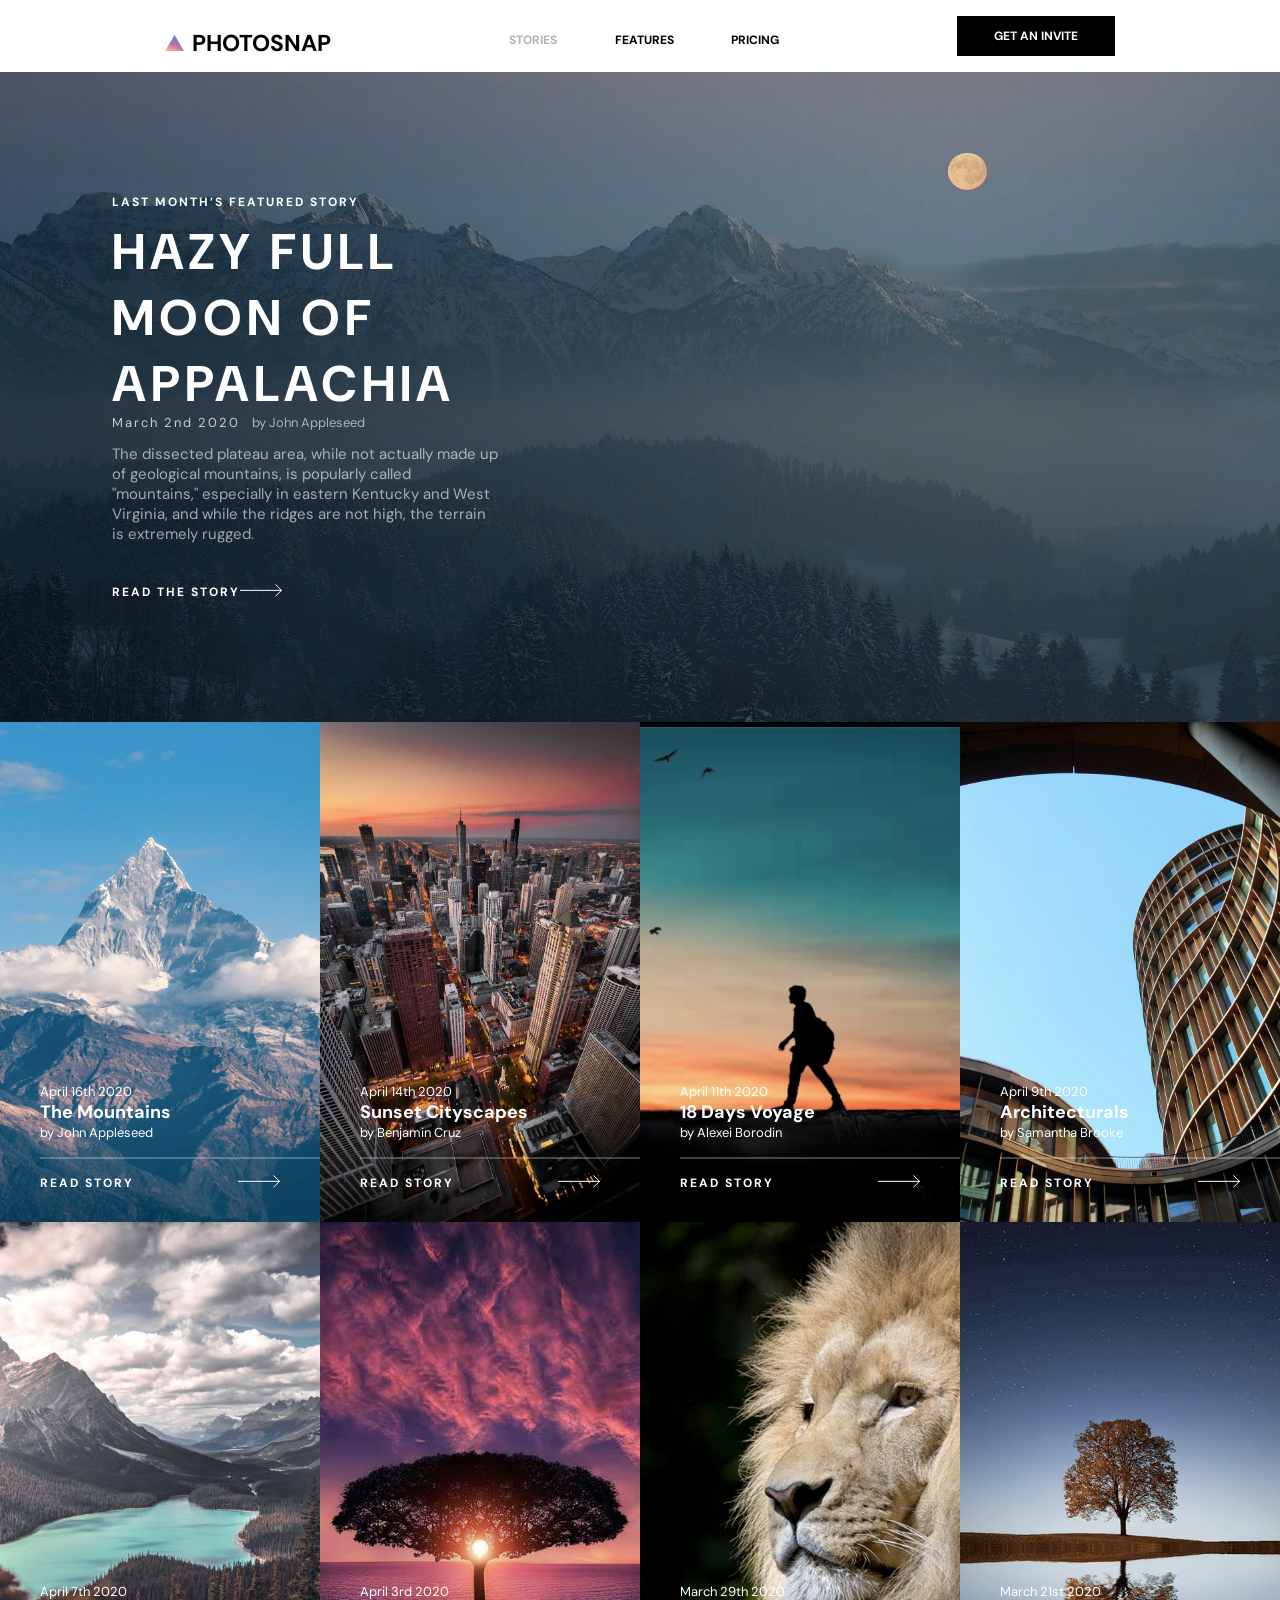
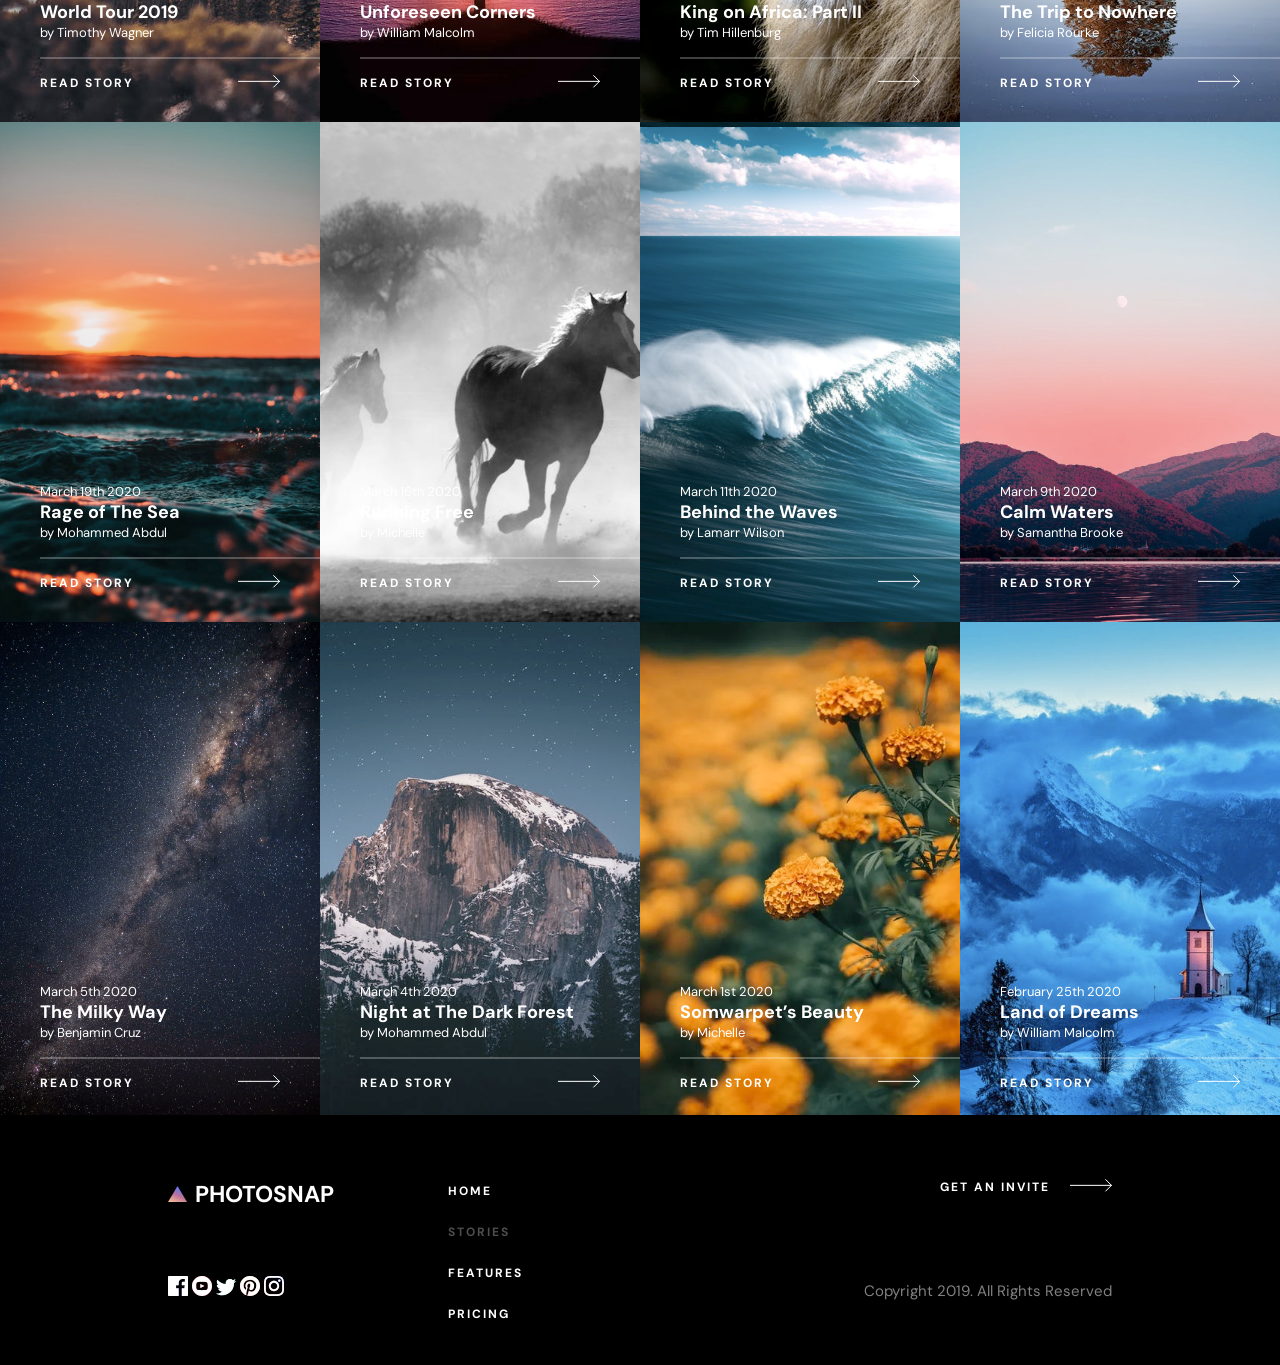
<file: HTML/STORIES.html>
<!DOCTYPE html>
<html lang="en">

<head>
    <meta charset="UTF-8">
    <meta name="viewport" content="width=device-width, initial-scale=1.0">
    <title>STORIES</title>
    <link rel="stylesheet" href="../CSS/STORIES.css">
    <link rel="preconnect" href="https://fonts.googleapis.com">
    <link rel="preconnect" href="https://fonts.gstatic.com" crossorigin>
    <link
        href="https://fonts.googleapis.com/css2?family=Amiri:ital,wght@0,400;0,700;1,400;1,700&family=Arimo:ital,wght@0,400..700;1,400..700&family=DM+Sans:ital,opsz,wght@0,9..40,100..1000;1,9..40,100..1000&family=Montserrat:ital,wght@0,100..900;1,100..900&family=Rubik:ital,wght@0,300..900;1,300..900&display=swap"
        rel="stylesheet">
</head>

<body>
    <nav>
        <a href="../index.html">
            <div class="logo">
                <svg width="19" height="16" viewBox="0 0 19 16" fill="none" xmlns="http://www.w3.org/2000/svg">
                    <path fill-rule="evenodd" clip-rule="evenodd" d="M0 16L9.5 0L19 16H0Z"
                        fill="url(#paint0_linear_83_32305)" />
                    <defs>
                        <linearGradient id="paint0_linear_83_32305" x1="9.5" y1="20" x2="16.6529" y2="3.01176"
                            gradientUnits="userSpaceOnUse">
                            <stop stop-color="#FFC593" />
                            <stop offset="0.519452" stop-color="#BC7198" />
                            <stop offset="1" stop-color="#5A77FF" />
                        </linearGradient>
                    </defs>
                </svg>

                <h1>PHOTOSNAP</h1>
            </div>
        </a>

        <div class="links">
            <ul>
                <li><a href="../HTML/STORIES.html" class="active">STORIES</a></li>
                <li><a href="../HTML/FEATURES.html">FEATURES</a></li>
                <li><a href="../HTML/PRICING.html">PRICING</a></li>
            </ul>
        </div>

        <div class="btn">
            <p>GET AN INVITE</p>
        </div>

        <div class="bar">
            <svg width="20" height="6" viewBox="0 0 20 6" fill="none" xmlns="http://www.w3.org/2000/svg">
                <rect width="20" height="1" fill="black" />
                <rect y="5" width="20" height="1" fill="black" />
            </svg>
        </div>
    </nav>

    <main>
        <div class="content">
            <p class="one">LAST MONTH’S FEATURED STORY</p>

            <h2>HAZY FULL MOON OF APPALACHIA</h2>

            <div class="date">
                <p class="one">March 2nd 2020</p>

                <p class="two">by John Appleseed</p>
            </div>

            <p class="two">The dissected plateau area, while not actually made up of geological mountains, is popularly
                called
                "mountains," especially in eastern Kentucky and West Virginia, and while the ridges are not high, the
                terrain is extremely rugged.
            </p>

            <div class="read">
                <h3>READ THE STORY</h3>
                <svg width="42" height="13" viewBox="0 0 42 13" fill="none" xmlns="http://www.w3.org/2000/svg">
                    <g id="Group 6">
                        <path id="Path 3" d="M0 6.35352H41.864" stroke="white" />
                        <path id="Path 4" d="M35.4282 0.353516L41.4282 6.35352L35.4282 12.3535" stroke="white" />
                    </g>
                </svg>
            </div>
        </div>
    </main>

    <section class="stories">
        <div class="container">
            <div class="card-one">
                <div class="content">
                    <div class="date">
                        <p>April 16th 2020</p>
                    </div>
                    <div class="text">
                        <h3>The Mountains</h3>
                        <p>by John Appleseed</p>
                    </div>

                    <div class="line"></div>

                    <div class="read">
                        <h4>READ STORY</h4>
                        <svg width="42" height="13" viewBox="0 0 42 13" fill="none" xmlns="http://www.w3.org/2000/svg">
                            <g id="Group 6">
                                <path id="Path 3" d="M0 6.35352H41.864" stroke="white" />
                                <path id="Path 4" d="M35.4282 0.353516L41.4282 6.35352L35.4282 12.3535"
                                    stroke="white" />
                            </g>
                        </svg>
                    </div>
                </div>
                <div class="line"></div>
            </div>
            <div class="card-two">
                <div class="content">
                    <div class="date">
                        <p>April 14th 2020</p>
                    </div>
                    <div class="text">
                        <h3>Sunset Cityscapes</h3>
                        <p>by Benjamin Cruz</p>
                    </div>

                    <div class="line"></div>

                    <div class="read">
                        <h4>READ STORY</h4>
                        <svg width="42" height="13" viewBox="0 0 42 13" fill="none" xmlns="http://www.w3.org/2000/svg">
                            <g id="Group 6">
                                <path id="Path 3" d="M0 6.35352H41.864" stroke="white" />
                                <path id="Path 4" d="M35.4282 0.353516L41.4282 6.35352L35.4282 12.3535"
                                    stroke="white" />
                            </g>
                        </svg>
                    </div>
                </div>
            </div>
            <div class="card-three">
                <div class="content">
                    <div class="date">
                        <p>April 11th 2020</p>
                    </div>
                    <div class="text">
                        <h3>18 Days Voyage</h3>
                        <p>by Alexei Borodin</p>
                    </div>

                    <div class="line"></div>

                    <div class="read">
                        <h4>READ STORY</h4>
                        <svg width="42" height="13" viewBox="0 0 42 13" fill="none" xmlns="http://www.w3.org/2000/svg">
                            <g id="Group 6">
                                <path id="Path 3" d="M0 6.35352H41.864" stroke="white" />
                                <path id="Path 4" d="M35.4282 0.353516L41.4282 6.35352L35.4282 12.3535"
                                    stroke="white" />
                            </g>
                        </svg>
                    </div>
                </div>
            </div>
            <div class="card-four">
                <div class="content">
                    <div class="date">
                        <p>April 9th 2020</p>
                    </div>
                    <div class="text">
                        <h3>Architecturals</h3>
                        <p>by Samantha Brooke</p>
                    </div>

                    <div class="line"></div>

                    <div class="read">
                        <h4>READ STORY</h4>
                        <svg width="42" height="13" viewBox="0 0 42 13" fill="none" xmlns="http://www.w3.org/2000/svg">
                            <g id="Group 6">
                                <path id="Path 3" d="M0 6.35352H41.864" stroke="white" />
                                <path id="Path 4" d="M35.4282 0.353516L41.4282 6.35352L35.4282 12.3535"
                                    stroke="white" />
                            </g>
                        </svg>
                    </div>
                </div>
            </div>
            <div class="card-five">
                <div class="content">
                    <div class="date">
                        <p>April 7th 2020</p>
                    </div>
                    <div class="text">
                        <h3>World Tour 2019</h3>
                        <p>by Timothy Wagner</p>
                    </div>

                    <div class="line"></div>

                    <div class="read">
                        <h4>READ STORY</h4>
                        <svg width="42" height="13" viewBox="0 0 42 13" fill="none" xmlns="http://www.w3.org/2000/svg">
                            <g id="Group 6">
                                <path id="Path 3" d="M0 6.35352H41.864" stroke="white" />
                                <path id="Path 4" d="M35.4282 0.353516L41.4282 6.35352L35.4282 12.3535"
                                    stroke="white" />
                            </g>
                        </svg>
                    </div>
                </div>
            </div>
            <div class="card-six">
                <div class="content">
                    <div class="date">
                        <p>April 3rd 2020</p>
                    </div>
                    <div class="text">
                        <h3>Unforeseen Corners</h3>
                        <p>by William Malcolm</p>
                    </div>

                    <div class="line"></div>

                    <div class="read">
                        <h4>READ STORY</h4>
                        <svg width="42" height="13" viewBox="0 0 42 13" fill="none" xmlns="http://www.w3.org/2000/svg">
                            <g id="Group 6">
                                <path id="Path 3" d="M0 6.35352H41.864" stroke="white" />
                                <path id="Path 4" d="M35.4282 0.353516L41.4282 6.35352L35.4282 12.3535"
                                    stroke="white" />
                            </g>
                        </svg>
                    </div>
                </div>
            </div>
            <div class="card-seven">
                <div class="content">
                    <div class="date">
                        <p>March 29th 2020</p>
                    </div>
                    <div class="text">
                        <h3>King on Africa: Part II</h3>
                        <p>by Tim Hillenburg</p>
                    </div>

                    <div class="line"></div>

                    <div class="read">
                        <h4>READ STORY</h4>
                        <svg width="42" height="13" viewBox="0 0 42 13" fill="none" xmlns="http://www.w3.org/2000/svg">
                            <g id="Group 6">
                                <path id="Path 3" d="M0 6.35352H41.864" stroke="white" />
                                <path id="Path 4" d="M35.4282 0.353516L41.4282 6.35352L35.4282 12.3535"
                                    stroke="white" />
                            </g>
                        </svg>
                    </div>
                </div>
            </div>
            <div class="card-eight">
                <div class="content">
                    <div class="date">
                        <p>March 21st 2020</p>
                    </div>
                    <div class="text">
                        <h3>The Trip to Nowhere</h3>
                        <p>by Felicia Rourke</p>
                    </div>

                    <div class="line"></div>

                    <div class="read">
                        <h4>READ STORY</h4>
                        <svg width="42" height="13" viewBox="0 0 42 13" fill="none" xmlns="http://www.w3.org/2000/svg">
                            <g id="Group 6">
                                <path id="Path 3" d="M0 6.35352H41.864" stroke="white" />
                                <path id="Path 4" d="M35.4282 0.353516L41.4282 6.35352L35.4282 12.3535"
                                    stroke="white" />
                            </g>
                        </svg>
                    </div>
                </div>
            </div>
            <div class="card-nine">
                <div class="content">
                    <div class="date">
                        <p>March 19th 2020</p>
                    </div>
                    <div class="text">
                        <h3>Rage of The Sea</h3>
                        <p>by Mohammed Abdul</p>
                    </div>

                    <div class="line"></div>

                    <div class="read">
                        <h4>READ STORY</h4>
                        <svg width="42" height="13" viewBox="0 0 42 13" fill="none" xmlns="http://www.w3.org/2000/svg">
                            <g id="Group 6">
                                <path id="Path 3" d="M0 6.35352H41.864" stroke="white" />
                                <path id="Path 4" d="M35.4282 0.353516L41.4282 6.35352L35.4282 12.3535"
                                    stroke="white" />
                            </g>
                        </svg>
                    </div>
                </div>
            </div>
            <div class="card-ten">
                <div class="content">
                    <div class="date">
                        <p>March 16th 2020</p>
                    </div>
                    <div class="text">
                        <h3>Running Free</h3>
                        <p>by Michelle</p>
                    </div>

                    <div class="line"></div>

                    <div class="read">
                        <h4>READ STORY</h4>
                        <svg width="42" height="13" viewBox="0 0 42 13" fill="none" xmlns="http://www.w3.org/2000/svg">
                            <g id="Group 6">
                                <path id="Path 3" d="M0 6.35352H41.864" stroke="white" />
                                <path id="Path 4" d="M35.4282 0.353516L41.4282 6.35352L35.4282 12.3535"
                                    stroke="white" />
                            </g>
                        </svg>
                    </div>
                </div>
            </div>
            <div class="card-eleven">
                <div class="content">
                    <div class="date">
                        <p>March 11th 2020</p>
                    </div>
                    <div class="text">
                        <h3>Behind the Waves</h3>
                        <p>by Lamarr Wilson</p>
                    </div>

                    <div class="line"></div>

                    <div class="read">
                        <h4>READ STORY</h4>
                        <svg width="42" height="13" viewBox="0 0 42 13" fill="none" xmlns="http://www.w3.org/2000/svg">
                            <g id="Group 6">
                                <path id="Path 3" d="M0 6.35352H41.864" stroke="white" />
                                <path id="Path 4" d="M35.4282 0.353516L41.4282 6.35352L35.4282 12.3535"
                                    stroke="white" />
                            </g>
                        </svg>
                    </div>
                </div>
            </div>
            <div class="card-twelve">
                <div class="content">
                    <div class="date">
                        <p>March 9th 2020</p>
                    </div>
                    <div class="text">
                        <h3>Calm Waters</h3>
                        <p>by Samantha Brooke</p>
                    </div>

                    <div class="line"></div>

                    <div class="read">
                        <h4>READ STORY</h4>
                        <svg width="42" height="13" viewBox="0 0 42 13" fill="none" xmlns="http://www.w3.org/2000/svg">
                            <g id="Group 6">
                                <path id="Path 3" d="M0 6.35352H41.864" stroke="white" />
                                <path id="Path 4" d="M35.4282 0.353516L41.4282 6.35352L35.4282 12.3535"
                                    stroke="white" />
                            </g>
                        </svg>
                    </div>
                </div>
            </div>
            <div class="card-thirteen">
                <div class="content">
                    <div class="date">
                        <p>March 5th 2020</p>
                    </div>
                    <div class="text">
                        <h3>The Milky Way</h3>
                        <p>by Benjamin Cruz</p>
                    </div>

                    <div class="line"></div>

                    <div class="read">
                        <h4>READ STORY</h4>
                        <svg width="42" height="13" viewBox="0 0 42 13" fill="none" xmlns="http://www.w3.org/2000/svg">
                            <g id="Group 6">
                                <path id="Path 3" d="M0 6.35352H41.864" stroke="white" />
                                <path id="Path 4" d="M35.4282 0.353516L41.4282 6.35352L35.4282 12.3535"
                                    stroke="white" />
                            </g>
                        </svg>
                    </div>
                </div>
            </div>
            <div class="card-fourteen">
                <div class="content">
                    <div class="date">
                        <p>March 4th 2020</p>
                    </div>
                    <div class="text">
                        <h3>Night at The Dark Forest</h3>
                        <p>by  Mohammed Abdul</p>
                    </div>

                    <div class="line"></div>

                    <div class="read">
                        <h4>READ STORY</h4>
                        <svg width="42" height="13" viewBox="0 0 42 13" fill="none" xmlns="http://www.w3.org/2000/svg">
                            <g id="Group 6">
                                <path id="Path 3" d="M0 6.35352H41.864" stroke="white" />
                                <path id="Path 4" d="M35.4282 0.353516L41.4282 6.35352L35.4282 12.3535"
                                    stroke="white" />
                            </g>
                        </svg>
                    </div>
                </div>
            </div>
            <div class="card-fifteen">
                <div class="content">
                    <div class="date">
                        <p>March 1st 2020</p>
                    </div>
                    <div class="text">
                        <h3>Somwarpet’s Beauty</h3>
                        <p>by Michelle</p>
                    </div>

                    <div class="line"></div>

                    <div class="read">
                        <h4>READ STORY</h4>
                        <svg width="42" height="13" viewBox="0 0 42 13" fill="none" xmlns="http://www.w3.org/2000/svg">
                            <g id="Group 6">
                                <path id="Path 3" d="M0 6.35352H41.864" stroke="white" />
                                <path id="Path 4" d="M35.4282 0.353516L41.4282 6.35352L35.4282 12.3535"
                                    stroke="white" />
                            </g>
                        </svg>
                    </div>
                </div>
            </div>
            <div class="card-sixteen">
                <div class="content">
                    <div class="date">
                        <p>February 25th 2020</p>
                    </div>
                    <div class="text">
                        <h3>Land of Dreams</h3>
                        <p>by William Malcolm</p>
                    </div>

                    <div class="line"></div>

                    <div class="read">
                        <h4>READ STORY</h4>
                        <svg width="42" height="13" viewBox="0 0 42 13" fill="none" xmlns="http://www.w3.org/2000/svg">
                            <g id="Group 6">
                                <path id="Path 3" d="M0 6.35352H41.864" stroke="white" />
                                <path id="Path 4" d="M35.4282 0.353516L41.4282 6.35352L35.4282 12.3535"
                                    stroke="white" />
                            </g>
                        </svg>
                    </div>
                </div>
            </div>
        </div>
    </section>

    <footer>
        <div class="container">
            <div class="logo-footer">
                <a href="../index.html">
                    <div class="logo">
                        <svg width="19" height="16" viewBox="0 0 19 16" fill="none" xmlns="http://www.w3.org/2000/svg">
                            <path fill-rule="evenodd" clip-rule="evenodd" d="M0 16L9.5 0L19 16H0Z"
                                fill="url(#paint0_linear_83_32305)" />
                            <defs>
                                <linearGradient id="paint0_linear_83_32305" x1="9.5" y1="20" x2="16.6529" y2="3.01176"
                                    gradientUnits="userSpaceOnUse">
                                    <stop stop-color="#FFC593" />
                                    <stop offset="0.519452" stop-color="#BC7198" />
                                    <stop offset="1" stop-color="#5A77FF" />
                                </linearGradient>
                            </defs>
                        </svg>

                        <h1>PHOTOSNAP</h1>
                    </div>
                </a>
            </div>

            <div class="social-logos">
                <a href="#" class="facebook">
                    <svg width="20" height="20" viewBox="0 0 20 20" fill="none" xmlns="http://www.w3.org/2000/svg">
                        <path
                            d="M18.8958 0H1.10417C0.494167 0 0 0.494167 0 1.10417V18.8967C0 19.5058 0.494167 20 1.10417 20H10.6833V12.255H8.07667V9.23667H10.6833V7.01083C10.6833 4.4275 12.2608 3.02083 14.5658 3.02083C15.67 3.02083 16.6183 3.10333 16.895 3.14V5.84L15.2967 5.84083C14.0433 5.84083 13.8008 6.43667 13.8008 7.31V9.2375H16.79L16.4008 12.2558H13.8008V20H18.8975C19.5058 20 20 19.5058 20 18.8958V1.10417C20 0.494167 19.5058 0 18.8958 0Z"
                            fill="white" />
                    </svg>
                </a>

                <a href="#" class="youtube">
                    <svg width="20" height="20" viewBox="0 0 20 20" fill="none" xmlns="http://www.w3.org/2000/svg">
                        <path fill-rule="evenodd" clip-rule="evenodd"
                            d="M10 0C4.4775 0 0 4.4775 0 10C0 15.5225 4.4775 20 10 20C15.5225 20 20 15.5225 20 10C20 4.4775 15.5225 0 10 0ZM13.7008 14.0767C11.9492 14.1967 8.0475 14.1967 6.29833 14.0767C4.40167 13.9467 4.18083 13.0183 4.16667 10C4.18083 6.97583 4.40417 6.05333 6.29833 5.92333C8.0475 5.80333 11.95 5.80333 13.7008 5.92333C15.5983 6.05333 15.8183 6.98167 15.8333 10C15.8183 13.0242 15.5958 13.9467 13.7008 14.0767ZM12.4308 9.99667L8.33333 8.04833V11.9517L12.4308 9.99667Z"
                            fill="white" />
                    </svg>
                </a>

                <a href="#" class="twitter">
                    <svg width="20" height="17" viewBox="0 0 20 17" fill="none" xmlns="http://www.w3.org/2000/svg">
                        <path
                            d="M20 1.92417C19.2642 2.25083 18.4733 2.47083 17.6433 2.57C18.4908 2.0625 19.1417 1.25833 19.4475 0.3C18.655 0.77 17.7767 1.11167 16.8417 1.29583C16.0942 0.498333 15.0267 0 13.8467 0C11.1975 0 9.25083 2.47167 9.84917 5.0375C6.44 4.86667 3.41667 3.23333 1.3925 0.750833C0.3175 2.595 0.835 5.0075 2.66167 6.22917C1.99 6.2075 1.35667 6.02333 0.804167 5.71583C0.759167 7.61667 2.12167 9.395 4.095 9.79083C3.5175 9.9475 2.885 9.98417 2.24167 9.86083C2.76333 11.4908 4.27833 12.6767 6.075 12.71C4.35 14.0625 2.17667 14.6667 0 14.41C1.81583 15.5742 3.97333 16.2533 6.29 16.2533C13.9083 16.2533 18.2125 9.81917 17.9525 4.04833C18.7542 3.46917 19.45 2.74667 20 1.92417Z"
                            fill="white" />
                    </svg>
                </a>

                <a href="#" class="pinterest">
                    <svg width="20" height="20" viewBox="0 0 20 20" fill="none" xmlns="http://www.w3.org/2000/svg">
                        <path
                            d="M10 0C4.4775 0 0 4.47667 0 10C0 14.2367 2.63583 17.855 6.35583 19.3117C6.26833 18.5208 6.18917 17.3075 6.39083 16.4442C6.5725 15.6633 7.56333 11.4733 7.56333 11.4733C7.56333 11.4733 7.26417 10.8742 7.26417 9.98833C7.26417 8.59833 8.07 7.56 9.07333 7.56C9.92583 7.56 10.3383 8.20083 10.3383 8.96833C10.3383 9.82583 9.7925 11.1083 9.51 12.2975C9.27417 13.2925 10.0092 14.105 10.9908 14.105C12.7683 14.105 14.1342 12.2308 14.1342 9.52583C14.1342 7.13167 12.4142 5.4575 9.9575 5.4575C7.1125 5.4575 5.4425 7.59167 5.4425 9.79667C5.4425 10.6558 5.77333 11.5783 6.18667 12.0783C6.26833 12.1775 6.28 12.265 6.25583 12.3658L5.97833 13.4992C5.93417 13.6825 5.83333 13.7217 5.64333 13.6333C4.39417 13.0517 3.61333 11.2258 3.61333 9.75917C3.61333 6.605 5.905 3.7075 10.2208 3.7075C13.69 3.7075 16.3858 6.18 16.3858 9.48333C16.3858 12.93 14.2133 15.7033 11.1967 15.7033C10.1833 15.7033 9.23083 15.1775 8.905 14.555L8.28167 16.9325C8.05583 17.8017 7.44667 18.8908 7.03833 19.5542C7.975 19.8433 8.96917 20 10 20C15.5225 20 20 15.5225 20 10C20 4.47667 15.5225 0 10 0Z"
                            fill="white" />
                    </svg>
                </a>

                <a href="#" class="instagram">
                    <svg width="20" height="20" viewBox="0 0 20 20" fill="none" xmlns="http://www.w3.org/2000/svg">
                        <path fill-rule="evenodd" clip-rule="evenodd"
                            d="M10 0C7.28417 0 6.94417 0.0116667 5.8775 0.06C2.24583 0.226667 0.2275 2.24167 0.0608333 5.87667C0.0116667 6.94417 0 7.28417 0 10C0 12.7158 0.0116667 13.0567 0.06 14.1233C0.226667 17.755 2.24167 19.7733 5.87667 19.94C6.94417 19.9883 7.28417 20 10 20C12.7158 20 13.0567 19.9883 14.1233 19.94C17.7517 19.7733 19.775 17.7583 19.9392 14.1233C19.9883 13.0567 20 12.7158 20 10C20 7.28417 19.9883 6.94417 19.94 5.8775C19.7767 2.24917 17.7592 0.2275 14.1242 0.0608333C13.0567 0.0116667 12.7158 0 10 0ZM10 1.8025C12.67 1.8025 12.9867 1.8125 14.0417 1.86083C16.7517 1.98417 18.0175 3.27 18.1408 5.96C18.1892 7.01417 18.1983 7.33083 18.1983 10.0008C18.1983 12.6717 18.1883 12.9875 18.1408 14.0417C18.0167 16.7292 16.7542 18.0175 14.0417 18.1408C12.9867 18.1892 12.6717 18.1992 10 18.1992C7.33 18.1992 7.01333 18.1892 5.95917 18.1408C3.2425 18.0167 1.98333 16.725 1.86 14.0408C1.81167 12.9867 1.80167 12.6708 1.80167 10C1.80167 7.33 1.8125 7.01417 1.86 5.95917C1.98417 3.27 3.24667 1.98333 5.95917 1.86C7.01417 1.8125 7.33 1.8025 10 1.8025ZM4.865 10C4.865 7.16417 7.16417 4.865 10 4.865C12.8358 4.865 15.135 7.16417 15.135 10C15.135 12.8367 12.8358 15.1358 10 15.1358C7.16417 15.1358 4.865 12.8358 4.865 10ZM10 13.3333C8.15917 13.3333 6.66667 11.8417 6.66667 10C6.66667 8.15917 8.15917 6.66667 10 6.66667C11.8408 6.66667 13.3333 8.15917 13.3333 10C13.3333 11.8417 11.8408 13.3333 10 13.3333ZM14.1375 4.6625C14.1375 4 14.675 3.4625 15.3383 3.4625C16.0008 3.4625 16.5375 4 16.5375 4.6625C16.5375 5.325 16.0008 5.8625 15.3383 5.8625C14.675 5.8625 14.1375 5.325 14.1375 4.6625Z"
                            fill="white" />
                    </svg>
                </a>
            </div>

            <div class="social-logos-hover">
                <a href="#" class="facebook">
                    <svg width="20" height="20" viewBox="0 0 20 20" fill="none" xmlns="http://www.w3.org/2000/svg">
                        <path id="Path"
                            d="M18.8958 0H1.10417C0.494167 0 0 0.494167 0 1.10417V18.8967C0 19.5058 0.494167 20 1.10417 20H10.6833V12.255H8.07667V9.23667H10.6833V7.01083C10.6833 4.4275 12.2608 3.02083 14.5658 3.02083C15.67 3.02083 16.6183 3.10333 16.895 3.14V5.84L15.2967 5.84083C14.0433 5.84083 13.8008 6.43667 13.8008 7.31V9.2375H16.79L16.4008 12.2558H13.8008V20H18.8975C19.5058 20 20 19.5058 20 18.8958V1.10417C20 0.494167 19.5058 0 18.8958 0Z"
                            fill="url(#paint0_linear_83_31881)" />
                        <defs>
                            <linearGradient id="paint0_linear_83_31881" x1="10" y1="-10" x2="-10" y2="10"
                                gradientUnits="userSpaceOnUse">
                                <stop stop-color="#63AFDB" />
                                <stop offset="1" stop-color="#6028F1" />
                            </linearGradient>
                        </defs>
                    </svg>
                </a>

                <a href="#" class="youtube">
                    <svg width="20" height="20" viewBox="0 0 20 20" fill="none" xmlns="http://www.w3.org/2000/svg">
                        <path id="Shape" fill-rule="evenodd" clip-rule="evenodd"
                            d="M10 0C4.4775 0 0 4.4775 0 10C0 15.5225 4.4775 20 10 20C15.5225 20 20 15.5225 20 10C20 4.4775 15.5225 0 10 0ZM13.7008 14.0767C11.9492 14.1967 8.0475 14.1967 6.29833 14.0767C4.40167 13.9467 4.18083 13.0183 4.16667 10C4.18083 6.97583 4.40417 6.05333 6.29833 5.92333C8.0475 5.80333 11.95 5.80333 13.7008 5.92333C15.5983 6.05333 15.8183 6.98167 15.8333 10C15.8183 13.0242 15.5958 13.9467 13.7008 14.0767ZM12.4308 9.99667L8.33333 8.04833V11.9517L12.4308 9.99667Z"
                            fill="url(#paint0_linear_83_31890)" />
                        <defs>
                            <linearGradient id="paint0_linear_83_31890" x1="10" y1="30" x2="30" y2="10"
                                gradientUnits="userSpaceOnUse">
                                <stop stop-color="#D3205A" />
                                <stop offset="1" stop-color="#FF5A5A" />
                            </linearGradient>
                        </defs>
                    </svg>
                </a>

                <a href="#" class="twitter">
                    <svg width="20" height="17" viewBox="0 0 20 17" fill="none" xmlns="http://www.w3.org/2000/svg">
                        <path id="Path"
                            d="M20 1.92417C19.2642 2.25083 18.4733 2.47083 17.6433 2.57C18.4908 2.0625 19.1417 1.25833 19.4475 0.3C18.655 0.77 17.7767 1.11167 16.8417 1.29583C16.0942 0.498333 15.0267 0 13.8467 0C11.1975 0 9.25083 2.47167 9.84917 5.0375C6.44 4.86667 3.41667 3.23333 1.3925 0.750833C0.3175 2.595 0.835 5.0075 2.66167 6.22917C1.99 6.2075 1.35667 6.02333 0.804167 5.71583C0.759167 7.61667 2.12167 9.395 4.095 9.79083C3.5175 9.9475 2.885 9.98417 2.24167 9.86083C2.76333 11.4908 4.27833 12.6767 6.075 12.71C4.35 14.0625 2.17667 14.6667 0 14.41C1.81583 15.5742 3.97333 16.2533 6.29 16.2533C13.9083 16.2533 18.2125 9.81917 17.9525 4.04833C18.7542 3.46917 19.45 2.74667 20 1.92417Z"
                            fill="url(#paint0_linear_83_31889)" />
                        <defs>
                            <linearGradient id="paint0_linear_83_31889" x1="10" y1="-8.12667" x2="-5.90981" y2="11.4506"
                                gradientUnits="userSpaceOnUse">
                                <stop stop-color="#65FFEB" />
                                <stop offset="1" stop-color="#27718A" />
                            </linearGradient>
                        </defs>
                    </svg>
                </a>

                <a href="#" class="pinterest">
                    <svg width="20" height="20" viewBox="0 0 20 20" fill="none" xmlns="http://www.w3.org/2000/svg">
                        <path id="Path"
                            d="M10 0C4.4775 0 0 4.47667 0 10C0 14.2367 2.63583 17.855 6.35583 19.3117C6.26833 18.5208 6.18917 17.3075 6.39083 16.4442C6.5725 15.6633 7.56333 11.4733 7.56333 11.4733C7.56333 11.4733 7.26417 10.8742 7.26417 9.98833C7.26417 8.59833 8.07 7.56 9.07333 7.56C9.92583 7.56 10.3383 8.20083 10.3383 8.96833C10.3383 9.82583 9.7925 11.1083 9.51 12.2975C9.27417 13.2925 10.0092 14.105 10.9908 14.105C12.7683 14.105 14.1342 12.2308 14.1342 9.52583C14.1342 7.13167 12.4142 5.4575 9.9575 5.4575C7.1125 5.4575 5.4425 7.59167 5.4425 9.79667C5.4425 10.6558 5.77333 11.5783 6.18667 12.0783C6.26833 12.1775 6.28 12.265 6.25583 12.3658L5.97833 13.4992C5.93417 13.6825 5.83333 13.7217 5.64333 13.6333C4.39417 13.0517 3.61333 11.2258 3.61333 9.75917C3.61333 6.605 5.905 3.7075 10.2208 3.7075C13.69 3.7075 16.3858 6.18 16.3858 9.48333C16.3858 12.93 14.2133 15.7033 11.1967 15.7033C10.1833 15.7033 9.23083 15.1775 8.905 14.555L8.28167 16.9325C8.05583 17.8017 7.44667 18.8908 7.03833 19.5542C7.975 19.8433 8.96917 20 10 20C15.5225 20 20 15.5225 20 10C20 4.47667 15.5225 0 10 0Z"
                            fill="url(#paint0_linear_83_31888)" />
                        <defs>
                            <linearGradient id="paint0_linear_83_31888" x1="10" y1="-10" x2="-10" y2="10"
                                gradientUnits="userSpaceOnUse">
                                <stop stop-color="#F6C683" />
                                <stop offset="1" stop-color="#DE3838" />
                            </linearGradient>
                        </defs>
                    </svg>
                </a>

                <a href="#" class="instagram">
                    <svg width="20" height="20" viewBox="0 0 20 20" fill="none" xmlns="http://www.w3.org/2000/svg">
                        <path id="Shape" fill-rule="evenodd" clip-rule="evenodd"
                            d="M10 0C7.28417 0 6.94417 0.0116667 5.8775 0.06C2.24583 0.226667 0.2275 2.24167 0.0608333 5.87667C0.0116667 6.94417 0 7.28417 0 10C0 12.7158 0.0116667 13.0567 0.06 14.1233C0.226667 17.755 2.24167 19.7733 5.87667 19.94C6.94417 19.9883 7.28417 20 10 20C12.7158 20 13.0567 19.9883 14.1233 19.94C17.7517 19.7733 19.775 17.7583 19.9392 14.1233C19.9883 13.0567 20 12.7158 20 10C20 7.28417 19.9883 6.94417 19.94 5.8775C19.7767 2.24917 17.7592 0.2275 14.1242 0.0608333C13.0567 0.0116667 12.7158 0 10 0ZM10 1.8025C12.67 1.8025 12.9867 1.8125 14.0417 1.86083C16.7517 1.98417 18.0175 3.27 18.1408 5.96C18.1892 7.01417 18.1983 7.33083 18.1983 10.0008C18.1983 12.6717 18.1883 12.9875 18.1408 14.0417C18.0167 16.7292 16.7542 18.0175 14.0417 18.1408C12.9867 18.1892 12.6717 18.1992 10 18.1992C7.33 18.1992 7.01333 18.1892 5.95917 18.1408C3.2425 18.0167 1.98333 16.725 1.86 14.0408C1.81167 12.9867 1.80167 12.6708 1.80167 10C1.80167 7.33 1.8125 7.01417 1.86 5.95917C1.98417 3.27 3.24667 1.98333 5.95917 1.86C7.01417 1.8125 7.33 1.8025 10 1.8025ZM4.865 10C4.865 7.16417 7.16417 4.865 10 4.865C12.8358 4.865 15.135 7.16417 15.135 10C15.135 12.8367 12.8358 15.1358 10 15.1358C7.16417 15.1358 4.865 12.8358 4.865 10ZM10 13.3333C8.15917 13.3333 6.66667 11.8417 6.66667 10C6.66667 8.15917 8.15917 6.66667 10 6.66667C11.8408 6.66667 13.3333 8.15917 13.3333 10C13.3333 11.8417 11.8408 13.3333 10 13.3333ZM14.1375 4.6625C14.1375 4 14.675 3.4625 15.3383 3.4625C16.0008 3.4625 16.5375 4 16.5375 4.6625C16.5375 5.325 16.0008 5.8625 15.3383 5.8625C14.675 5.8625 14.1375 5.325 14.1375 4.6625Z"
                            fill="url(#paint0_linear_83_31882)" />
                        <defs>
                            <linearGradient id="paint0_linear_83_31882" x1="10" y1="25" x2="20" y2="5"
                                gradientUnits="userSpaceOnUse">
                                <stop stop-color="#FFC593" />
                                <stop offset="0.519452" stop-color="#BC7198" />
                                <stop offset="1" stop-color="#5A77FF" />
                            </linearGradient>
                        </defs>
                    </svg>
                </a>
            </div>

            <div class="links">
                <ul>
                    <li><a href="../index.html">Home</a></li>
                    <li><a href="../HTML/STORIES.html" class="active">STORIES</a></li>
                    <li><a href="../HTML/FEATURES.html">FEATURES</a></li>
                    <li><a href="../HTML/PRICING.html">PRICING</a></li>
                </ul>
            </div>

            <div class="invite">
                <p>GET AN INVITE</p>
                <svg width="42" height="13" viewBox="0 0 42 13" fill="none" xmlns="http://www.w3.org/2000/svg">
                    <path d="M0 6.35352H41.864" stroke="white" />
                    <path d="M35.4282 0.353516L41.4282 6.35352L35.4282 12.3535" stroke="white" />
                </svg>

            </div>

            <div class="info">
                <p>Copyright 2019. All Rights Reserved</p>
            </div>
        </div>
    </footer>
</body>

</html>
</file>
<file: CSS/HOME.css>
* {
    padding: 0;
    margin: 0;
    box-sizing: border-box;
}

html {
    scroll-behavior: smooth;
}

body {
    font-family: "DM Sans", serif;
}

/* Nav Bar */

nav {
    width: 100%;
    height: 72px;
    background-color: #fff;
    display: flex;
    justify-content: space-between;
    padding: 28px 165px;
}

/* Logo */

nav a {
    text-decoration: none;
    color: #000;
}

nav a .logo {
    display: flex;
    gap: 8px;
    align-self: center;
}

nav a .logo h1 {
    font-weight: bold;
    font-size: 23px;
}

nav a .logo svg {
    position: relative;
    top: 7px;
}

/* Links */

nav .links {
    width: 270px;
    height: 16px;
}

nav .links ul {
    display: flex;
    justify-content: space-between;
}

nav .links ul li {
    list-style: none;
}

nav .links ul li a {
    font-size: 12px;
    font-weight: 700;
}

nav .links ul li a:hover {
    opacity: 30%;
}

/* Button */

nav .btn {
    width: 158px;
    height: 40px;
    background-color: #000;
    padding: 12px 24px;
    color: #fff;
    display: flex;
    align-self: center;
    cursor: pointer;
}

nav .btn:hover {
    background: #DFDFDF;
    color: #000;
}

nav .btn p {
    width: 110px;
    height: 16px;
    font-weight: 700;
    font-size: 12px;
    text-align: center;
}

/* Bar */

nav .bar {
    display: none;
}

/* Section one */

.sec-one {
    display: flex;
}

.sec-one .ditailes {
    background-color: #000;
    width: 610px;
    height: 650px;
    padding: 173px 0;
    display: flex;
}

.sec-one .ditailes .Rectangle {
    width: 6px;
    height: 304px;
    background: linear-gradient(26.57deg, #FFC593 0%, #BC7198 43.29%, #5A77FF 83.33%);
}

.sec-one .ditailes .photo {
    width: 387px;
    height: 304px;
    color: #fff;
    display: flex;
    flex-direction: column;
    gap: 21px;
    margin-left: 106px;
}

.sec-one .ditailes .photo h2 {
    height: 144px;
    font-size: 35px;
    font-weight: 700;
    text-transform: uppercase;
    letter-spacing: 4.17px;
}

.sec-one .ditailes .photo p {
    height: 165px;
    opacity: 60%;
    font-weight: 400;
    font-size: 15px;
    position: relative;
}

.sec-one .ditailes .link {
    color: #fff;
    display: flex;
    position: absolute;
    left: 112px;
    top: 520px;
    gap: 10px;
}

.sec-one .ditailes .link a {
    text-decoration: none;
    color: #fff;
}

.sec-one .ditailes .link svg {
    position: absolute;
    left: 117px;
    top: 4px;
}

.sec-one .ditailes .link a:hover {
    text-decoration: underline;
}

.sec-one .image {
    background-image: url("../IMAGES/home-one.png");
    width: 830px;
    height: 650px;
    background-size: auto;
    background-position-x: -700px;
    background-position-y: -800px;
}

/* Section two */

.sec-two {
    display: flex;
}

.sec-two .ditailes {
    background-color: #fff;
    width: 610px;
    height: 650px;
    padding: 173px 0;
    display: flex;
}

.sec-two .ditailes .photo {
    width: 387px;
    height: 304px;
    color: #000;
    display: flex;
    flex-direction: column;
    gap: 20px;
    margin-left: 106px;
}

.sec-two .ditailes .photo h2 {
    height: 144px;
    font-size: 49px;
    font-weight: 700;
    text-transform: uppercase;
    letter-spacing: 4.17px;
}

.sec-two .ditailes .photo p {
    height: 165px;
    opacity: 60%;
    font-weight: 400;
    font-size: 15px;
    position: relative;
    top: 30px;
}

.sec-two .ditailes .link {
    color: #000;
    display: flex;
    position: absolute;
    right: 330px;
    top: 1200px;
    gap: 10px;
}

.sec-two .ditailes .link a {
    text-decoration: none;
    color: #000;
}

.sec-two .ditailes .link a:hover {
    text-decoration: underline;
}

.sec-two .ditailes .link svg {
    position: absolute;
    right: -50px;
    top: 4px;
}

.sec-two .image {
    background-image: url("../IMAGES/home-two.png");
    width: 830px;
    height: 650px;
    background-size: 1200px;
    background-position-x: -100px;
    background-position-y: -900px;
}

/* Section three */

.sec-three {
    display: flex;
}

.sec-three .ditailes {
    background-color: #fff;
    width: 610px;
    height: 650px;
    padding: 173px 0;
    display: flex;
}

.sec-three .ditailes .photo {
    width: 387px;
    height: 304px;
    color: #000;
    display: flex;
    flex-direction: column;
    gap: 20px;
    margin-left: 106px;
}

.sec-three .ditailes .photo h2 {
    height: 144px;
    font-size: 40px;
    font-weight: 700;
    text-transform: uppercase;
    letter-spacing: 4.17px;
}

.sec-three .ditailes .photo p {
    height: 165px;
    opacity: 60%;
    font-weight: 400;
    font-size: 15px;
    position: relative;
    top: -20px;
}

.sec-three .ditailes .link {
    color: #000;
    display: flex;
    position: absolute;
    left: 110px;
    top: 1850px;
    gap: 10px;
}

.sec-three .ditailes .link a {
    text-decoration: none;
    color: #000;
}

.sec-three .ditailes .link a:hover {
    text-decoration: underline;
}

.sec-three .ditailes .link svg {
    position: absolute;
    left: 150px;
    top: 4px;
}

.sec-three .image {
    background-image: url("../IMAGES/home-three.png");
    width: 830px;
    height: 650px;
    background-size: 900px;
    background-position-x: -99px;
    background-position-y: -300px;
}

/* STORIES */

.stories {
    width: 100%;
    height: 500px;
}

.stories .container {
    display: flex;
    position: relative;
}

.stories .container .card-one {
    width: calc(100% / 4);
    height: 500px;
    background-image: url("../IMAGES/story-1.png");
    background-size: cover;
    background-position: center;
    transition: all 1s;
}

.stories .container .card-one:hover {
    transform: translateY(-20px);
}

.stories .container .card-one .content {
    width: 100%;
    height: 500px;
    padding: 0 40px;
    padding-top: 361px;
}

.stories .container .card-one .content .text h3 {
    font-size: 18px;
    font-weight: 700;
    color: #fff;
}

.stories .container .card-one .content .text p {
    font-size: 13px;
    font-weight: 400;
    color: #fff;
}

.stories .container .card-one .content .line {
    width: 280px;
    height: 2px;
    opacity: 25%;
    background-color: #fff;
    margin: 16px auto;
}

.stories .container .card-one .content .read {
    display: flex;
    justify-content: space-between;
}

.stories .container .card-one .content .read h4 {
    font-size: 12px;
    font-weight: 700;
    letter-spacing: 2px;
    color: #fff;
}

.stories .container .card-two {
    width: calc(100% / 4);
    height: 500px;
    background-image: url("../IMAGES/story-2.png");
    background-size: cover;
    background-position: center;
    transition: all 1s;
}

.stories .container .card-two:hover {
    transform: translateY(-20px);
}

.stories .container .card-two .content {
    width: 100%;
    height: 500px;
    padding: 0 40px;
    padding-top: 361px;
}

.stories .container .card-two .content .text h3 {
    font-size: 18px;
    font-weight: 700;
    color: #fff;
}

.stories .container .card-two .content .text p {
    font-size: 13px;
    font-weight: 400;
    color: #fff;
}

.stories .container .card-two .content .line {
    width: 280px;
    height: 2px;
    opacity: 25%;
    background-color: #fff;
    margin: 16px auto;
}

.stories .container .card-two .content .read {
    display: flex;
    justify-content: space-between;
}

.stories .container .card-two .content .read h4 {
    font-size: 12px;
    font-weight: 700;
    letter-spacing: 2px;
    color: #fff;
}

.stories .container .card-three {
    width: calc(100% / 4);
    height: 500px;
    background-image: url("../IMAGES/story-3.png");
    background-size: cover;
    background-position-x: -550px;
    background-position-y: -495px;
    transition: all 1s;
}

.stories .container .card-three:hover {
    transform: translateY(-20px);
}

.stories .container .card-three .content {
    width: 100%;
    height: 500px;
    padding: 0 40px;
    padding-top: 361px;
}

.stories .container .card-three .content .text h3 {
    font-size: 18px;
    font-weight: 700;
    color: #fff;
}

.stories .container .card-three .content .text p {
    font-size: 13px;
    font-weight: 400;
    color: #fff;
}

.stories .container .card-three .content .line {
    width: 280px;
    height: 2px;
    opacity: 25%;
    background-color: #fff;
    margin: 16px auto;
}

.stories .container .card-three .content .read {
    display: flex;
    justify-content: space-between;
}

.stories .container .card-three .content .read h4 {
    font-size: 12px;
    font-weight: 700;
    letter-spacing: 2px;
    color: #fff;
}

.stories .container .card-four {
    width: calc(100% / 4);
    height: 500px;
    background-image: url("../IMAGES/story-4.png");
    background-size: cover;
    background-position: center;
    transition: all 1s;
}

.stories .container .card-four:hover {
    transform: translateY(-20px);
}

.stories .container .card-four .content {
    width: 100%;
    height: 500px;
    padding: 0 40px;
    padding-top: 361px;
}

.stories .container .card-four .content .text h3 {
    font-size: 18px;
    font-weight: 700;
    color: #fff;
}

.stories .container .card-four .content .text p {
    font-size: 13px;
    font-weight: 400;
    color: #fff;
}

.stories .container .card-four .content .line {
    width: 280px;
    height: 2px;
    opacity: 25%;
    background-color: #fff;
    margin: 16px auto;
}

.stories .container .card-four .content .read {
    display: flex;
    justify-content: space-between;
}

.stories .container .card-four .content .read h4 {
    font-size: 12px;
    font-weight: 700;
    letter-spacing: 2px;
    color: #fff;
}

/* main section */

main {
    width: 100%;
    height: 475px;
    display: flex;
    justify-content: center;
    align-items: center;
}

main .container {
    width: 1110px;
    height: 236px;
    display: flex;
    gap: 40px;
}

main .container .content-card-one {
    width: 360px;
    height: 236px;
    display: flex;
    flex-direction: column;
    justify-content: center;
    align-items: center;
    gap: 50px;
}

main .container .content-card-one .content {
    display: flex;
    flex-direction: column;
    gap: 16px;
    align-items: center;
}

main .container .content-card-one .content h5 {
    font-weight: 700;
    font-size: 18px;
}

main .container .content-card-one .content p {
    font-size: 15px;
    font-weight: 400;
    text-align: center;
}

main .container .content-card-two {
    width: 360px;
    height: 236px;
    display: flex;
    flex-direction: column;
    justify-content: center;
    align-items: center;
    gap: 85px;
}

main .container .content-card-two .content {
    display: flex;
    flex-direction: column;
    gap: 16px;
    align-items: center;
}

main .container .content-card-two .content h5 {
    font-weight: 700;
    font-size: 18px;
}

main .container .content-card-two .content p {
    font-size: 15px;
    font-weight: 400;
    text-align: center;
}

main .container .content-card-three {
    width: 360px;
    height: 236px;
    display: flex;
    flex-direction: column;
    justify-content: center;
    align-items: center;
    gap: 30px;
}

main .container .content-card-three .content {
    display: flex;
    flex-direction: column;
    gap: 16px;
    align-items: center;
}

main .container .content-card-three .content h5 {
    font-weight: 700;
    font-size: 18px;
}

main .container .content-card-three .content p {
    font-size: 15px;
    font-weight: 400;
    text-align: center;
}

/* Footer */

footer {
    width: 100%;
    height: 250px;
    padding: 64px 168px;
    background-color: #000;
}

footer .container {
    width: (100% - 336px);
    height: 122px;
    position: relative;
}

/* logo footer */

footer .container .logo-footer {
    margin-bottom: 85px;
}

footer .container .logo-footer a {
    text-decoration: none;
    color: #fff;
}

footer .container .logo-footer a .logo {
    display: flex;
    gap: 8px;
    align-self: center;
    width: fit-content;
}

footer .container .logo-footer a .logo h1 {
    font-weight: bold;
    font-size: 23px;
}

footer .container .logo-footer a .logo svg {
    position: relative;
    top: 7px;
}

/* social logos */

footer .container .social-logos {
    position: absolute;
    bottom: 0;
    z-index: 1;
}

footer .container .social-logos a {
    text-decoration: none;
}

footer .container .social-logos-hover {
    position: absolute;
    bottom: 0;
}

footer .container .social-logos-hover a {
    text-decoration: none;
}

footer .container .social-logos .facebook:hover {
    opacity: 0;
}

footer .container .social-logos .youtube:hover {
    opacity: 0;
}

footer .container .social-logos .twitter:hover {
    opacity: 0;
}

footer .container .social-logos .pinterest:hover {
    opacity: 0;
}

footer .container .social-logos .instagram:hover {
    opacity: 0;
}

/* footer links */

footer .container .links {
    position: absolute;
    left: 280px;
    top: 0;
}

footer .container .links ul {
    display: flex;
    flex-direction: column;
    gap: 20px;
}

footer .container .links ul li a {
    text-decoration: none;
    color: #fff;
    font-size: 12px;
    font-weight: 700;
    letter-spacing: 2px;
    text-transform: uppercase;
}

footer .container .links ul li .active {
    opacity: 30%;
}

footer .container .links ul li a:hover {
    opacity: 30%;
}

/* invite link */

footer .container .invite {
    display: flex;
    gap: 20px;
    color: #fff;
    position: absolute;
    right: 0;
    top: 0;
    font-weight: 700;
    font-size: 12px;
    letter-spacing: 2px;
}

footer .container .invite:hover {
    text-decoration: underline;
}

/* invite info */

footer .container .info {
    color: #fff;
    opacity: 50%;
    font-weight: 400;
    font-size: 15px;
    position: absolute;
    right: 0;
    bottom: 0;
}

/* Responsive */

@media (max-width: 991px) {

    /* Nav Bar */

    nav {
        padding: 28px 40px;
    }

    /* Section one */

    .sec-one .image {
        background-position-x: -1000px;
        background-position: calc(1.5);
    }

    /* Section two */

    .sec-two .ditailes .link a {
        transform: translateX(80px);
    }

    .sec-two .ditailes .link svg {
        transform: translateX(80px);
    }

    .sec-two .image {
        background-position-x: -200px;
    }

    /* Section two */

    .sec-three .image {
        background-position-x: -250px;
    }

    /* STORIES */

    .stories .container {
        flex-wrap: wrap;
    }

    .stories .container .card-one {
        width: calc(100% / 2);
    }

    .stories .container .card-two {
        width: calc(100% / 2);
    }

    .stories .container .card-three {
        width: calc(100% / 2);
    }

    .stories .container .card-four {
        width: calc(100% / 2);
    }

    /* main section */

    main {
        position: relative;
        bottom: -500px;
        width: 750px;
    }

    main .container {
        display: block;
        padding: 50px 210px;
    }

    /* Footer */

    footer {
        position: relative;
        bottom: -1000px;
        padding: 50px 40px;
    }

    footer .container .social-logos {
        bottom: -30px;
    }

    footer .container .social-logos-hover {
        bottom: -30px;
    }

    footer .container .info {
        bottom: -30px;
    }

    footer .container .links ul {
        flex-direction: row;
        position: absolute;
        left: -279px;
        top: 50px;
    }
}

@media (max-width: 767px) {

    /* nav bar */

    nav {
        padding: 28px 24px;
    }

    nav .links {
        display: none;
    }

    nav .btn {
        display: none;
    }

    nav .bar {
        display: flex;
        padding: 9px;
    }

    /* Section one */

    .sec-one {
        flex-direction: column;
    }

    .sec-one .image {
        position: absolute;
        top: 72px;
        width: 100%;
        height: 271px;
        background-size: cover;
        background-position-x: 0;
        background-position-y: 280px;
    }

    .sec-one .ditailes {
        position: absolute;
        width: 425px;
        height: 419px;
        top: 343px;
        padding: 72px 33px;
    }

    .sec-one .ditailes .Rectangle {
        width: 128px;
        height: 6px;
        position: absolute;
        top: 0px;
    }

    .sec-one .ditailes .photo {
        margin: 0;
    }

    .sec-one .ditailes .link {
        top: 350px;
        left: 33px;
    }

    .sec-one .ditailes .photo h2 {
        font-size: 35px;
        height: 120px;
    }

    /* Section two */

    .sec-two .image {
        position: absolute;
        top: 762px;
        width: 100%;
        height: 271px;
        background-size: cover;
        background-position-x: 0;
        background-position-y: 250px;
    }

    .sec-two .ditailes {
        position: absolute;
        top: 997px;
        width: 425px;
        padding: 72px 33px;
    }

    .sec-two .ditailes .photo {
        margin: 0;
    }

    .sec-two .ditailes .link {
        position: absolute;
        top: 400px;
        left: -44px;
    }

    .sec-two .ditailes .link svg {
        position: absolute;
        left: 150px;
    }

    /* Section three */

    .sec-three .image {
        position: absolute;
        top: 1552px;
        width: 100%;
        height: 350px;
        background-size: cover;
        background-position-x: 0;
        background-position-y: -100px;
    }

    .sec-three .ditailes {
        position: absolute;
        top: 1902px;
        width: 425px;
        padding: 92px 33px;
    }

    .sec-three .ditailes .photo {
        margin: 0;
    }

    .sec-three .ditailes .link {
        position: absolute;
        top: 350px;
        left: 33px;
    }

    .sec-three .ditailes .link svg {
        position: absolute;
        left: 150px;
    }

    /* STORIES */

    .stories .container .card-one {
        width: 100%;
    }

    .stories .container .card-two {
        width: 100%;
    }

    .stories .container .card-three {
        width: 100%;
    }

    .stories .container .card-four {
        width: 100%;
    }

    .stories .container {
        position: relative;
        top: 2377px;
    }

    /* main section */

    main {
        width: 425px;
        position: absolute;
        top: 4350px;
        left: 0px;
    }

    main .container{
        width: 380px;
    }

    main .container .content-card-one{
        position: absolute;
        left: 32.5px;
    }

    main .container .content-card-two{
        position: absolute;
        top: 420px;
        left: 32.5px;
    }

    main .container .content-card-three{
        position: absolute;
        top: 700px;
        left: 32.5px;
    }

    /* Footer */

    footer {
        position: absolute;
        top: 5300px;
        height: 560px;
        padding: 56px 33px;
    }

    footer .container {
        width: calc(100% - 66px);
        height: 427px;
        display: flex;
        justify-content: center;
        align-items: center;
    }

    footer .container .links ul {
        flex-direction: column;
        align-items: center;
        position: absolute;
        left: -140px;
        transform: translateY(130px);
    }

    footer .container .logo-footer {
        position: absolute;
        top: 33px;
        left: 95px;
        margin: 0;
    }

    footer .container .social-logos {
        top: 99px;
        left: 120px;
        height: 20px;
    }

    footer .container .social-logos-hover {
        top: 99px;
        left: 120px;
    }

    footer .container .invite {
        top: 375px;
        left: 100px;
    }
}
</file>
<file: CSS/FEATURES.css>
*{
    padding: 0;
    margin: 0;
    box-sizing: border-box;
}

html{
    scroll-behavior: smooth;
}

body{
    font-family: "DM Sans", serif;
}

.active{
    opacity: 30%;
}

/* Nav Bar */

nav{
    width: 100%;
    height: 72px;
    background-color: #fff;
    display: flex;
    justify-content: space-between;
    padding: 28px 165px;
}

/* Logo */

nav a{
    text-decoration: none;
    color: #000;
}

nav a .logo{
    display: flex;
    gap: 8px;
    align-self: center;
}

nav a .logo h1{
    font-weight: bold;
    font-size: 23px;
}

nav a .logo svg{
    position: relative;
    top: 7px;
}

/* Links */

nav .links{
    width: 270px;
    height: 16px;
}

nav .links ul{
    display: flex;
    justify-content: space-between;
}

nav .links ul li{
    list-style: none;
}

nav .links ul li a{
    font-size: 12px;
    font-weight: 700;
}

nav .links ul li a:hover{
    opacity: 30%;
}

/* Button */

nav .btn{
    width: 158px;
    height: 40px;
    background-color: #000;
    padding: 12px 24px;
    color: #fff;
    display: flex;
    align-self: center;
}

nav .btn:hover{
    background: #DFDFDF;
    color: #000;
}

nav .btn p{
    width: 110px;
    height: 16px;
    font-weight: 700;
    font-size: 12px;
    text-align: center;
}

/* Bar */

nav .bar{
    display: none;
}

/* Section one */

.sec-one{
    display: flex;
}

.sec-one .ditailes{
    background-color: #000;
    width: 610px;
    height: 490px;
    padding: 173px 0;
    display: flex;
}

.sec-one .ditailes .Rectangle{
    width: 6px;
    height: 144px;
    background: linear-gradient(26.57deg, #FFC593 0%, #BC7198 43.29%, #5A77FF 83.33%);
}

.sec-one .ditailes .photo{
    width: 387px;
    height: 304px;
    color: #fff;
    display: flex;
    flex-direction: column;
    gap: 15px;
    margin-left: 106px;
}

.sec-one .ditailes .photo h2{
    height: 48px;
    font-size: 40px;
    font-weight: 700;
    text-transform: uppercase;
    letter-spacing: 4.17px;
}

.sec-one .ditailes .photo p{
    height: 165px;
    opacity: 60%;
    font-weight: 400;
    font-size: 15px;
    position: relative;
}

.sec-one .image{
    background-image: url("../IMAGES/FEATURES.png");
    width: 830px;
    height: 490px;
    background-size: cover;
}

/* main section */

main{
    width: 100%;
    height: 475px;
    display: flex;
    justify-content: center;
    align-items: center;
}

main .container{
    width: 100%;
    height: 236px;
    padding: 50px;
    display: flex;
    flex-wrap: wrap;
    flex-shrink: 1;
}

main .container .content-card-one{
    width: calc(100% / 3);
    height: 236px;
    display: flex;
    flex-direction: column;
    justify-content: center;
    align-items: center;
    gap: 50px;
}

main .container .content-card-one .content{
    display: flex;
    flex-direction: column;
    gap: 16px;
    align-items: center;
}

main .container .content-card-one .content h3{
    font-weight: 700;
    font-size: 18px;
}

main .container .content-card-one .content p{
    font-size: 15px;
    font-weight: 400;
    text-align: center;
}

main .container .content-card-two{
    width: calc(100% / 3);
    height: 236px;
    display: flex;
    flex-direction: column;
    justify-content: center;
    align-items: center;
    gap: 85px;
}

main .container .content-card-two .content{
    display: flex;
    flex-direction: column;
    gap: 16px;
    align-items: center;
}

main .container .content-card-two .content h3{
    font-weight: 700;
    font-size: 18px;
}

main .container .content-card-two .content p{
    font-size: 15px;
    font-weight: 400;
    text-align: center;
}

main .container .content-card-three{
    width: calc(100% / 3);
    height: 236px;
    display: flex;
    flex-direction: column;
    justify-content: center;
    align-items: center;
    gap: 30px;
    position: relative;
}

main .container .content-card-three .content{
    display: flex;
    flex-direction: column;
    gap: 16px;
    align-items: center;
}

main .container .content-card-three .content h3{
    font-weight: 700;
    font-size: 18px;
}

main .container .content-card-three .content p{
    font-size: 15px;
    font-weight: 400;
    text-align: center;
}

/* footer */

.first{
    width: 100%;
    height: 480px;
    position: relative;
    top: 200px;
}

.first .Rectangle{
    width: 6px;
    height: 100%;
    background: linear-gradient(26.57deg, #FFC593 0%, #BC7198 43.29%, #5A77FF 83.33%);
    position: absolute;
    left: 0;
}

.first .one{
    background-image: url("../IMAGES/footer.jpg");
    height: 280px;
    padding: 68px 165px;
    display: flex;
    justify-content: space-between;
    align-items: center;
}

.first .one h4{
    width: 400px;
    font-weight: 700;
    font-size: 40px;
    text-transform: uppercase;
    letter-spacing: 4.17px;
    color: #fff;
}

.first .one p:hover{
    text-decoration: underline;
}

.first .one .invite{
    width: fit-content;
    display: flex;
    gap: 20px;
    color: #fff;
    font-weight: 700;
    font-size: 12px;
    letter-spacing: 2px;
}

footer{
    width: 100%;
    height: 250px;
    padding: 64px 168px;
    background-color: #000;
    position: relative;
    top: 0;
}

footer .container{
    width: (100% - 336px);
    height: 122px;
    position: relative;
}

/* logo footer */

footer .container .logo-footer{
    margin-bottom: 85p;
}

footer .container .logo-footer a{
    text-decoration: none;
    color: #fff;
}

footer .container .logo-footer a .logo{
    display: flex;
    gap: 8px;
    align-self: center;
    width: fit-content;
}

footer .container .logo-footer a .logo h1{
    font-weight: bold;
    font-size: 23px;
}

footer .container .logo-footer a .logo svg{
    position: relative;
    top: 7px;
}

/* social logos */

footer .container .social-logos{
    position: absolute;
    bottom: 0;
    z-index: 1;
}

footer .container .social-logos a{
    text-decoration: none;
}

footer .container .social-logos-hover{
    position: absolute;
    bottom: 0;
}

footer .container .social-logos-hover a{
    text-decoration: none;
}

footer .container .social-logos .facebook:hover{
    opacity: 0;
}

footer .container .social-logos .youtube:hover{
    opacity: 0;
}

footer .container .social-logos .twitter:hover{
    opacity: 0;
}

footer .container .social-logos .pinterest:hover{
    opacity: 0;
}

footer .container .social-logos .instagram:hover{
    opacity: 0;
}

/* footer links */

footer .container .links{
    position: absolute;
    left: 280px;
    top: 0;
}

footer .container .links ul{
    display: flex;
    flex-direction: column;
    gap: 20px;
}

footer .container .links ul li a{
    text-decoration: none;
    color: #fff;
    font-size: 12px;
    font-weight: 700;
    letter-spacing: 2px;
    text-transform: uppercase;
}

footer .container .links ul li .active{
    opacity: 30%;
}

footer .container .links ul li a:hover{
    opacity: 30%;
}

/* invite link */

footer .container .invite{
    display: flex;
    gap: 20px;
    color: #fff;
    position: absolute;
    right: 0;
    top: 0;
    font-weight: 700;
    font-size: 12px;
    letter-spacing: 2px;
}

footer .container .invite:hover{
    text-decoration: underline;
}

/* invite info */

footer .container .info{
    color: #fff;
    opacity: 50%;
    font-weight: 400;
    font-size: 15px;
    position: absolute;
    right: 0;
    bottom: 0;
}

/* Responsive */

@media (max-width: 991px) {

    /* Nav Bar */

    nav{
        padding: 28px 40px;
    }

    .sec-one .image{
        background-position-x: -30PX;
    }

    /* main section */

    main .container .content-card-one{
    width: calc(100% / 2);
    }

    main .container .content-card-two{
    width: calc(100% / 2);
    }

    main .container .content-card-three{
    width: calc(100% / 2);
    }

    /* footer */

    .first .one{
        padding: 68px 40px;
        transform: translateY(300px);
    }

    .first .Rectangle{
        transform: translateY(300px);
        position: absolute;
        z-index: 1;
        height: 280px;
    }

    footer{
        transform: translateY(300px);
        padding: 50px 40px;
    }

    footer .container .social-logos{
        bottom: -30px;
    }

    footer .container .social-logos-hover{
        bottom: -30px;
    }

    footer .container .info{
        bottom: -30px;
    }

    footer .container .links ul{
        flex-direction: row;
        position: absolute;
        left: -279px;
        top: 50px;
    }
}

@media (max-width: 767px) {
    
     /* nav bar */

    nav{
        padding: 28px 24px;
    }

    nav .links{
        display: none;
    }

    nav .btn{
        display: none;
    }

    nav .bar{
        display: flex;
        padding: 9px;
    }

    /* Section one */

    .sec-one .image{
        width: 100%;
        height: 294px;
        background-size: cover;
        background-position-x: 0;
        position: absolute;
        top: 72px;
    }

    .sec-one .ditailes{
        width: 100%;
        height: 300px;
        position: absolute;
        top: 366px;
    }

    .sec-one .ditailes .Rectangle{
        width: 128px;
        height: 6px;
        position: absolute;
        top: 0;
        left: 29px;
    }

    .sec-one .ditailes .photo{
        height: 156px;
        margin: 0;
        position: absolute;
        top: 72px;
        left: 29px;
    }

    .sec-one .ditailes .photo p{
        line-height: 25px;
        font-size: 15px;
    }

    /* main section */  

    main{
        width: 100%;
        height: 1675px;
        position: absolute;
        top: 710px;
    }

    main .container{
        width: calc(100% - 66px);
        height: 1675px;
        position: absolute;
        top: 0;
    }

    main .container .content-card-one{
        width: 100%;
    }

    main .container .content-card-two{
        width: 100%;
    }

    main .container .content-card-three{
        width: 100%;
    }

    /* footer */

    .first{
        width: 100%;
        height: 288px;
        position: absolute;
        top: 2396px;
    }

    .first .one{
        width: 425px;
        position: absolute;
        background-size: cover;
        top: -300px;
        padding: 44px 33px;
        height: 288px;
    }

    .first .Rectangle{
        height: 6px;
        width: 128px;
        position: absolute;
        top: -300px;
        left: 33px;
    }

    .first .one .invite{
        position: absolute;
        bottom: 30px;
        left: 33px;
    }

    footer{
        position: absolute;
        top: 2380px;
        height: 560px;
        padding: 56px 33px;
    }

    footer .container{
        width: calc(100% - 66px);
        height: 427px;
        display: flex;
        justify-content: center;
        align-items: center;
    }

    footer .container .links ul{
        flex-direction: column;
        align-items: center;
        position: absolute;
        left: -140px;
        transform: translateY(130px);
    }

    footer .container .logo-footer{
        position: absolute;
        top: 33px;
        left: 95px;
        margin: 0;
    }

    footer .container .social-logos{
        top: 99px;
        left: 120px;
        height: 20px;
    }

    footer .container .social-logos-hover{
        top: 99px;
        left: 120px;
    }

    footer .container .invite{
        top: 375px;
        left: 100px;
    }
}
</file>
<file: CSS/PRICING-Yearly.css>
*{
    padding: 0;
    margin: 0;
    box-sizing: border-box;
}

html{
    scroll-behavior: smooth;
}

body{
    font-family: "DM Sans", serif;
    display: flex;
    flex-direction: column;
}

.active{
    opacity: 30%;
}

/* Nav Bar */

nav{
    width: 100%;
    height: 72px;
    background-color: #fff;
    display: flex;
    justify-content: space-between;
    padding: 28px 165px;
}

/* Logo */

nav a{
    text-decoration: none;
    color: #000;
}

nav a .logo{
    display: flex;
    gap: 8px;
    align-self: center;
}

nav a .logo h1{
    font-weight: bold;
    font-size: 23px;
}

nav a .logo svg{
    position: relative;
    top: 7px;
}

/* Links */

nav .links{
    width: 270px;
    height: 16px;
}

nav .links ul{
    display: flex;
    justify-content: space-between;
}

nav .links ul li{
    list-style: none;
}

nav .links ul li a{
    font-size: 12px;
    font-weight: 700;
}

nav .links ul li a:hover{
    opacity: 30%;
}

/* Button */

nav .btn{
    width: 158px;
    height: 40px;
    background-color: #000;
    padding: 12px 24px;
    color: #fff;
    display: flex;
    align-self: center;
}

nav .btn:hover{
    background: #DFDFDF;
    color: #000;
}

nav .btn p{
    width: 110px;
    height: 16px;
    font-weight: 700;
    font-size: 12px;
    text-align: center;
}

/* Bar */

nav .bar{
    display: none;
}

/* Section one */

.sec-one{
    display: flex;
}

.sec-one .ditailes{
    background-color: #000;
    width: 610px;
    height: 490px;
    padding: 173px 0;
    display: flex;
}

.sec-one .ditailes .Rectangle{
    width: 6px;
    height: 144px;
    background: linear-gradient(26.57deg, #FFC593 0%, #BC7198 43.29%, #5A77FF 83.33%);
}

.sec-one .ditailes .photo{
    width: 387px;
    height: 304px;
    color: #fff;
    display: flex;
    flex-direction: column;
    gap: 15px;
    margin-left: 106px;
}

.sec-one .ditailes .photo h2{
    height: 48px;
    font-size: 40px;
    font-weight: 700;
    text-transform: uppercase;
    letter-spacing: 4.17px;
}

.sec-one .ditailes .photo p{
    height: 165px;
    opacity: 60%;
    font-weight: 400;
    font-size: 15px;
    position: relative;
}

.sec-one .image{
    background-image: url("../IMAGES/PRICING.png");
    width: 830px;
    height: 490px;
    background-size: auto;
    background-position-x: -185px;
    background-position-y: -820px;
}

/* main sec */

main{
    width: 100%;
    height: 830px;
    padding: 140px 100px;
}

main .container .btn{
    display: flex;
    justify-content: center;
    gap: 32px;
}

main .container .btn h3{
    font-weight: 700;
    font-size: 18px;
}

main .container .btn p{
    font-weight: 700;
    font-size: 18px;
    opacity: 50%;
}

main .container .cards{
    display: flex;
    align-items: center;
    gap: 30px;
    margin-top: 50px;
}

main .container .cards .card-one{
    width: calc((100% - 60px) / 3);
    height: 407px;
    background-color: #e9e6e6;
    padding: 50px 40px;
    display: flex;
    flex-direction: column;
    gap: 40px;
}

main .container .cards .card-one .content{
    display: flex;
    flex-direction: column;
    align-items: center;
}

main .container .cards .card-one .content h4{
    font-weight: 700;
    font-size: 24px;
    color: #000;
}

main .container .cards .card-one .content p{
    opacity: 60%;
    font-weight: 400;
    font-size: 15px;
    text-align: center;
}

main .container .cards .card-one .price{
    display: flex;
    flex-direction: column;
    align-items: center;
}

main .container .cards .card-one .price h5{
    font-weight: 700;
    font-size: 40px;
    letter-spacing: 4.17px;
    text-transform: uppercase;
}

main .container .cards .card-one .price p{
    opacity: 60%;
    font-weight: 400;
    font-size: 15px;
}

main .container .cards .card-one .btn{
    width: 270px;
    height: 40px;
    background-color: #000000;
    color: #fff;
    display: flex;
    justify-content: center;
    align-items: center;
}

main .container .cards .card-one .btn:hover{
    background-color: #DFDFDF;
    color: #000;
}

main .container .cards .card-one .btn p{
    font-weight: 700;
    font-size: 12px;
    letter-spacing: 2px;
    opacity: 1;
}

main .container .cards .card-two{
    width: calc((100% - 60px) / 3);
    height: 470px;
    background-color: #000;
    padding: 80px 40px;
    display: flex;
    flex-direction: column;
    gap: 40px;
    position: relative;
}

main .container .cards .card-two .Rectangle{
    width: 100%;
    height: 6px;
    background: linear-gradient(26.57deg, #FFC593 0%, #BC7198 43.29%, #5A77FF 83.33%);
    position: absolute;
    top: 0;
    left: 0;
}

main .container .cards .card-two .content{
    display: flex;
    flex-direction: column;
    align-items: center;
}

main .container .cards .card-two .content h4{
    font-weight: 700;
    font-size: 24px;
    color: #fff;
}

main .container .cards .card-two .content p{
    opacity: 60%;
    font-weight: 400;
    font-size: 15px;
    text-align: center;
    color: #fff;
}

main .container .cards .card-two .price{
    display: flex;
    flex-direction: column;
    align-items: center;
}

main .container .cards .card-two .price h5{
    font-weight: 700;
    font-size: 40px;
    letter-spacing: 4.17px;
    text-transform: uppercase;
    color: #fff;
}

main .container .cards .card-two .price p{
    opacity: 60%;
    font-weight: 400;
    font-size: 15px;
    color: #fff;
}

main .container .cards .card-two .btn{
    width: 270px;
    height: 40px;
    background-color: #fff;
    color: #000;
    display: flex;
    justify-content: center;
    align-items: center;
}

main .container .cards .card-two .btn:hover{
    background-color: #DFDFDF;
    color: #000;
}

main .container .cards .card-two .btn p{
    font-weight: 700;
    font-size: 12px;
    letter-spacing: 2px;
    opacity: 1;
}

main .container .cards .card-three{
    width: calc((100% - 60px) / 3);
    height: 407px;
    background-color: #e9e6e6;
    padding: 50px 40px;
    display: flex;
    flex-direction: column;
    gap: 40px;
}

main .container .cards .card-three .content{
    display: flex;
    flex-direction: column;
    align-items: center;
}

main .container .cards .card-three .content h4{
    font-weight: 700;
    font-size: 24px;
    color: #000;
}

main .container .cards .card-three .content p{
    opacity: 60%;
    font-weight: 400;
    font-size: 15px;
    text-align: center;
}

main .container .cards .card-three .price{
    display: flex;
    flex-direction: column;
    align-items: center;
}

main .container .cards .card-three .price h5{
    font-weight: 700;
    font-size: 40px;
    letter-spacing: 4.17px;
    text-transform: uppercase;
}

main .container .cards .card-three .price p{
    opacity: 60%;
    font-weight: 400;
    font-size: 15px;
}

main .container .cards .card-three .btn{
    width: 270px;
    height: 40px;
    background-color: #000000;
    color: #fff;
    display: flex;
    justify-content: center;
    align-items: center;
}

main .container .cards .card-three .btn:hover{
    background-color: #DFDFDF;
    color: #000;
}

main .container .cards .card-three .btn p{
    font-weight: 700;
    font-size: 12px;
    letter-spacing: 2px;
    opacity: 1;
}

/* table */

.table .container {
    width: 100%;
    max-width: 800px;
    text-align: center;
    align-self: center;
    justify-self: center;
}

.table .container .title {
    font-size: 28px;
    font-weight: 800;
    letter-spacing: 2px;
    margin-bottom: 40px;
    text-transform: uppercase;
}

.table .container table {
    width: 100%;
    text-align: center;
}

.table .container table th,
.table .container table td {
    padding: 16px 10px;
    font-size: 12px;
    font-weight: 700;
    letter-spacing: 2px;
    text-transform: uppercase;
}

.table .container table th {
    border-bottom: 1px solid #000;
    padding-bottom: 12px;
}

.table .container table td {
    border-bottom: 1px solid #DFDFDF;
}

.table .container table .vip {
    text-align: left;
}

.table .container svg {
    width: 16px;
}

/* footer */

.first{
    width: 100%;
    height: 480px;
    position: relative;
    top: 200px;
}

.first .Rectangle{
    width: 6px;
    height: 100%;
    background: linear-gradient(26.57deg, #FFC593 0%, #BC7198 43.29%, #5A77FF 83.33%);
    position: absolute;
    left: 0;
}

.first .one{
    background-image: url("../IMAGES/footer.jpg");
    height: 280px;
    padding: 68px 165px;
    display: flex;
    justify-content: space-between;
    align-items: center;
}

.first .one h4{
    width: 400px;
    font-weight: 700;
    font-size: 40px;
    text-transform: uppercase;
    letter-spacing: 4.17px;
    color: #fff;
}

.first .one p:hover{
    text-decoration: underline;
}

.first .one .invite{
    width: fit-content;
    display: flex;
    gap: 20px;
    color: #fff;
    font-weight: 700;
    font-size: 12px;
    letter-spacing: 2px;
}

footer{
    width: 100%;
    height: 250px;
    padding: 64px 168px;
    background-color: #000;
    position: relative;
    top: 0;
}

footer .container{
    width: (100% - 336px);
    height: 122px;
    position: relative;
}

/* logo footer */

footer .container .logo-footer{
    margin-bottom: 85p;
}

footer .container .logo-footer a{
    text-decoration: none;
    color: #fff;
}

footer .container .logo-footer a .logo{
    display: flex;
    gap: 8px;
    align-self: center;
    width: fit-content;
}

footer .container .logo-footer a .logo h1{
    font-weight: bold;
    font-size: 23px;
}

footer .container .logo-footer a .logo svg{
    position: relative;
    top: 7px;
}

/* social logos */

footer .container .social-logos{
    position: absolute;
    bottom: 0;
    z-index: 1;
}

footer .container .social-logos a{
    text-decoration: none;
}

footer .container .social-logos-hover{
    position: absolute;
    bottom: 0;
}

footer .container .social-logos-hover a{
    text-decoration: none;
}

footer .container .social-logos .facebook:hover{
    opacity: 0;
}

footer .container .social-logos .youtube:hover{
    opacity: 0;
}

footer .container .social-logos .twitter:hover{
    opacity: 0;
}

footer .container .social-logos .pinterest:hover{
    opacity: 0;
}

footer .container .social-logos .instagram:hover{
    opacity: 0;
}

/* footer links */

footer .container .links{
    position: absolute;
    left: 280px;
    top: 0;
}

footer .container .links ul{
    display: flex;
    flex-direction: column;
    gap: 20px;
}

footer .container .links ul li a{
    text-decoration: none;
    color: #fff;
    font-size: 12px;
    font-weight: 700;
    letter-spacing: 2px;
    text-transform: uppercase;
}

footer .container .links ul li .active{
    opacity: 30%;
}

footer .container .links ul li a:hover{
    opacity: 30%;
}

/* invite link */

footer .container .invite{
    display: flex;
    gap: 20px;
    color: #fff;
    position: absolute;
    right: 0;
    top: 0;
    font-weight: 700;
    font-size: 12px;
    letter-spacing: 2px;
}

footer .container .invite:hover{
    text-decoration: underline;
}

/* invite info */

footer .container .info{
    color: #fff;
    opacity: 50%;
    font-weight: 400;
    font-size: 15px;
    position: absolute;
    right: 0;
    bottom: 0;
}

/* Responsive */

@media (max-width: 991px) {

    /* Nav Bar */

    nav{
        padding: 28px 40px;
    }

    .sec-one .image{
        background-size: cover;
        background-position: center;
    }

    main .container .cards{
        flex-direction: column;
    }

    main .container .cards .card-one{
        width: 690px;
        height: 270px;
        flex-direction: row;
    }

    main .container .cards .card-one .content{
        justify-content: left;
        align-items: start;
    }

    main .container .cards .card-one .content p{
        text-align: left;
    }

    main .container .cards .card-one .price{
        transform: translateX(200px);
    }

    main .container .cards .card-one .btn{
        transform: translateX(-450px) translateY(130px);
        width: 500px;
    }

    main .container .cards .card-two{
        width: 690px;
        height: 270px;
        flex-direction: row;
    }

    main .container .cards .card-two .content{
        justify-content: left;
        align-items: start;
    }

    main .container .cards .card-two .content p{
        text-align: left;
    }

    main .container .cards .card-two .price{
        transform: translateX(200px);
    }

    main .container .cards .card-two .btn{
        transform: translateX(-450px) translateY(130px);
        width: 500px;
    }

    main .container .cards .card-two .Rectangle{
        width: 6px;
        height: 270px;
    }

    main .container .cards .card-three{
        width: 690px;
        height: 270px;
        flex-direction: row;
    }

    main .container .cards .card-three .content{
        justify-content: left;
        align-items: start;
    }

    main .container .cards .card-three .content p{
        text-align: left;
    }

    main .container .cards .card-three .price{
        transform: translateX(200px);
    }

    main .container .cards .card-three .btn{
        transform: translateX(-450px) translateY(130px);
        width: 500px;
    }

    .table .container{
        transform: translateY(300px);
    }

     /* footer */

    .first .one{
        padding: 68px 40px;
        transform: translateY(200px);
    }

    .first .Rectangle{
        transform: translateY(200px);
        position: absolute;
        z-index: 1;
        height: 280px;
    }

    footer{
        transform: translateY(200px);
        padding: 50px 40px;
    }

    footer .container .social-logos{
        bottom: -30px;
    }

    footer .container .social-logos-hover{
        bottom: -30px;
    }

    footer .container .info{
        bottom: -30px;
    }

    footer .container .links ul{
        flex-direction: row;
        position: absolute;
        left: -279px;
        top: 50px;
    }
}

@media (max-width: 767px) {
    
    /* nav bar */

    nav{
        padding: 28px 24px;
    }

    nav .links{
        display: none;
    }

    nav .btn{
        display: none;
    }

    nav .bar{
        display: flex;
        padding: 9px;
    }

     /* Section one */

    .sec-one .image{
        width: 100%;
        height: 294px;
        background-size: cover;
        background-position-y: 350px;
        position: absolute;
        top: 72px;
    }

    .sec-one .ditailes{
        width: 100%;
        height: 300px;
        position: absolute;
        top: 366px;
    }

    .sec-one .ditailes .Rectangle{
        width: 128px;
        height: 6px;
        position: absolute;
        top: 0;
        left: 29px;
    }

    .sec-one .ditailes .photo{
        height: 156px;
        margin: 0;
        position: absolute;
        top: 100px;
        left: 29px;
    }

    .sec-one .ditailes .photo p{
        line-height: 25px;
        font-size: 15px;
    }

    /* main sec */

    main{
        width: 100%;
        height: 1341px;
        padding: 64px 29px;
        position: absolute;
        top: 730px;
    }

    main .container .cards .card-one{
        width: 100%;
        height: 407px;
        background-color: #e9e6e6;
        padding: 50px 40px;
        display: flex;
        flex-direction: column;
        gap: 40px;
   }

   main .container .cards .card-one .content{
        display: flex;
        flex-direction: column;
        align-items: center;
    }

    main .container .cards .card-one .content p{
        text-align: center;
        padding-top: 20px;
    }

    main .container .cards .card-one .price{
        display: flex;
        flex-direction: column;
        align-items: center;
        position: absolute;
        left: -55px;
        top: 330px;
    }

    main .container .cards .card-one .btn{
        width: 270px;
        height: 40px;
        background-color: #000000;
        color: #fff;
        display: flex;
        justify-content: center;
        align-items: center;
        position: absolute;
        top: 320px;
        right: -375px;
    }

    main .container .cards .card-two{
        width: 100%;
        height: 407px;
        background-color: #000;
        padding: 50px 40px;
        display: flex;
        flex-direction: column;
        gap: 40px;
   }

   main .container .cards .card-two .content{
        display: flex;
        flex-direction: column;
        align-items: center;
    }

    main .container .cards .card-two .content p{
        text-align: center;
        padding-top: 20px;
    }

    main .container .cards .card-two .price{
        display: flex;
        flex-direction: column;
        align-items: center;
        position: absolute;
        left:-85px;
        top: 200px;
    }

    main .container .cards .card-two .btn{
        width: 270px;
        height: 40px;
        background-color: #fff;
        color: #000;
        display: flex;
        justify-content: center;
        align-items: center;
        position: absolute;
        top: 180px;
        right: -400px;
    }

    main .container .cards .card-two .Rectangle{
        width: 100%;
        height: 6px;
        top: 0;
    }

    main .container .cards .card-three{
        width: 100%;
        height: 407px;
        background-color: #e9e6e6;
        padding: 50px 40px;
        display: flex;
        flex-direction: column;
        gap: 40px;
   }

   main .container .cards .card-three .content{
        display: flex;
        flex-direction: column;
        align-items: center;
    }

    main .container .cards .card-three .content p{
        text-align: center;
        padding-top: 20px;
    }

    main .container .cards .card-three .price{
        display: flex;
        flex-direction: column;
        align-items: center;
        position: absolute;
        left:-65px;
        top: 1230px;
    }

    main .container .cards .card-three .btn{
        width: 270px;
        height: 40px;
        background-color: #000000;
        color: #fff;
        display: flex;
        justify-content: center;
        align-items: center;
        position: absolute;
        top: 1220px;
        right: -375px;
    }

    .table .container{
        position: absolute;
        top: 1900px;
    }

    .table .container h2{
        display: none;
    }

    /* footer */

    .first{
        width: 100%;
        height: 288px;
        position: absolute;
        top: 2900px;
    }

    .first .one{
        width: 425px;
        position: absolute;
        background-size: cover;
        top: -300px;
        padding: 44px 33px;
        height: 288px;
    }

    .first .Rectangle{
        height: 6px;
        width: 128px;
        position: absolute;
        top: -300px;
        left: 33px;
    }

    .first .one .invite{
        position: absolute;
        bottom: 30px;
        left: 33px;
    }

    footer{
        position: absolute;
        top: 2884px;
        height: 560px;
        padding: 56px 33px;
    }

    footer .container{
        width: calc(100% - 66px);
        height: 427px;
        display: flex;
        justify-content: center;
        align-items: center;
    }

    footer .container .links ul{
        flex-direction: column;
        align-items: center;
        position: absolute;
        left: -140px;
        transform: translateY(130px);
    }

    footer .container .logo-footer{
        position: absolute;
        top: 33px;
        left: 95px;
        margin: 0;
    }

    footer .container .social-logos{
        top: 99px;
        left: 120px;
        height: 20px;
    }

    footer .container .social-logos-hover{
        top: 99px;
        left: 120px;
    }

    footer .container .invite{
        top: 375px;
        left: 100px;
    }
}
</file>
<file: CSS/PRICING.css>
*{
    padding: 0;
    margin: 0;
    box-sizing: border-box;
}

html{
    scroll-behavior: smooth;
}

body{
    font-family: "DM Sans", serif;
    display: flex;
    flex-direction: column;
}

.active{
    opacity: 30%;
}

/* Nav Bar */

nav{
    width: 100%;
    height: 72px;
    background-color: #fff;
    display: flex;
    justify-content: space-between;
    padding: 28px 165px;
}

/* Logo */

nav a{
    text-decoration: none;
    color: #000;
}

nav a .logo{
    display: flex;
    gap: 8px;
    align-self: center;
}

nav a .logo h1{
    font-weight: bold;
    font-size: 23px;
}

nav a .logo svg{
    position: relative;
    top: 7px;
}

/* Links */

nav .links{
    width: 270px;
    height: 16px;
}

nav .links ul{
    display: flex;
    justify-content: space-between;
}

nav .links ul li{
    list-style: none;
}

nav .links ul li a{
    font-size: 12px;
    font-weight: 700;
}

nav .links ul li a:hover{
    opacity: 30%;
}

/* Button */

nav .btn{
    width: 158px;
    height: 40px;
    background-color: #000;
    padding: 12px 24px;
    color: #fff;
    display: flex;
    align-self: center;
}

nav .btn:hover{
    background: #DFDFDF;
    color: #000;
}

nav .btn p{
    width: 110px;
    height: 16px;
    font-weight: 700;
    font-size: 12px;
    text-align: center;
}

/* Bar */

nav .bar{
    display: none;
}

/* Section one */

.sec-one{
    display: flex;
}

.sec-one .ditailes{
    background-color: #000;
    width: 610px;
    height: 490px;
    padding: 173px 0;
    display: flex;
}

.sec-one .ditailes .Rectangle{
    width: 6px;
    height: 144px;
    background: linear-gradient(26.57deg, #FFC593 0%, #BC7198 43.29%, #5A77FF 83.33%);
}

.sec-one .ditailes .photo{
    width: 387px;
    height: 304px;
    color: #fff;
    display: flex;
    flex-direction: column;
    gap: 15px;
    margin-left: 106px;
}

.sec-one .ditailes .photo h2{
    height: 48px;
    font-size: 40px;
    font-weight: 700;
    text-transform: uppercase;
    letter-spacing: 4.17px;
}

.sec-one .ditailes .photo p{
    height: 165px;
    opacity: 60%;
    font-weight: 400;
    font-size: 15px;
    position: relative;
}

.sec-one .image{
    background-image: url("../IMAGES/PRICING.png");
    width: 830px;
    height: 490px;
    background-size: auto;
    background-position-x: -185px;
    background-position-y: -820px;
}

/* main sec */

main{
    width: 100%;
    height: 830px;
    padding: 140px 100px;
}

main .container .btn{
    display: flex;
    justify-content: center;
    gap: 32px;
}

main .container .btn h3{
    font-weight: 700;
    font-size: 18px;
}

main .container .btn p{
    font-weight: 700;
    font-size: 18px;
    opacity: 50%;
}

main .container .cards{
    display: flex;
    align-items: center;
    gap: 30px;
    margin-top: 50px;
}

main .container .cards .card-one{
    width: calc((100% - 60px) / 3);
    height: 407px;
    background-color: #e9e6e6;
    padding: 50px 40px;
    display: flex;
    flex-direction: column;
    gap: 40px;
}

main .container .cards .card-one .content{
    display: flex;
    flex-direction: column;
    align-items: center;
}

main .container .cards .card-one .content h4{
    font-weight: 700;
    font-size: 24px;
    color: #000;
}

main .container .cards .card-one .content p{
    opacity: 60%;
    font-weight: 400;
    font-size: 15px;
    text-align: center;
}

main .container .cards .card-one .price{
    display: flex;
    flex-direction: column;
    align-items: center;
}

main .container .cards .card-one .price h5{
    font-weight: 700;
    font-size: 40px;
    letter-spacing: 4.17px;
    text-transform: uppercase;
}

main .container .cards .card-one .price p{
    opacity: 60%;
    font-weight: 400;
    font-size: 15px;
}

main .container .cards .card-one .btn{
    width: 270px;
    height: 40px;
    background-color: #000000;
    color: #fff;
    display: flex;
    justify-content: center;
    align-items: center;
}

main .container .cards .card-one .btn:hover{
    background-color: #DFDFDF;
    color: #000;
}

main .container .cards .card-one .btn p{
    font-weight: 700;
    font-size: 12px;
    letter-spacing: 2px;
    opacity: 1;
}

main .container .cards .card-two{
    width: calc((100% - 60px) / 3);
    height: 470px;
    background-color: #000;
    padding: 80px 40px;
    display: flex;
    flex-direction: column;
    gap: 40px;
    position: relative;
}

main .container .cards .card-two .Rectangle{
    width: 100%;
    height: 6px;
    background: linear-gradient(26.57deg, #FFC593 0%, #BC7198 43.29%, #5A77FF 83.33%);
    position: absolute;
    top: 0;
    left: 0;
}

main .container .cards .card-two .content{
    display: flex;
    flex-direction: column;
    align-items: center;
}

main .container .cards .card-two .content h4{
    font-weight: 700;
    font-size: 24px;
    color: #fff;
}

main .container .cards .card-two .content p{
    opacity: 60%;
    font-weight: 400;
    font-size: 15px;
    text-align: center;
    color: #fff;
}

main .container .cards .card-two .price{
    display: flex;
    flex-direction: column;
    align-items: center;
}

main .container .cards .card-two .price h5{
    font-weight: 700;
    font-size: 40px;
    letter-spacing: 4.17px;
    text-transform: uppercase;
    color: #fff;
}

main .container .cards .card-two .price p{
    opacity: 60%;
    font-weight: 400;
    font-size: 15px;
    color: #fff;
}

main .container .cards .card-two .btn{
    width: 270px;
    height: 40px;
    background-color: #fff;
    color: #000;
    display: flex;
    justify-content: center;
    align-items: center;
}

main .container .cards .card-two .btn:hover{
    background-color: #DFDFDF;
    color: #000;
}

main .container .cards .card-two .btn p{
    font-weight: 700;
    font-size: 12px;
    letter-spacing: 2px;
    opacity: 1;
}

main .container .cards .card-three{
    width: calc((100% - 60px) / 3);
    height: 407px;
    background-color: #e9e6e6;
    padding: 50px 40px;
    display: flex;
    flex-direction: column;
    gap: 40px;
}

main .container .cards .card-three .content{
    display: flex;
    flex-direction: column;
    align-items: center;
}

main .container .cards .card-three .content h4{
    font-weight: 700;
    font-size: 24px;
    color: #000;
}

main .container .cards .card-three .content p{
    opacity: 60%;
    font-weight: 400;
    font-size: 15px;
    text-align: center;
}

main .container .cards .card-three .price{
    display: flex;
    flex-direction: column;
    align-items: center;
}

main .container .cards .card-three .price h5{
    font-weight: 700;
    font-size: 40px;
    letter-spacing: 4.17px;
    text-transform: uppercase;
}

main .container .cards .card-three .price p{
    opacity: 60%;
    font-weight: 400;
    font-size: 15px;
}

main .container .cards .card-three .btn{
    width: 270px;
    height: 40px;
    background-color: #000000;
    color: #fff;
    display: flex;
    justify-content: center;
    align-items: center;
}

main .container .cards .card-three .btn:hover{
    background-color: #DFDFDF;
    color: #000;
}

main .container .cards .card-three .btn p{
    font-weight: 700;
    font-size: 12px;
    letter-spacing: 2px;
    opacity: 1;
}

/* table */

.table .container {
    width: 100%;
    max-width: 800px;
    text-align: center;
    align-self: center;
    justify-self: center;
}

.table .container .title {
    font-size: 28px;
    font-weight: 800;
    letter-spacing: 2px;
    margin-bottom: 40px;
    text-transform: uppercase;
}

.table .container table {
    width: 100%;
    text-align: center;
}

.table .container table th,
.table .container table td {
    padding: 16px 10px;
    font-size: 12px;
    font-weight: 700;
    letter-spacing: 2px;
    text-transform: uppercase;
}

.table .container table th {
    border-bottom: 1px solid #000;
    padding-bottom: 12px;
}

.table .container table td {
    border-bottom: 1px solid #DFDFDF;
}

.table .container table .vip {
    text-align: left;
}

.table .container svg {
    width: 16px;
}

/* footer */

.first{
    width: 100%;
    height: 480px;
    position: relative;
    top: 200px;
}

.first .Rectangle{
    width: 6px;
    height: 100%;
    background: linear-gradient(26.57deg, #FFC593 0%, #BC7198 43.29%, #5A77FF 83.33%);
    position: absolute;
    left: 0;
}

.first .one{
    background-image: url("../IMAGES/footer.jpg");
    height: 280px;
    padding: 68px 165px;
    display: flex;
    justify-content: space-between;
    align-items: center;
}

.first .one h4{
    width: 400px;
    font-weight: 700;
    font-size: 40px;
    text-transform: uppercase;
    letter-spacing: 4.17px;
    color: #fff;
}

.first .one p:hover{
    text-decoration: underline;
}

.first .one .invite{
    width: fit-content;
    display: flex;
    gap: 20px;
    color: #fff;
    font-weight: 700;
    font-size: 12px;
    letter-spacing: 2px;
}

footer{
    width: 100%;
    height: 250px;
    padding: 64px 168px;
    background-color: #000;
    position: relative;
    top: 0;
}

footer .container{
    width: (100% - 336px);
    height: 122px;
    position: relative;
}

/* logo footer */

footer .container .logo-footer{
    margin-bottom: 85p;
}

footer .container .logo-footer a{
    text-decoration: none;
    color: #fff;
}

footer .container .logo-footer a .logo{
    display: flex;
    gap: 8px;
    align-self: center;
    width: fit-content;
}

footer .container .logo-footer a .logo h1{
    font-weight: bold;
    font-size: 23px;
}

footer .container .logo-footer a .logo svg{
    position: relative;
    top: 7px;
}

/* social logos */

footer .container .social-logos{
    position: absolute;
    bottom: 0;
    z-index: 1;
}

footer .container .social-logos a{
    text-decoration: none;
}

footer .container .social-logos-hover{
    position: absolute;
    bottom: 0;
}

footer .container .social-logos-hover a{
    text-decoration: none;
}

footer .container .social-logos .facebook:hover{
    opacity: 0;
}

footer .container .social-logos .youtube:hover{
    opacity: 0;
}

footer .container .social-logos .twitter:hover{
    opacity: 0;
}

footer .container .social-logos .pinterest:hover{
    opacity: 0;
}

footer .container .social-logos .instagram:hover{
    opacity: 0;
}

/* footer links */

footer .container .links{
    position: absolute;
    left: 280px;
    top: 0;
}

footer .container .links ul{
    display: flex;
    flex-direction: column;
    gap: 20px;
}

footer .container .links ul li a{
    text-decoration: none;
    color: #fff;
    font-size: 12px;
    font-weight: 700;
    letter-spacing: 2px;
    text-transform: uppercase;
}

footer .container .links ul li .active{
    opacity: 30%;
}

footer .container .links ul li a:hover{
    opacity: 30%;
}

/* invite link */

footer .container .invite{
    display: flex;
    gap: 20px;
    color: #fff;
    position: absolute;
    right: 0;
    top: 0;
    font-weight: 700;
    font-size: 12px;
    letter-spacing: 2px;
}

footer .container .invite:hover{
    text-decoration: underline;
}

/* invite info */

footer .container .info{
    color: #fff;
    opacity: 50%;
    font-weight: 400;
    font-size: 15px;
    position: absolute;
    right: 0;
    bottom: 0;
}

/* Responsive */

@media (max-width: 991px) {

    /* Nav Bar */

    nav{
        padding: 28px 40px;
    }

    .sec-one .image{
        background-size: cover;
        background-position: center;
    }

    main .container .cards{
        flex-direction: column;
    }

    main .container .cards .card-one{
        width: 690px;
        height: 270px;
        flex-direction: row;
    }

    main .container .cards .card-one .content{
        justify-content: left;
        align-items: start;
    }

    main .container .cards .card-one .content p{
        text-align: left;
    }

    main .container .cards .card-one .price{
        transform: translateX(200px);
    }

    main .container .cards .card-one .btn{
        transform: translateX(-450px) translateY(130px);
        width: 500px;
    }

    main .container .cards .card-two{
        width: 690px;
        height: 270px;
        flex-direction: row;
    }

    main .container .cards .card-two .content{
        justify-content: left;
        align-items: start;
    }

    main .container .cards .card-two .content p{
        text-align: left;
    }

    main .container .cards .card-two .price{
        transform: translateX(200px);
    }

    main .container .cards .card-two .btn{
        transform: translateX(-450px) translateY(130px);
        width: 500px;
    }

    main .container .cards .card-two .Rectangle{
        width: 6px;
        height: 270px;
    }

    main .container .cards .card-three{
        width: 690px;
        height: 270px;
        flex-direction: row;
    }

    main .container .cards .card-three .content{
        justify-content: left;
        align-items: start;
    }

    main .container .cards .card-three .content p{
        text-align: left;
    }

    main .container .cards .card-three .price{
        transform: translateX(200px);
    }

    main .container .cards .card-three .btn{
        transform: translateX(-450px) translateY(130px);
        width: 500px;
    }

    .table .container{
        transform: translateY(300px);
    }

     /* footer */

    .first .one{
        padding: 68px 40px;
        transform: translateY(200px);
    }

    .first .Rectangle{
        transform: translateY(200px);
        position: absolute;
        z-index: 1;
        height: 280px;
    }

    footer{
        transform: translateY(200px);
        padding: 50px 40px;
    }

    footer .container .social-logos{
        bottom: -30px;
    }

    footer .container .social-logos-hover{
        bottom: -30px;
    }

    footer .container .info{
        bottom: -30px;
    }

    footer .container .links ul{
        flex-direction: row;
        position: absolute;
        left: -279px;
        top: 50px;
    }
}

@media (max-width: 767px) {
    
    /* nav bar */

    nav{
        padding: 28px 24px;
    }

    nav .links{
        display: none;
    }

    nav .btn{
        display: none;
    }

    nav .bar{
        display: flex;
        padding: 9px;
    }

     /* Section one */

    .sec-one .image{
        width: 100%;
        height: 294px;
        background-size: cover;
        background-position-y: 350px;
        position: absolute;
        top: 72px;
    }

    .sec-one .ditailes{
        width: 100%;
        height: 300px;
        position: absolute;
        top: 366px;
    }

    .sec-one .ditailes .Rectangle{
        width: 128px;
        height: 6px;
        position: absolute;
        top: 0;
        left: 29px;
    }

    .sec-one .ditailes .photo{
        height: 156px;
        margin: 0;
        position: absolute;
        top: 100px;
        left: 29px;
    }

    .sec-one .ditailes .photo p{
        line-height: 25px;
        font-size: 15px;
    }

    /* main sec */

    main{
        width: 100%;
        height: 1341px;
        padding: 64px 29px;
        position: absolute;
        top: 730px;
    }

    main .container .cards .card-one{
        width: 100%;
        height: 407px;
        background-color: #e9e6e6;
        padding: 50px 40px;
        display: flex;
        flex-direction: column;
        gap: 40px;
   }

   main .container .cards .card-one .content{
        display: flex;
        flex-direction: column;
        align-items: center;
    }

    main .container .cards .card-one .content p{
        text-align: center;
        padding-top: 20px;
    }

    main .container .cards .card-one .price{
        display: flex;
        flex-direction: column;
        align-items: center;
        position: absolute;
        left: -55px;
        top: 330px;
    }

    main .container .cards .card-one .btn{
        width: 270px;
        height: 40px;
        background-color: #000000;
        color: #fff;
        display: flex;
        justify-content: center;
        align-items: center;
        position: absolute;
        top: 320px;
        right: -375px;
    }

    main .container .cards .card-two{
        width: 100%;
        height: 407px;
        background-color: #000;
        padding: 50px 40px;
        display: flex;
        flex-direction: column;
        gap: 40px;
   }

   main .container .cards .card-two .content{
        display: flex;
        flex-direction: column;
        align-items: center;
    }

    main .container .cards .card-two .content p{
        text-align: center;
        padding-top: 20px;
    }

    main .container .cards .card-two .price{
        display: flex;
        flex-direction: column;
        align-items: center;
        position: absolute;
        left:-85px;
        top: 200px;
    }

    main .container .cards .card-two .btn{
        width: 270px;
        height: 40px;
        background-color: #fff;
        color: #000;
        display: flex;
        justify-content: center;
        align-items: center;
        position: absolute;
        top: 180px;
        right: -400px;
    }

    main .container .cards .card-two .Rectangle{
        width: 100%;
        height: 6px;
        top: 0;
    }

    main .container .cards .card-three{
        width: 100%;
        height: 407px;
        background-color: #e9e6e6;
        padding: 50px 40px;
        display: flex;
        flex-direction: column;
        gap: 40px;
   }

   main .container .cards .card-three .content{
        display: flex;
        flex-direction: column;
        align-items: center;
    }

    main .container .cards .card-three .content p{
        text-align: center;
        padding-top: 20px;
    }

    main .container .cards .card-three .price{
        display: flex;
        flex-direction: column;
        align-items: center;
        position: absolute;
        left:-65px;
        top: 1230px;
    }

    main .container .cards .card-three .btn{
        width: 270px;
        height: 40px;
        background-color: #000000;
        color: #fff;
        display: flex;
        justify-content: center;
        align-items: center;
        position: absolute;
        top: 1220px;
        right: -375px;
    }

    .table .container{
        position: absolute;
        top: 1900px;
    }

    .table .container h2{
        display: none;
    }

    /* footer */

    .first{
        width: 100%;
        height: 288px;
        position: absolute;
        top: 2900px;
    }

    .first .one{
        width: 425px;
        position: absolute;
        background-size: cover;
        top: -300px;
        padding: 44px 33px;
        height: 288px;
    }

    .first .Rectangle{
        height: 6px;
        width: 128px;
        position: absolute;
        top: -300px;
        left: 33px;
    }

    .first .one .invite{
        position: absolute;
        bottom: 30px;
        left: 33px;
    }

    footer{
        position: absolute;
        top: 2884px;
        height: 560px;
        padding: 56px 33px;
    }

    footer .container{
        width: calc(100% - 66px);
        height: 427px;
        display: flex;
        justify-content: center;
        align-items: center;
    }

    footer .container .links ul{
        flex-direction: column;
        align-items: center;
        position: absolute;
        left: -140px;
        transform: translateY(130px);
    }

    footer .container .logo-footer{
        position: absolute;
        top: 33px;
        left: 95px;
        margin: 0;
    }

    footer .container .social-logos{
        top: 99px;
        left: 120px;
        height: 20px;
    }

    footer .container .social-logos-hover{
        top: 99px;
        left: 120px;
    }

    footer .container .invite{
        top: 375px;
        left: 100px;
    }
}
</file>
<file: CSS/STORIES.css>
*{
    padding: 0;
    margin: 0;
    box-sizing: border-box;
}

html{
    scroll-behavior: smooth;
}

body{
    font-family: "DM Sans", serif;
}

/* Nav Bar */

nav{
    width: 100%;
    height: 72px;
    background-color: #fff;
    display: flex;
    justify-content: space-between;
    padding: 28px 165px;
}

/* Logo */

nav a{
    text-decoration: none;
    color: #000;
}

nav a .logo{
    display: flex;
    gap: 8px;
    align-self: center;
}

nav a .logo h1{
    font-weight: bold;
    font-size: 23px;
}

nav a .logo svg{
    position: relative;
    top: 7px;
}

/* Links */

nav .links{
    width: 270px;
    height: 16px;
}

nav .links ul{
    display: flex;
    justify-content: space-between;
}

nav .links ul li{
    list-style: none;
}

nav .links ul li a{
    font-size: 12px;
    font-weight: 700;
}

nav .links ul li a:hover{
    opacity: 30%;
}

/* Button */

nav .btn{
    width: 158px;
    height: 40px;
    background-color: #000;
    padding: 12px 24px;
    color: #fff;
    display: flex;
    align-self: center;
}

nav .btn:hover{
    background: #DFDFDF;
    color: #000;
}

nav .btn p{
    width: 110px;
    height: 16px;
    font-weight: 700;
    font-size: 12px;
    text-align: center;
}

/* Bar */

nav .bar{
    display: none;
}

/* Main */

main{
    width: 100%;
    height: 650px;
    background-image: url("../IMAGES/main.png");
    background-position: center;
    background-size: cover;
    padding: 122px 112px;
}

main .content{
    width: 387px;
    height: 406px;
    position: relative;
}

main .content .one{
    font-weight: 700;
    font-size: 12px;
    letter-spacing: 2px;
    color: #fff;
    position: absolute;
    top: 0;
    left: 0;
}

main .content h2{
    font-weight: 700;
    font-size: 50px;
    letter-spacing: 5px;
    text-transform: uppercase;
    color: #fff;
    position: absolute;
    left: 0;
    top: 25px;
}

main .content .date{
    color: #fff;
    width: 350px;
    height: 17px;
    display: flex;
    gap: 10px;
    position: absolute;
    left: 0;
    top: 220px;
}

main .content .date .one{
    font-weight: 400;
    font-size: 13px;
    opacity: 75%;
}

main .content .date .two{
    font-weight: 400;
    font-size: 13px;
    position: absolute;
    left: 140px;
    top : 0;
}

main .content .two{
    font-weight: 400;
    font-size: 15px;
    color: #fff;
    opacity: 60%;
    position: absolute;
    top: 250px;
}

main .content .read{
    display: flex;
    justify-content: space-between;
    position: absolute;
    bottom: 0;
}

main .content .read h3{
    font-size: 12px;
    font-weight: 700;
    letter-spacing: 2px;
    color: #fff;
}

main .content .read h3:hover{
    text-decoration: underline;
}

/* stories */

.stories {
    width: 100%;
    height: 500px;
}

.stories .container{
    display: flex;
    flex-wrap: wrap;
}

/*  */

.stories .container .card-one{
    width: calc(100% / 4);
    height: 500px;
    background-image: url("../IMAGES/story-1.png");
    background-size: cover;
    background-position: center;
    transition: all 1s;
}

.stories .container .card-one:hover{
    transform: translateY(-20px);
}

.stories .container .card-one .content{
    width: 100%;
    height: 500px;
    padding: 0 40px;
    padding-top: 361px;
}

.stories .container .card-one .content .date p{
    font-weight: 400;
    font-size: 13px;
    color: #fff;
}

.stories .container .card-one .content .text h3{
    font-size: 18px;
    font-weight: 700;
    color: #fff;
}

.stories .container .card-one .content .text p{
    font-size: 13px;
    font-weight: 400;
    color: #fff;
}

.stories .container .card-one .content .line{
    width: 280px;
    height: 2px;
    opacity: 25%;
    background-color: #fff;
    margin: 16px auto;
}

.stories .container .card-one .content .read{
    display: flex;
    justify-content: space-between;
}

.stories .container .card-one .content .read h4{
    font-size: 12px;
    font-weight: 700;
    letter-spacing: 2px;
    color: #fff;
}

/*  */

.stories .container .card-two{
    width: calc(100% / 4);
    height: 500px;
    background-image: url("../IMAGES/story-2.png");
    background-size: cover;
    background-position: center;
    transition: all 1s;
}

.stories .container .card-two:hover{
    transform: translateY(-20px);
}

.stories .container .card-two .content{
    width: 100%;
    height: 500px;
    padding: 0 40px;
    padding-top: 361px;
}

.stories .container .card-two .content .date p{
    font-weight: 400;
    font-size: 13px;
    color: #fff;
}

.stories .container .card-two .content .text h3{
    font-size: 18px;
    font-weight: 700;
    color: #fff;
}

.stories .container .card-two .content .text p{
    font-size: 13px;
    font-weight: 400;
    color: #fff;
}

.stories .container .card-two .content .line{
    width: 280px;
    height: 2px;
    opacity: 25%;
    background-color: #fff;
    margin: 16px auto;
}

.stories .container .card-two .content .read{
    display: flex;
    justify-content: space-between;
}

.stories .container .card-two .content .read h4{
    font-size: 12px;
    font-weight: 700;
    letter-spacing: 2px;
    color: #fff;
}

/*  */

.stories .container .card-three{
    width: calc(100% / 4);
    height: 500px;
    background-image: url("../IMAGES/story-3.png");
    background-size: cover;
    background-position-x: -550px;
    background-position-y: -495px;
    transition: all 1s;
}

.stories .container .card-three:hover{
    transform: translateY(-20px);
}

.stories .container .card-three .content{
    width: 100%;
    height: 500px;
    padding: 0 40px;
    padding-top: 361px;
}

.stories .container .card-three .content .date p{
    font-weight: 400;
    font-size: 13px;
    color: #fff;
}

.stories .container .card-three .content .text h3{
    font-size: 18px;
    font-weight: 700;
    color: #fff;
}

.stories .container .card-three .content .text p{
    font-size: 13px;
    font-weight: 400;
    color: #fff;
}

.stories .container .card-three .content .line{
    width: 280px;
    height: 2px;
    opacity: 25%;
    background-color: #fff;
    margin: 16px auto;
}

.stories .container .card-three .content .read{
    display: flex;
    justify-content: space-between;
}

.stories .container .card-three .content .read h4{
    font-size: 12px;
    font-weight: 700;
    letter-spacing: 2px;
    color: #fff;
}

/*  */

.stories .container .card-four{
    width: calc(100% / 4);
    height: 500px;
    background-image: url("../IMAGES/story-4.png");
    background-size: cover;
    background-position: center;
    transition: all 1s;
}

.stories .container .card-four:hover{
    transform: translateY(-20px);
}

.stories .container .card-four .content{
    width: 100%;
    height: 500px;
    padding: 0 40px;
    padding-top: 361px;
}

.stories .container .card-four .content .date p{
    font-weight: 400;
    font-size: 13px;
    color: #fff;
}

.stories .container .card-four .content .text h3{
    font-size: 18px;
    font-weight: 700;
    color: #fff;
}

.stories .container .card-four .content .text p{
    font-size: 13px;
    font-weight: 400;
    color: #fff;
}

.stories .container .card-four .content .line{
    width: 280px;
    height: 2px;
    opacity: 25%;
    background-color: #fff;
    margin: 16px auto;
}

.stories .container .card-four .content .read{
    display: flex;
    justify-content: space-between;
}

.stories .container .card-four .content .read h4{
    font-size: 12px;
    font-weight: 700;
    letter-spacing: 2px;
    color: #fff;
}

/* */

.stories .container .card-five{
    width: calc(100% / 4);
    height: 500px;
    background-image: url("../IMAGES/story-5.png");
    background-size: cover;
    background-position: center;
    transition: all 1s;
}

.stories .container .card-five:hover{
    transform: translateY(-20px);
}

.stories .container .card-five .content{
    width: 100%;
    height: 500px;
    padding: 0 40px;
    padding-top: 361px;
}

.stories .container .card-five .content .date p{
    font-weight: 400;
    font-size: 13px;
    color: #fff;
}

.stories .container .card-five .content .text h3{
    font-size: 18px;
    font-weight: 700;
    color: #fff;
}

.stories .container .card-five .content .text p{
    font-size: 13px;
    font-weight: 400;
    color: #fff;
}

.stories .container .card-five .content .line{
    width: 280px;
    height: 2px;
    opacity: 25%;
    background-color: #fff;
    margin: 16px auto;
}

.stories .container .card-five .content .read{
    display: flex;
    justify-content: space-between;
}

.stories .container .card-five .content .read h4{
    font-size: 12px;
    font-weight: 700;
    letter-spacing: 2px;
    color: #fff;
}

/*  */

.stories .container .card-six{
    width: calc(100% / 4);
    height: 500px;
    background-image: url("../IMAGES/story-6.png");
    background-size: cover;
    background-position: center;
    transition: all 1s;
}

.stories .container .card-six:hover{
    transform: translateY(-20px);
}

.stories .container .card-six .content{
    width: 100%;
    height: 500px;
    padding: 0 40px;
    padding-top: 361px;
}

.stories .container .card-six .content .date p{
    font-weight: 400;
    font-size: 13px;
    color: #fff;
}

.stories .container .card-six .content .text h3{
    font-size: 18px;
    font-weight: 700;
    color: #fff;
}

.stories .container .card-six .content .text p{
    font-size: 13px;
    font-weight: 400;
    color: #fff;
}

.stories .container .card-six .content .line{
    width: 280px;
    height: 2px;
    opacity: 25%;
    background-color: #fff;
    margin: 16px auto;
}

.stories .container .card-six .content .read{
    display: flex;
    justify-content: space-between;
}

.stories .container .card-six .content .read h4{
    font-size: 12px;
    font-weight: 700;
    letter-spacing: 2px;
    color: #fff;
}

/*  */

.stories .container .card-seven{
    width: calc(100% / 4);
    height: 500px;
    background-image: url("../IMAGES/story-7.png");
    background-size: cover;
    background-position: center;
    transition: all 1s;
}

.stories .container .card-seven:hover{
    transform: translateY(-20px);
}

.stories .container .card-seven .content{
    width: 100%;
    height: 500px;
    padding: 0 40px;
    padding-top: 361px;
}

.stories .container .card-seven .content .date p{
    font-weight: 400;
    font-size: 13px;
    color: #fff;
}

.stories .container .card-seven .content .text h3{
    font-size: 18px;
    font-weight: 700;
    color: #fff;
}

.stories .container .card-seven .content .text p{
    font-size: 13px;
    font-weight: 400;
    color: #fff;
}

.stories .container .card-seven .content .line{
    width: 280px;
    height: 2px;
    opacity: 25%;
    background-color: #fff;
    margin: 16px auto;
}

.stories .container .card-seven .content .read{
    display: flex;
    justify-content: space-between;
}

.stories .container .card-seven .content .read h4{
    font-size: 12px;
    font-weight: 700;
    letter-spacing: 2px;
    color: #fff;
}

/*  */

.stories .container .card-eight{
    width: calc(100% / 4);
    height: 500px;
    background-image: url("../IMAGES/story-8.png");
    background-size: cover;
    background-position: center;
    transition: all 1s;
}

.stories .container .card-eight:hover{
    transform: translateY(-20px);
}

.stories .container .card-eight .content{
    width: 100%;
    height: 500px;
    padding: 0 40px;
    padding-top: 361px;
}

.stories .container .card-eight .content .date p{
    font-weight: 400;
    font-size: 13px;
    color: #fff;
}

.stories .container .card-eight .content .text h3{
    font-size: 18px;
    font-weight: 700;
    color: #fff;
}

.stories .container .card-eight .content .text p{
    font-size: 13px;
    font-weight: 400;
    color: #fff;
}

.stories .container .card-eight .content .line{
    width: 280px;
    height: 2px;
    opacity: 25%;
    background-color: #fff;
    margin: 16px auto;
}

.stories .container .card-eight .content .read{
    display: flex;
    justify-content: space-between;
}

.stories .container .card-eight .content .read h4{
    font-size: 12px;
    font-weight: 700;
    letter-spacing: 2px;
    color: #fff;
}

/*  */

.stories .container .card-nine{
    width: calc(100% / 4);
    height: 500px;
    background-image: url("../IMAGES/story-9.png");
    background-size: cover;
    background-position: center;
    transition: all 1s;
}

.stories .container .card-nine:hover{
    transform: translateY(-20px);
}

.stories .container .card-nine .content{
    width: 100%;
    height: 500px;
    padding: 0 40px;
    padding-top: 361px;
}

.stories .container .card-nine .content .date p{
    font-weight: 400;
    font-size: 13px;
    color: #fff;
}

.stories .container .card-nine .content .text h3{
    font-size: 18px;
    font-weight: 700;
    color: #fff;
}

.stories .container .card-nine .content .text p{
    font-size: 13px;
    font-weight: 400;
    color: #fff;
}

.stories .container .card-nine .content .line{
    width: 280px;
    height: 2px;
    opacity: 25%;
    background-color: #fff;
    margin: 16px auto;
}

.stories .container .card-nine .content .read{
    display: flex;
    justify-content: space-between;
}

.stories .container .card-nine .content .read h4{
    font-size: 12px;
    font-weight: 700;
    letter-spacing: 2px;
    color: #fff;
}

/*  */

.stories .container .card-ten{
    width: calc(100% / 4);
    height: 500px;
    background-image: url("../IMAGES/story-10.png");
    background-size: cover;
    background-position: center;
    transition: all 1s;
}

.stories .container .card-ten:hover{
    transform: translateY(-20px);
}

.stories .container .card-ten .content{
    width: 100%;
    height: 500px;
    padding: 0 40px;
    padding-top: 361px;
}

.stories .container .card-ten .content .date p{
    font-weight: 400;
    font-size: 13px;
    color: #fff;
}

.stories .container .card-ten .content .text h3{
    font-size: 18px;
    font-weight: 700;
    color: #fff;
}

.stories .container .card-ten .content .text p{
    font-size: 13px;
    font-weight: 400;
    color: #fff;
}

.stories .container .card-ten .content .line{
    width: 280px;
    height: 2px;
    opacity: 25%;
    background-color: #fff;
    margin: 16px auto;
}

.stories .container .card-ten .content .read{
    display: flex;
    justify-content: space-between;
}

.stories .container .card-ten .content .read h4{
    font-size: 12px;
    font-weight: 700;
    letter-spacing: 2px;
    color: #fff;
}

/*  */

.stories .container .card-eleven{
    width: calc(100% / 4);
    height: 500px;
    background-image: url("../IMAGES/story-11.png");
    background-size: cover;
    background-position-x: -400px;
    background-position-y: -495px;
    transition: all 1s;
}

.stories .container .card-eleven:hover{
    transform: translateY(-20px);
}

.stories .container .card-eleven .content{
    width: 100%;
    height: 500px;
    padding: 0 40px;
    padding-top: 361px;
}

.stories .container .card-eleven .content .date p{
    font-weight: 400;
    font-size: 13px;
    color: #fff;
}

.stories .container .card-eleven .content .text h3{
    font-size: 18px;
    font-weight: 700;
    color: #fff;
}

.stories .container .card-eleven .content .text p{
    font-size: 13px;
    font-weight: 400;
    color: #fff;
}

.stories .container .card-eleven .content .line{
    width: 280px;
    height: 2px;
    opacity: 25%;
    background-color: #fff;
    margin: 16px auto;
}

.stories .container .card-eleven .content .read{
    display: flex;
    justify-content: space-between;
}

.stories .container .card-eleven .content .read h4{
    font-size: 12px;
    font-weight: 700;
    letter-spacing: 2px;
    color: #fff;
}

/*  */

.stories .container .card-twelve{
    width: calc(100% / 4);
    height: 500px;
    background-image: url("../IMAGES/story-12.png");
    background-size: cover;
    background-position: center;
    transition: all 1s;
}

.stories .container .card-twelve:hover{
    transform: translateY(-20px);
}

.stories .container .card-twelve .content{
    width: 100%;
    height: 500px;
    padding: 0 40px;
    padding-top: 361px;
}

.stories .container .card-twelve .content .date p{
    font-weight: 400;
    font-size: 13px;
    color: #fff;
}

.stories .container .card-twelve .content .text h3{
    font-size: 18px;
    font-weight: 700;
    color: #fff;
}

.stories .container .card-twelve .content .text p{
    font-size: 13px;
    font-weight: 400;
    color: #fff;
}

.stories .container .card-twelve .content .line{
    width: 280px;
    height: 2px;
    opacity: 25%;
    background-color: #fff;
    margin: 16px auto;
}

.stories .container .card-twelve .content .read{
    display: flex;
    justify-content: space-between;
}

.stories .container .card-twelve .content .read h4{
    font-size: 12px;
    font-weight: 700;
    letter-spacing: 2px;
    color: #fff;
}

/* */

.stories .container .card-thirteen{
    width: calc(100% / 4);
    height: 500px;
    background-image: url("../IMAGES/story-13.png");
    background-size: cover;
    background-position: center;
    transition: all 1s;
}

.stories .container .card-thirteen:hover{
    transform: translateY(-20px);
}

.stories .container .card-thirteen .content{
    width: 100%;
    height: 500px;
    padding: 0 40px;
    padding-top: 361px;
}

.stories .container .card-thirteen .content .date p{
    font-weight: 400;
    font-size: 13px;
    color: #fff;
}

.stories .container .card-thirteen .content .text h3{
    font-size: 18px;
    font-weight: 700;
    color: #fff;
}

.stories .container .card-thirteen .content .text p{
    font-size: 13px;
    font-weight: 400;
    color: #fff;
}

.stories .container .card-thirteen .content .line{
    width: 280px;
    height: 2px;
    opacity: 25%;
    background-color: #fff;
    margin: 16px auto;
}

.stories .container .card-thirteen .content .read{
    display: flex;
    justify-content: space-between;
}

.stories .container .card-thirteen .content .read h4{
    font-size: 12px;
    font-weight: 700;
    letter-spacing: 2px;
    color: #fff;
}

/*  */

.stories .container .card-fourteen{
    width: calc(100% / 4);
    height: 500px;
    background-image: url("../IMAGES/story-14.png");
    background-size: cover;
    background-position: center;
    transition: all 1s;
}

.stories .container .card-fourteen:hover{
    transform: translateY(-20px);
}

.stories .container .card-fourteen .content{
    width: 100%;
    height: 500px;
    padding: 0 40px;
    padding-top: 361px;
}

.stories .container .card-fourteen .content .date p{
    font-weight: 400;
    font-size: 13px;
    color: #fff;
}

.stories .container .card-fourteen .content .text h3{
    font-size: 18px;
    font-weight: 700;
    color: #fff;
}

.stories .container .card-fourteen .content .text p{
    font-size: 13px;
    font-weight: 400;
    color: #fff;
}

.stories .container .card-fourteen .content .line{
    width: 280px;
    height: 2px;
    opacity: 25%;
    background-color: #fff;
    margin: 16px auto;
}

.stories .container .card-fourteen .content .read{
    display: flex;
    justify-content: space-between;
}

.stories .container .card-fourteen .content .read h4{
    font-size: 12px;
    font-weight: 700;
    letter-spacing: 2px;
    color: #fff;
}

/*  */

.stories .container .card-fifteen{
    width: calc(100% / 4);
    height: 500px;
    background-image: url("../IMAGES/story-15.png");
    background-size: cover;
    background-position: center;
    transition: all 1s;
}

.stories .container .card-fifteen:hover{
    transform: translateY(-20px);
}

.stories .container .card-fifteen .content{
    width: 100%;
    height: 500px;
    padding: 0 40px;
    padding-top: 361px;
}

.stories .container .card-fifteen .content .date p{
    font-weight: 400;
    font-size: 13px;
    color: #fff;
}

.stories .container .card-fifteen .content .text h3{
    font-size: 18px;
    font-weight: 700;
    color: #fff;
}

.stories .container .card-fifteen .content .text p{
    font-size: 13px;
    font-weight: 400;
    color: #fff;
}

.stories .container .card-fifteen .content .line{
    width: 280px;
    height: 2px;
    opacity: 25%;
    background-color: #fff;
    margin: 16px auto;
}

.stories .container .card-fifteen .content .read{
    display: flex;
    justify-content: space-between;
}

.stories .container .card-fifteen .content .read h4{
    font-size: 12px;
    font-weight: 700;
    letter-spacing: 2px;
    color: #fff;
}

/*  */

.stories .container .card-sixteen{
    width: calc(100% / 4);
    height: 500px;
    background-image: url("../IMAGES/story-16.png");
    background-size: cover;
    background-position: center;
    transition: all 1s;
}

.stories .container .card-sixteen:hover{
    transform: translateY(-20px);
}

.stories .container .card-sixteen .content{
    width: 100%;
    height: 500px;
    padding: 0 40px;
    padding-top: 361px;
}

.stories .container .card-sixteen .content .date p{
    font-weight: 400;
    font-size: 13px;
    color: #fff;
}

.stories .container .card-sixteen .content .text h3{
    font-size: 18px;
    font-weight: 700;
    color: #fff;
}

.stories .container .card-sixteen .content .text p{
    font-size: 13px;
    font-weight: 400;
    color: #fff;
}

.stories .container .card-sixteen .content .line{
    width: 280px;
    height: 2px;
    opacity: 25%;
    background-color: #fff;
    margin: 16px auto;
}

.stories .container .card-sixteen .content .read{
    display: flex;
    justify-content: space-between;
}

.stories .container .card-sixteen .content .read h4{
    font-size: 12px;
    font-weight: 700;
    letter-spacing: 2px;
    color: #fff;
}

/* Footer */

footer{
    width: 100%;
    height: 250px;
    padding: 64px 168px;
    background-color: #000;
    position: absolute;
    top: 2715px;
}

footer .container{
    width: (100% - 336px);
    height: 122px;
    position: relative;
}

/* logo footer */

footer .container .logo-footer{
    margin-bottom: 85p;
}

footer .container .logo-footer a{
    text-decoration: none;
    color: #fff;
}

footer .container .logo-footer a .logo{
    display: flex;
    gap: 8px;
    align-self: center;
    width: fit-content;
}

footer .container .logo-footer a .logo h1{
    font-weight: bold;
    font-size: 23px;
}

footer .container .logo-footer a .logo svg{
    position: relative;
    top: 7px;
}

/* social logos */

footer .container .social-logos{
    position: absolute;
    bottom: 0;
    z-index: 1;
}

footer .container .social-logos a{
    text-decoration: none;
}

footer .container .social-logos-hover{
    position: absolute;
    bottom: 0;
}

footer .container .social-logos-hover a{
    text-decoration: none;
}

footer .container .social-logos .facebook:hover{
    opacity: 0;
}

footer .container .social-logos .youtube:hover{
    opacity: 0;
}

footer .container .social-logos .twitter:hover{
    opacity: 0;
}

footer .container .social-logos .pinterest:hover{
    opacity: 0;
}

footer .container .social-logos .instagram:hover{
    opacity: 0;
}

/* footer links */

footer .container .links{
    position: absolute;
    left: 280px;
    top: 0;
}

footer .container .links ul{
    display: flex;
    flex-direction: column;
    gap: 20px;
}

footer .container .links ul li a{
    text-decoration: none;
    color: #fff;
    font-size: 12px;
    font-weight: 700;
    letter-spacing: 2px;
    text-transform: uppercase;
}

.active{
    opacity: 30%;
}

footer .container .links ul li a:hover{
    opacity: 30%;
}

/* invite link */

footer .container .invite{
    display: flex;
    gap: 20px;
    color: #fff;
    position: absolute;
    right: 0;
    top: 0;
    font-weight: 700;
    font-size: 12px;
    letter-spacing: 2px;
}

footer .container .invite:hover{
    text-decoration: underline;
}

/* invite info */

footer .container .info{
    color: #fff;
    opacity: 50%;
    font-weight: 400;
    font-size: 15px;
    position: absolute;
    right: 0;
    bottom: 0;
}
/* Responsive */

@media (max-width: 991px) {

    /* Nav Bar */

    nav{
        padding: 28px 40px;
    }

    /* stories */

    .stories .container .card-one{
        width: calc(100% / 2);
    }

    .stories .container .card-two{
        width: calc(100% / 2);
    }

    .stories .container .card-three{
        width: calc(100% / 2);
    }

    .stories .container .card-four{
        width: calc(100% / 2);
    }

    .stories .container .card-five{
        width: calc(100% / 2);
    }

    .stories .container .card-six{
        width: calc(100% / 2);
    }

    .stories .container .card-seven{
        width: calc(100% / 2);
    }

    .stories .container .card-eight{
        width: calc(100% / 2);
    }

    .stories .container .card-nine{
        width: calc(100% / 2);
    }

    .stories .container .card-ten{
        width: calc(100% / 2);
    }

    .stories .container .card-eleven{
        width: calc(100% / 2);
    }

    .stories .container .card-twelve{
        width: calc(100% / 2);
    }

    .stories .container .card-thirteen{
        width: calc(100% / 2);
    }

    .stories .container .card-fourteen{
        width: calc(100% / 2);
    }

    .stories .container .card-fifteen{
        width: calc(100% / 2);
    }

    .stories .container .card-sixteen{
        width: calc(100% / 2);
    }

     /* Footer */

    footer{
        transform: translateY(2000px);
        padding: 50px 40px;
    }

    footer .container .social-logos{
        bottom: -30px;
    }

    footer .container .social-logos-hover{
        bottom: -30px;
    }

    footer .container .info{
        bottom: -30px;
    }

    footer .container .links ul{
        flex-direction: row;
        position: absolute;
        left: -279px;
        top: 50px;
    }
}

@media (max-width: 767px) {

    /* nav bar */

    nav{
        padding: 28px 24px;
    }

    nav .links{
        display: none;
    }

    nav .btn{
        display: none;
    }
    nav .bar{
        display: flex;
        padding: 9px;
    }

    /* Main */

    main{
        background-position-x: -100px;
        height: 317px;
    }

    main .content{
        background-color: #000;
        position: absolute;
        top: 389px;
        left: 0;
        width: 100%;
        height: 520px;
        padding: 48px 29px;
    }

    main .content .one{
        padding: 48px 29px;
    }

    main .content h2{
        width: fit-content;
        padding: 50px 29px;
    }

    main .content .date .one{
        padding: 60px 29px;
    }

    main .content .date .two{
        padding: 60px 29px;
    }

    main .content .two{
        padding: 70px 0;
    }

    main .content .read{
        position: absolute;
        bottom: 49px;
    }

    /* stories */

    .stories .container{
        position: absolute;
        top: 909px;
    }

    .stories .container .card-one{
        width: 100%;
    }

    .stories .container .card-two{
        width: 100%;
    }

    .stories .container .card-three{
        width: 100%;
    }

    .stories .container .card-four{
        width: 100%;
    }

    .stories .container .card-five{
        width: 100%;
    }

    .stories .container .card-six{
        width: 100%;
    }

    .stories .container .card-seven{
        width: 100%;
    }

    .stories .container .card-eight{
        width: 100%;
    }

    .stories .container .card-nine{
        width: 100%;
    }

    .stories .container .card-ten{
        width: 100%;
    }

    .stories .container .card-eleven{
        width: 100%;
        background-position-x: 0;
        background-position-y: 0;
    }

    .stories .container .card-twelve{
        width: 100%;
    }

    .stories .container .card-thirteen{
        width: 100%;
    }

    .stories .container .card-fourteen{
        width: 100%;
    }

    .stories .container .card-fifteen{
        width: 100%;
    }

    .stories .container .card-sixteen{
        width: 100%;
    }

    /* Footer */

    footer{
        position: absolute;
        top: 6900px;
        height: 560px;
        padding: 56px 33px;
    }

    footer .container{
        width: calc(100% - 66px);
        height: 427px;
        display: flex;
        justify-content: center;
        align-items: center;
    }

    footer .container .links ul{
        flex-direction: column;
        align-items: center;
        position: absolute;
        left: -140px;
        transform: translateY(130px);
    }

    footer .container .logo-footer{
        position: absolute;
        top: 33px;
        left: 95px;
        margin: 0;
    }

    footer .container .social-logos{
        top: 99px;
        left: 120px;
        height: 20px;
    }

    footer .container .social-logos-hover{
        top: 99px;
        left: 120px;
    }

    footer .container .invite{
        top: 375px;
        left: 100px;
    }
}
</file>
